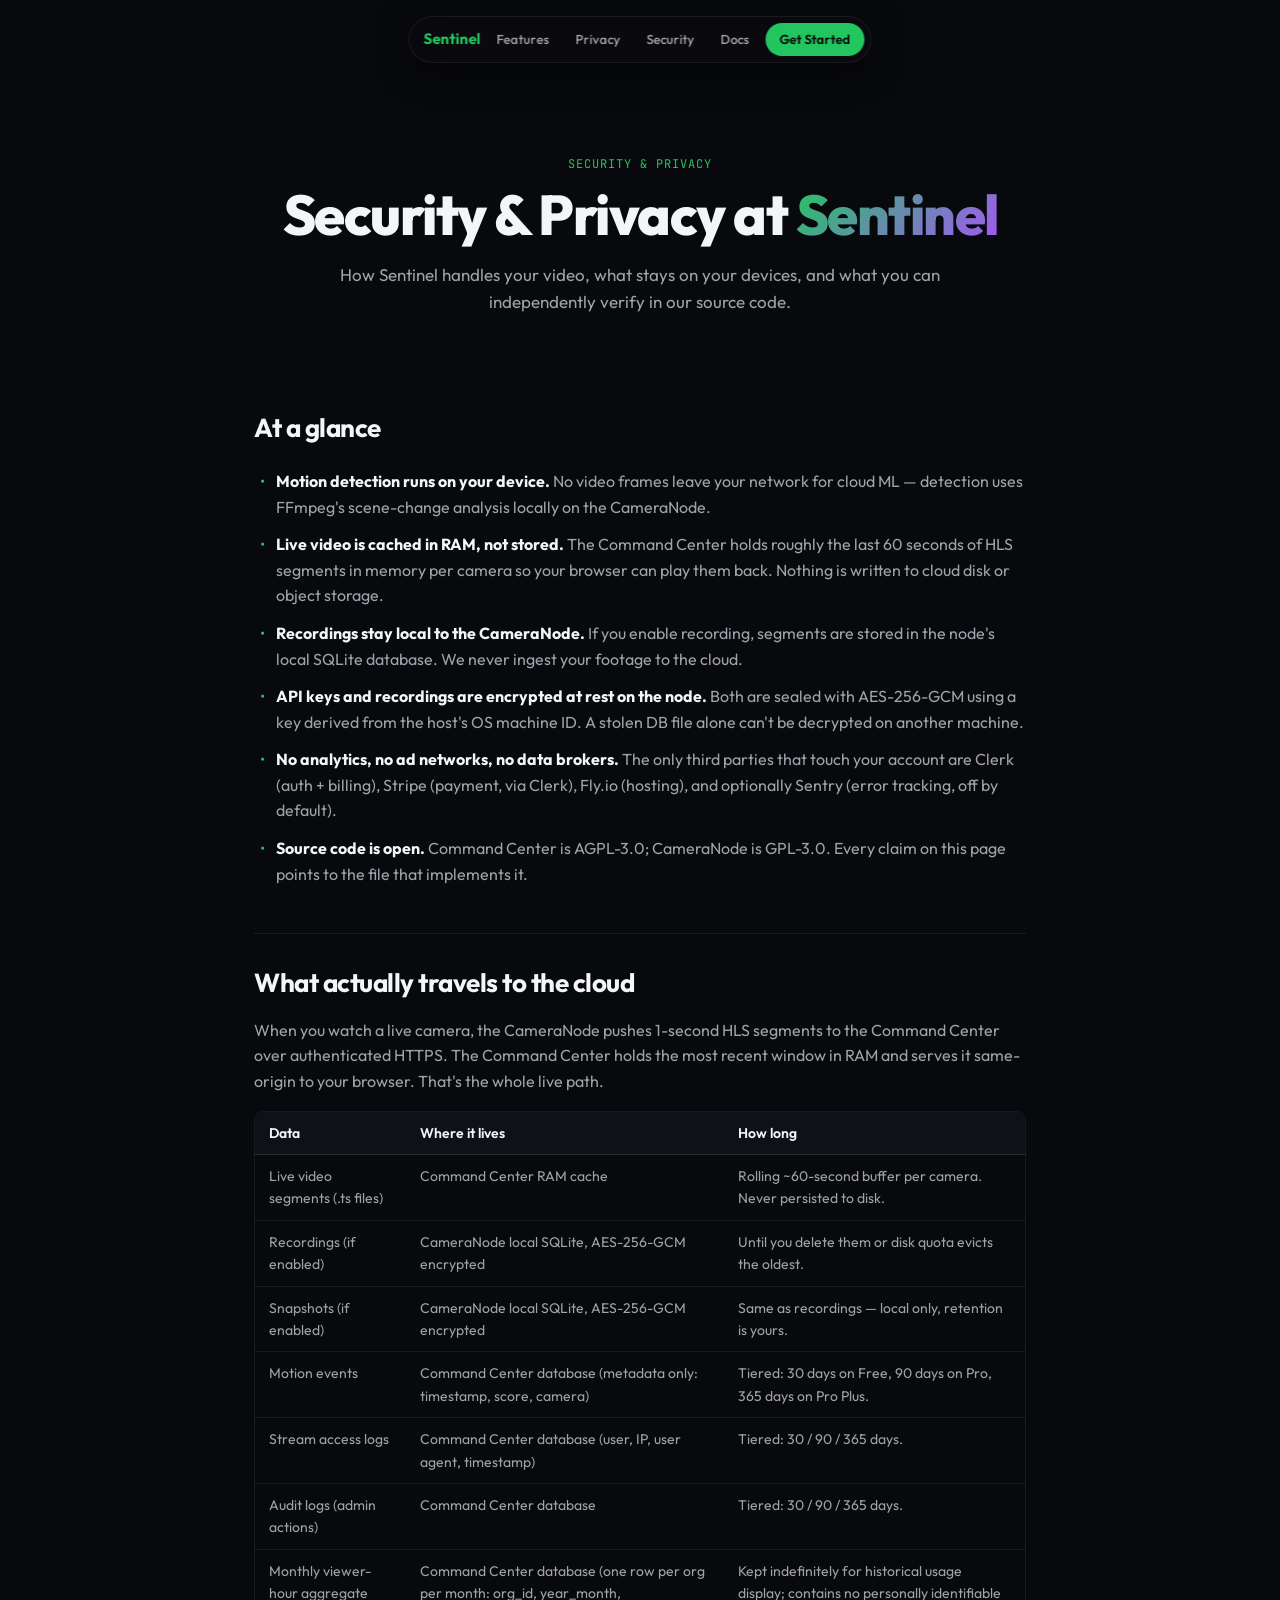
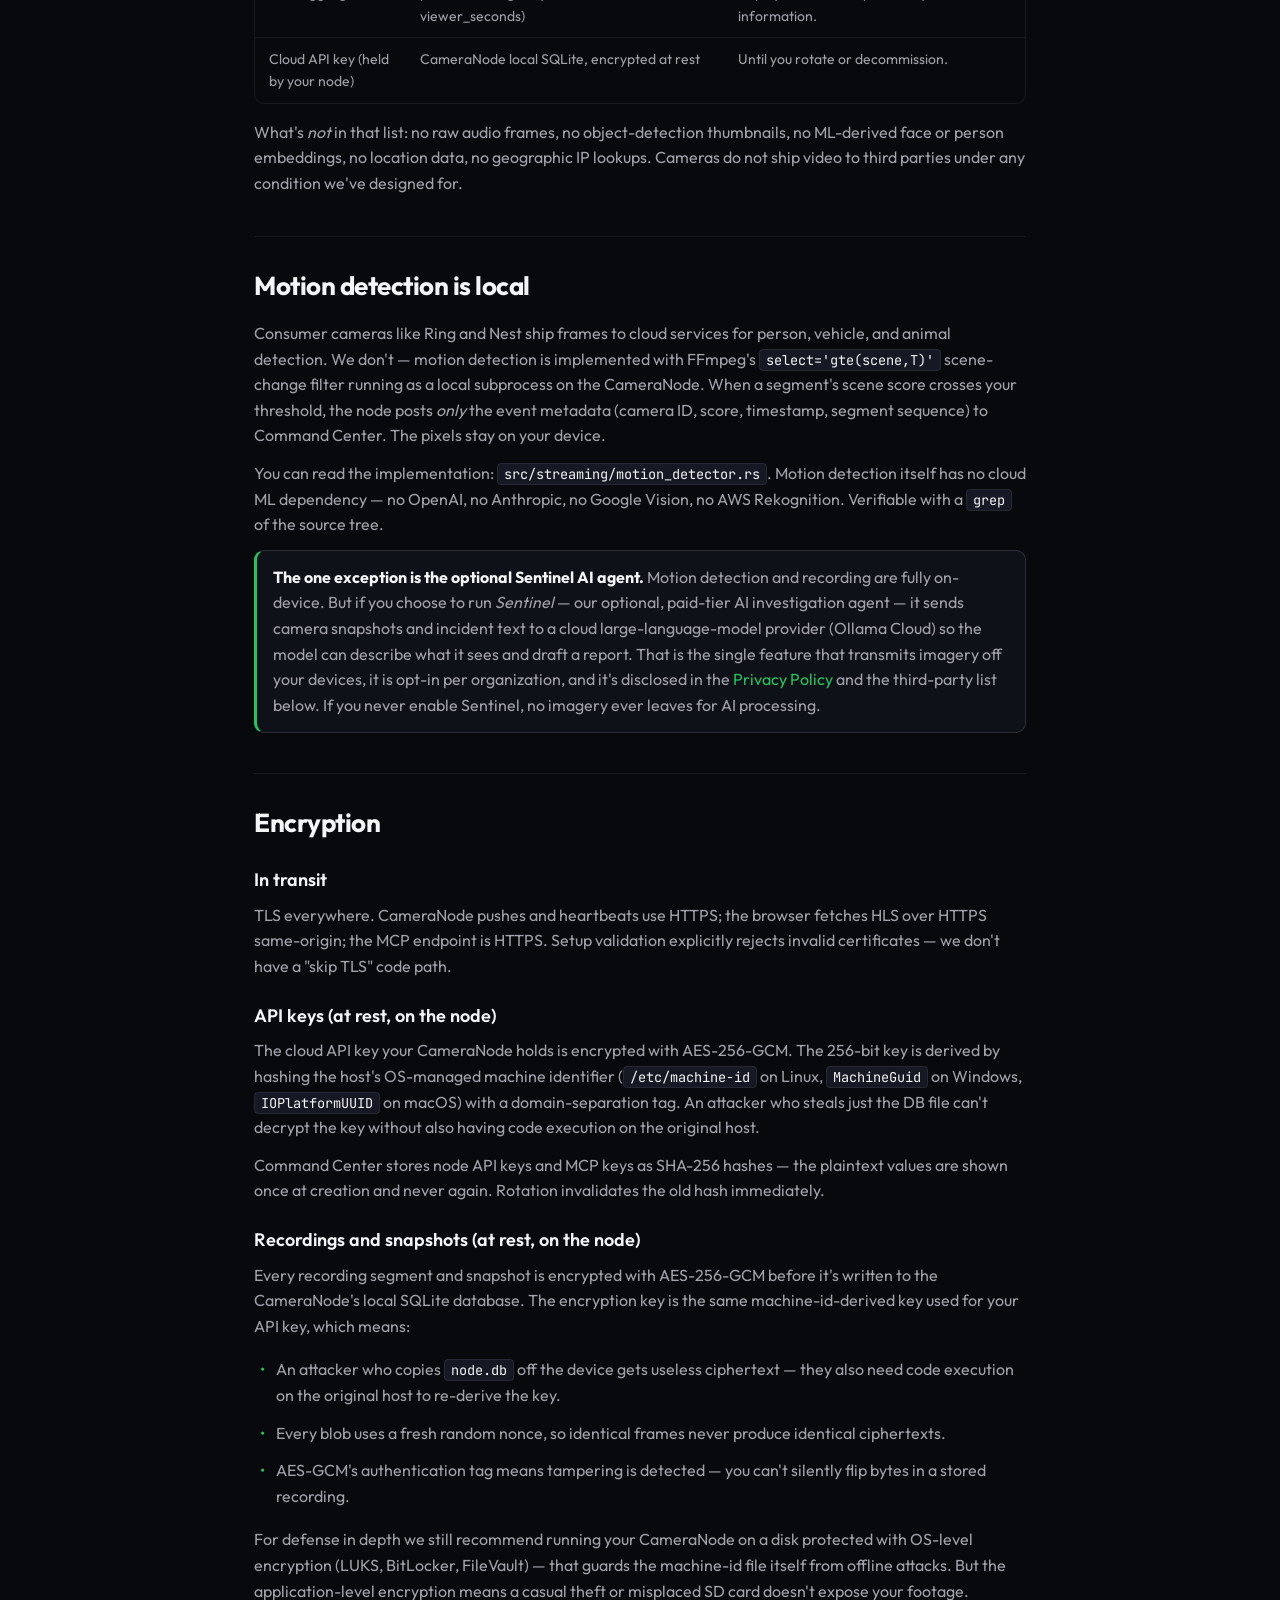
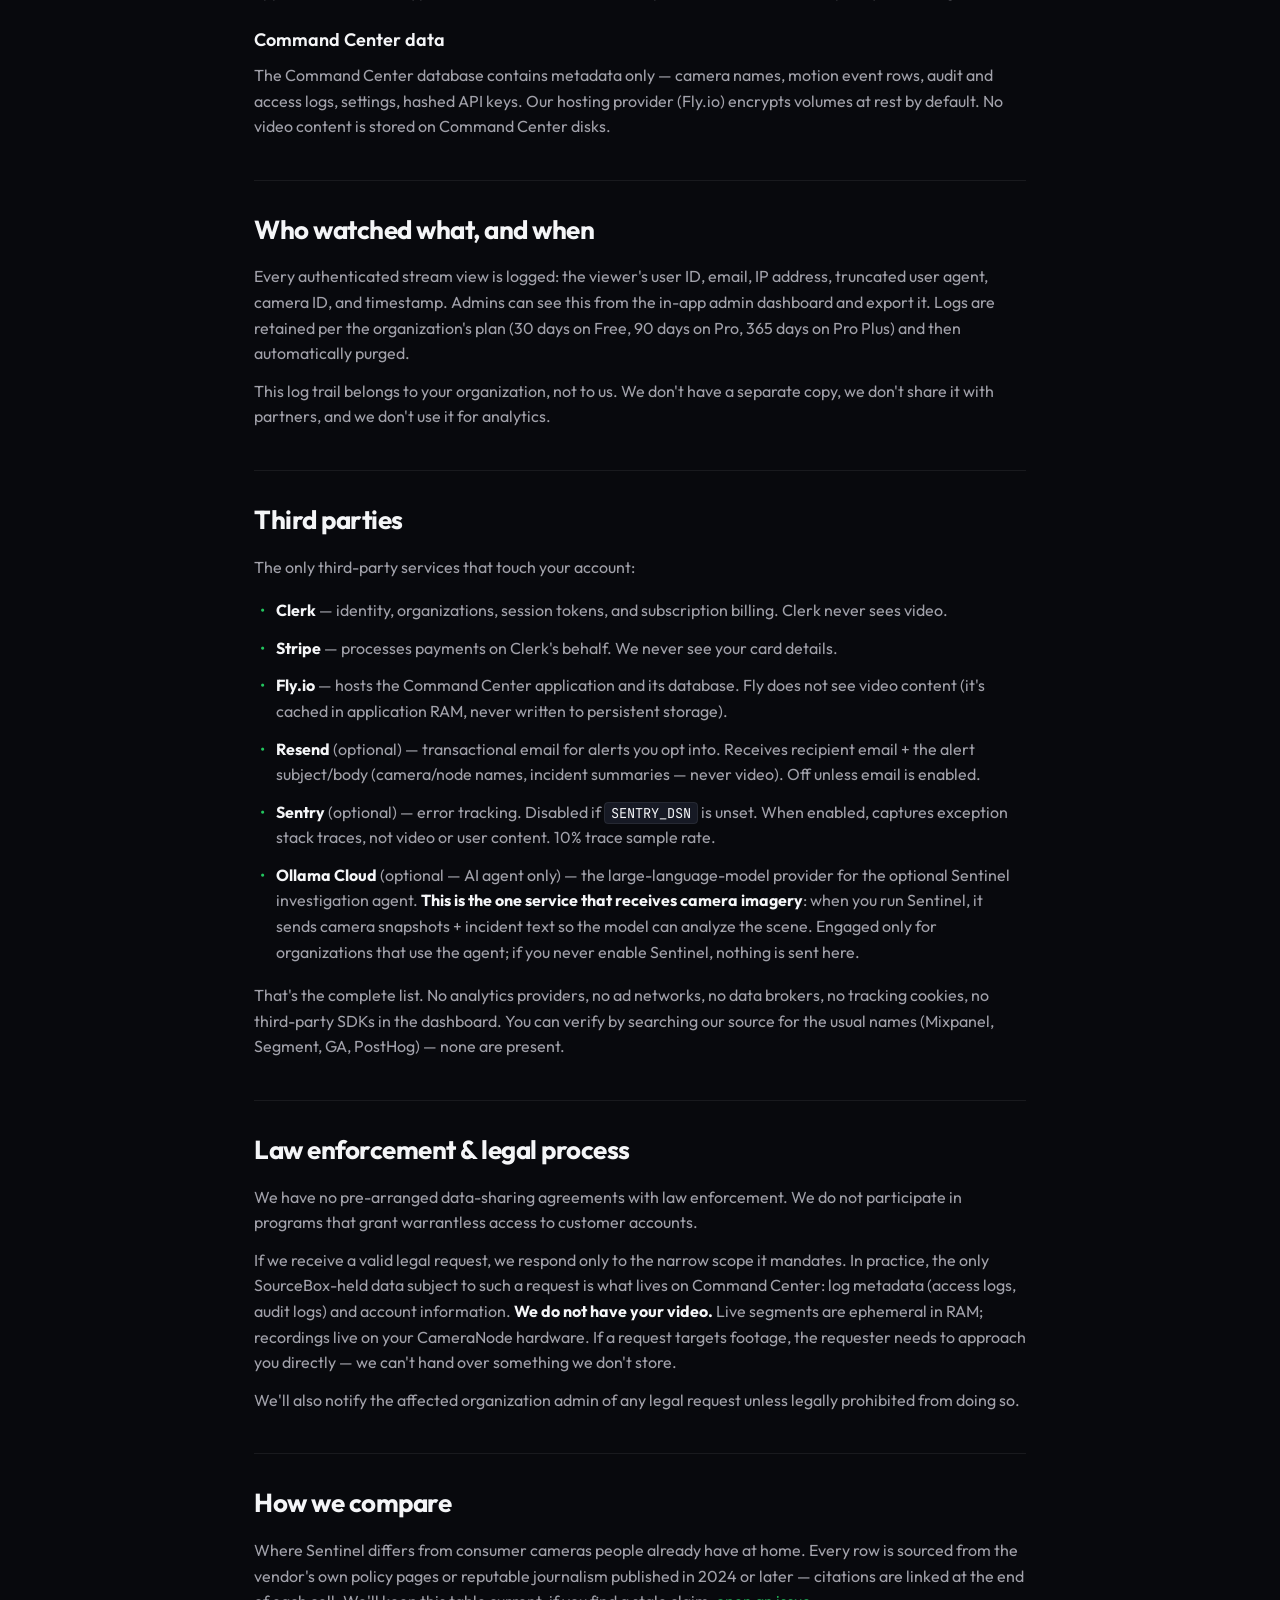
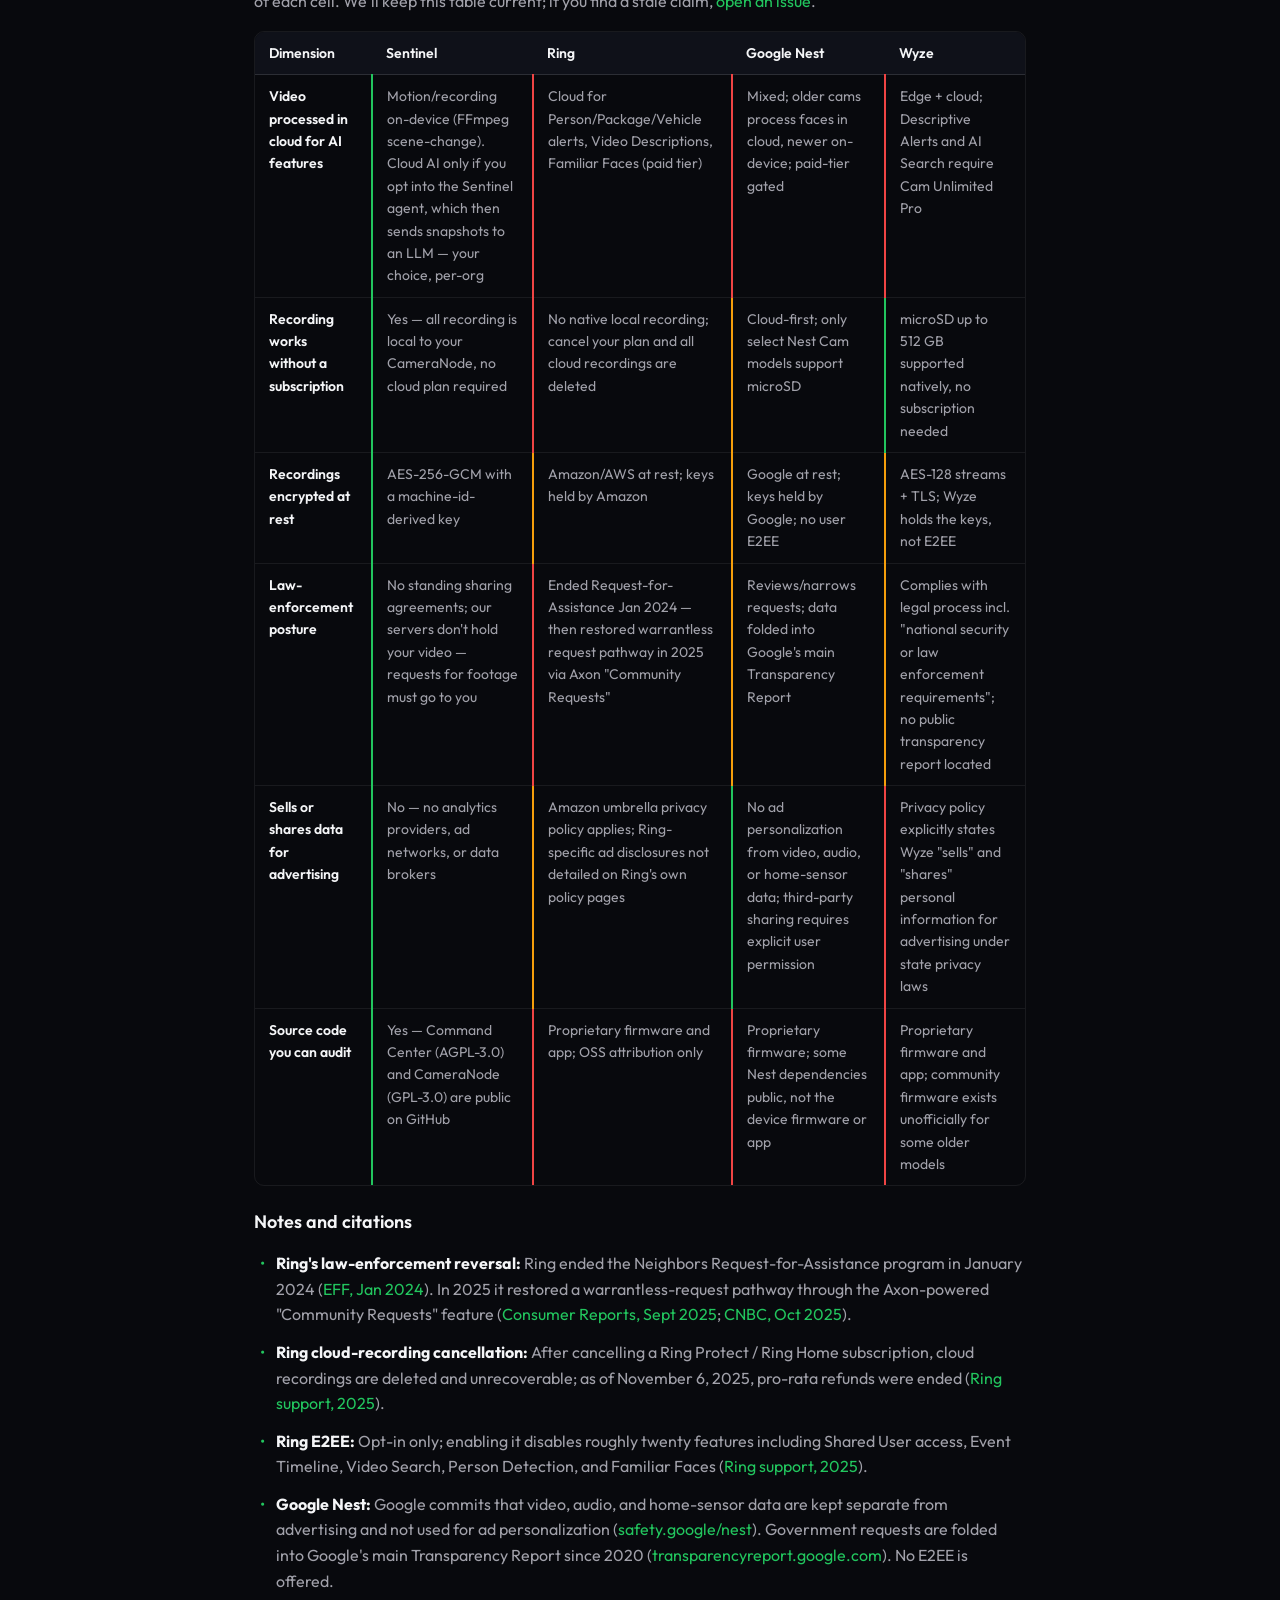
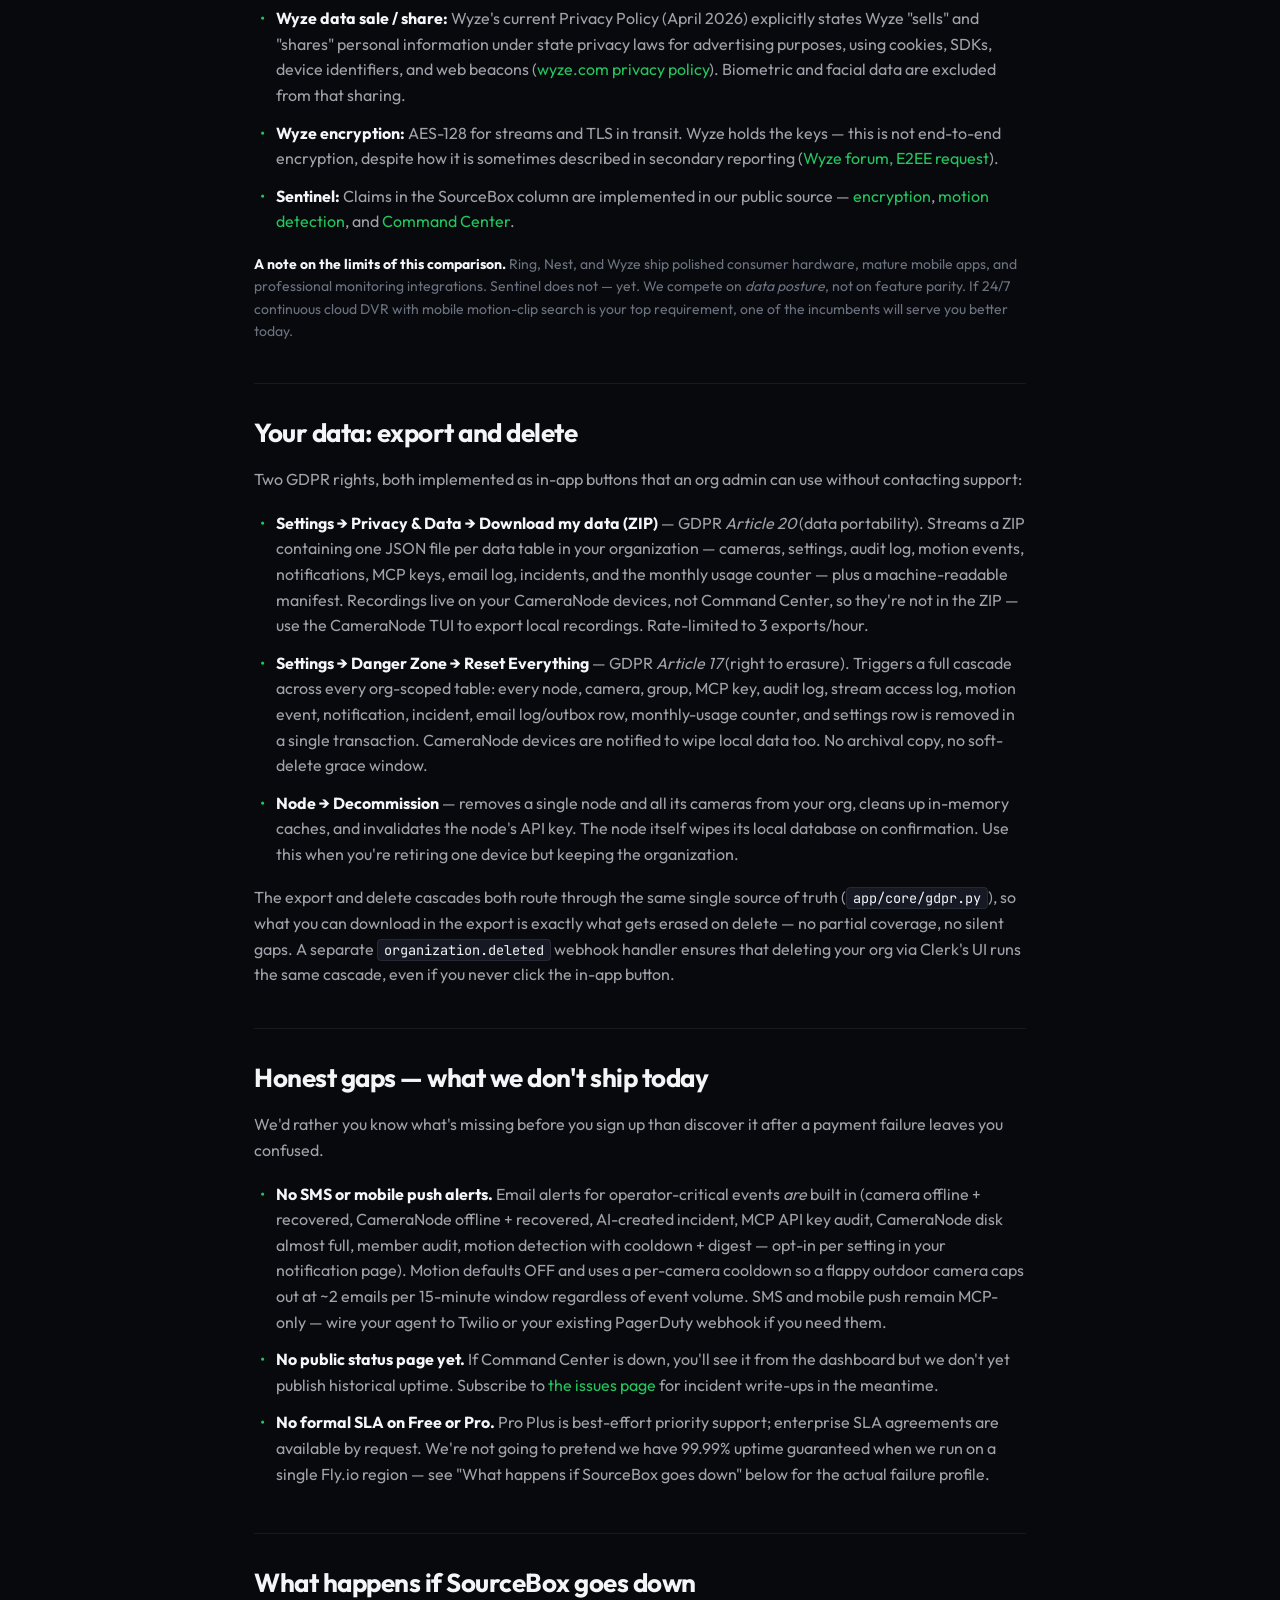
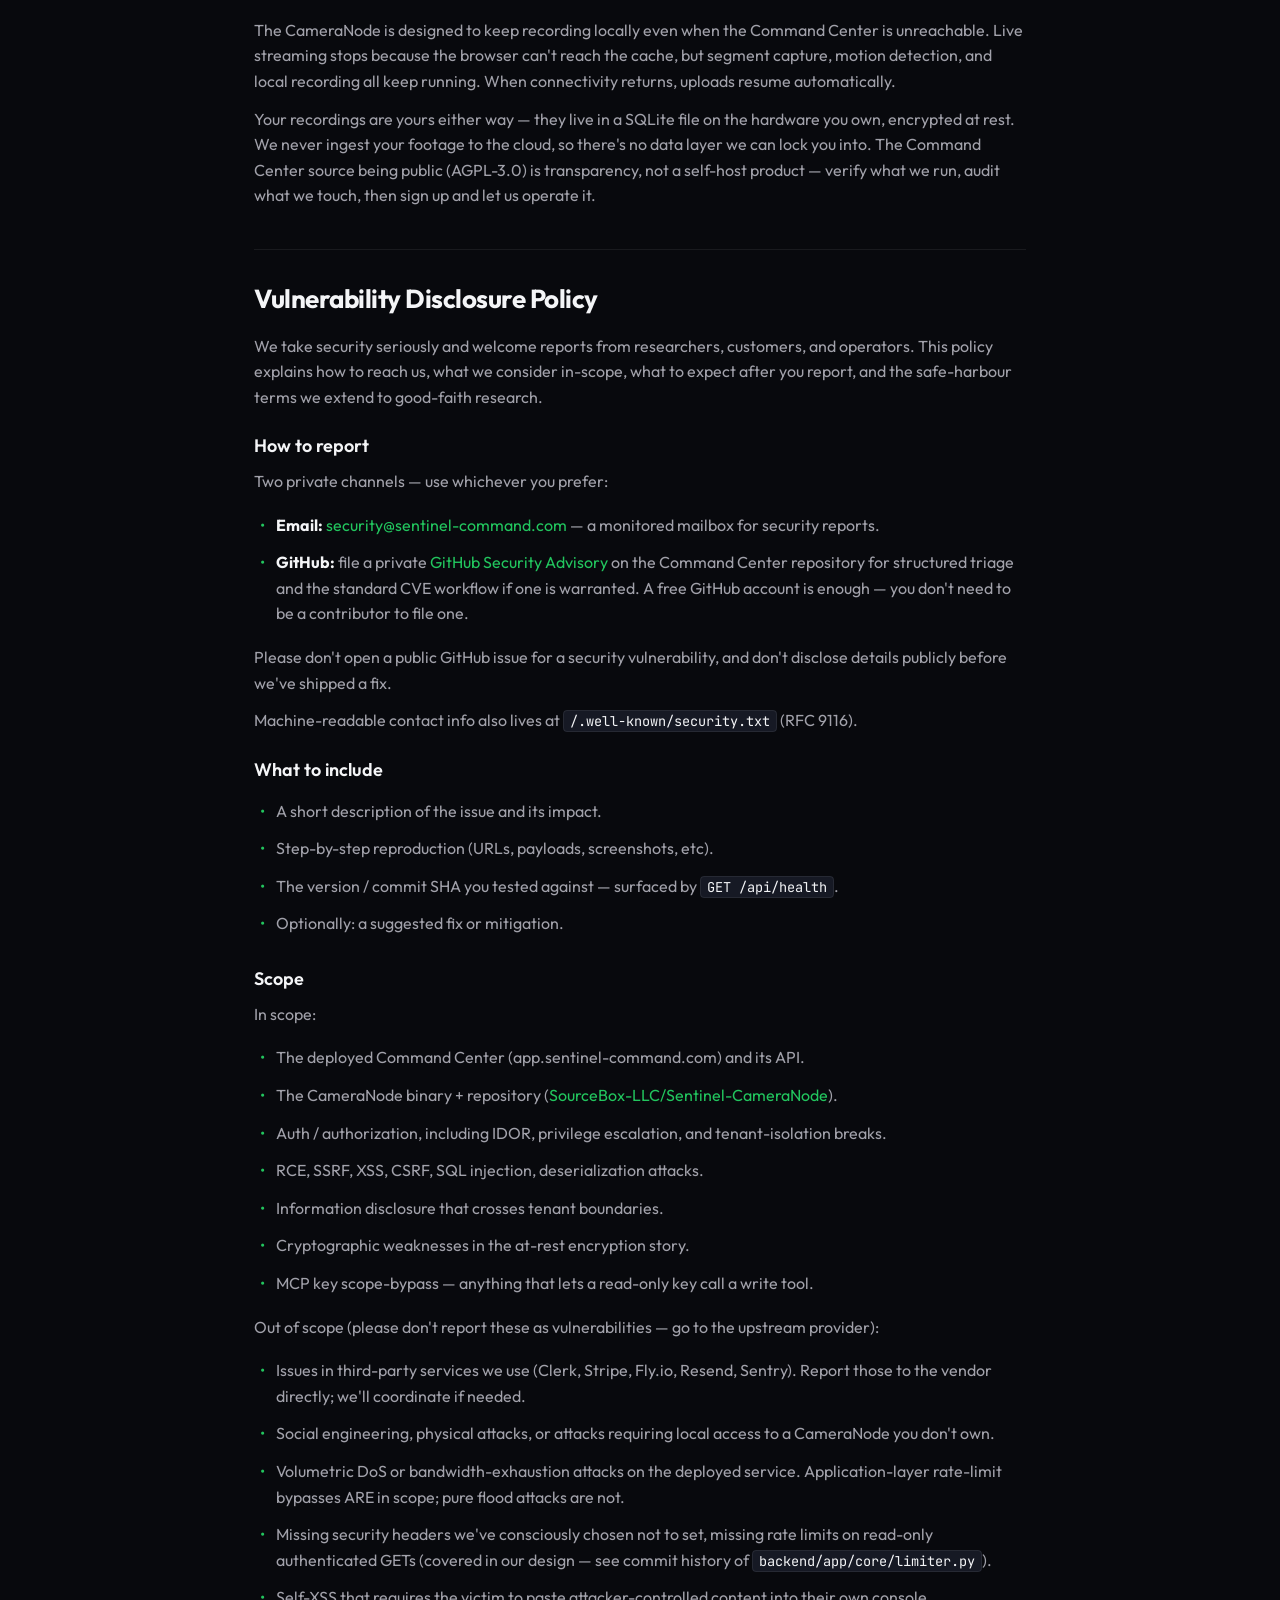
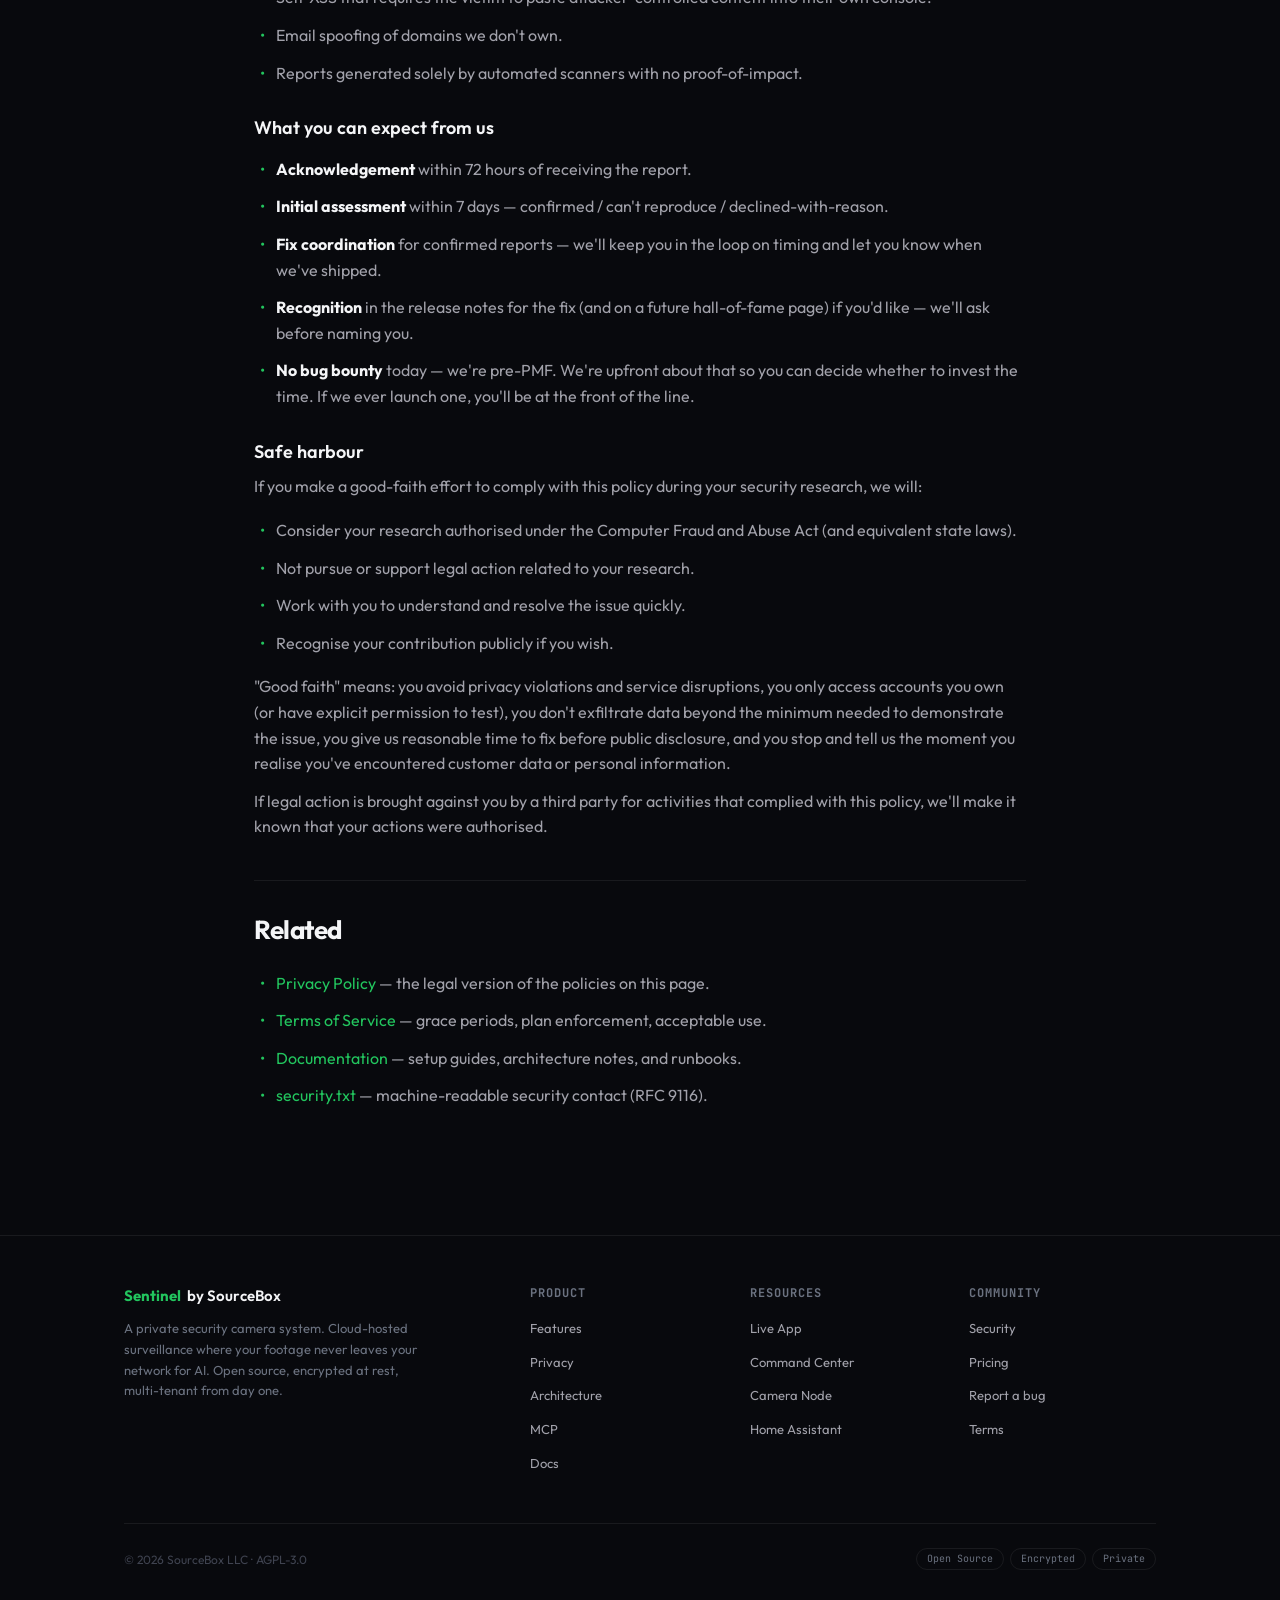
<file: docs/security/index.html>
<!DOCTYPE html>
<html lang="en">
<head>
  <meta charset="UTF-8">
  <meta name="viewport" content="width=device-width, initial-scale=1.0">
  <title>Security &amp; Privacy — Sentinel</title>
  <meta name="description" content="How Sentinel handles your video, what stays on your devices, and what you can independently verify in our source code. Includes our vulnerability disclosure policy.">
  <meta property="og:title" content="Security &amp; Privacy — Sentinel">
  <meta property="og:description" content="Motion detection on your hardware, recordings encrypted at rest on your devices, no analytics or data brokers. Every claim links to the implementing source.">
  <meta property="og:type" content="website">
  <link rel="icon" href="data:image/svg+xml,<svg xmlns='http://www.w3.org/2000/svg' viewBox='0 0 100 100'><rect width='100' height='100' rx='22' fill='%230a0a0f'/><text x='50' y='68' font-size='52' font-weight='700' text-anchor='middle' fill='%2322c55e' font-family='sans-serif'>S</text></svg>">
  <link rel="preconnect" href="https://fonts.googleapis.com">
  <link rel="preconnect" href="https://fonts.gstatic.com" crossorigin>
  <link href="https://fonts.googleapis.com/css2?family=Outfit:wght@300;400;500;600;700;800&family=JetBrains+Mono:wght@400;500;600&display=swap" rel="stylesheet">
  <style>
    :root {
      --bg: #08090d;
      --bg-1: #0f1119;
      --bg-2: #161924;
      --bg-3: #1e2230;
      --border: rgba(255,255,255,0.07);
      --border-2: rgba(255,255,255,0.12);
      --green: #22c55e;
      --green-dim: rgba(34,197,94,0.1);
      --purple: #a855f7;
      --red: #ef4444;
      --amber: #f59e0b;
      --text: #f4f5f7;
      --text-2: #a1a1aa;
      --text-3: #6b7280;
      --text-4: #3f4350;
      --grad: linear-gradient(135deg, #22c55e, #a855f7);
      --r-sm: 6px; --r-md: 10px; --r-lg: 14px;
      --max: 1080px;
      --font: 'Outfit', system-ui, sans-serif;
      --mono: 'JetBrains Mono', monospace;
    }
    *, *::before, *::after { box-sizing: border-box; margin: 0; padding: 0; }
    html { scroll-behavior: smooth; }
    body { font-family: var(--font); background: var(--bg); color: var(--text); line-height: 1.6; overflow-x: hidden; -webkit-font-smoothing: antialiased; }
    a { color: var(--green); text-decoration: none; }
    a:hover { text-decoration: underline; }
    ::selection { background: var(--green-dim); color: var(--text); }

    .nav { position: fixed; top: 16px; left: 50%; transform: translateX(-50%); z-index: 100; display: flex; align-items: center; gap: 4px; padding: 6px 6px 6px 14px; border-radius: 999px; background: rgba(10,10,15,0.75); backdrop-filter: blur(16px); -webkit-backdrop-filter: blur(16px); border: 1px solid var(--border); box-shadow: 0 8px 32px rgba(0,0,0,0.5); max-width: calc(100vw - 32px); }
    .nav a:hover { text-decoration: none; }
    .nav-brand { display: flex; align-items: center; gap: 6px; font-size: 15px; font-weight: 600; white-space: nowrap; color: var(--text); }
    .nav-brand .s { color: var(--green); font-weight: 700; }
    .nav-links { display: flex; align-items: center; gap: 2px; }
    .nav-links a { font-size: 13px; font-weight: 500; color: var(--text-2); padding: 6px 12px; border-radius: 999px; transition: all .15s; }
    .nav-links a:hover { color: var(--text); background: var(--bg-3); }
    .nav-cta { display: inline-flex; align-items: center; gap: 5px; font-size: 13px; font-weight: 600; color: #08090d !important; background: var(--green); padding: 6px 14px; border-radius: 999px; transition: all .15s; }
    .nav-cta:hover { background: #2ad66c; transform: translateY(-1px); }
    @media (max-width: 720px) { .nav-links { display: none; } }

    .wrap { max-width: var(--max); margin: 0 auto; padding: 0 24px; }
    .page-hero { padding: 150px 0 40px; text-align: center; }
    .page-hero .label { display: inline-block; font-family: var(--mono); font-size: 12px; color: var(--green); letter-spacing: 1px; text-transform: uppercase; margin-bottom: 12px; }
    .page-hero h1 { font-size: clamp(32px, 5.5vw, 56px); font-weight: 800; letter-spacing: -1.5px; line-height: 1.05; margin-bottom: 16px; }
    .page-hero h1 .grad { background: var(--grad); -webkit-background-clip: text; background-clip: text; -webkit-text-fill-color: transparent; }
    .page-hero p { font-size: 17px; color: var(--text-2); max-width: 620px; margin: 0 auto; }

    article { max-width: 820px; margin: 0 auto; padding: 24px 24px 80px; }
    article section { padding: 28px 0; border-top: 1px solid var(--border); }
    article section:first-child { border-top: none; }
    article h2 { font-size: 26px; font-weight: 700; letter-spacing: -0.5px; margin-bottom: 14px; }
    article h3 { font-size: 18px; font-weight: 600; margin: 22px 0 8px; }
    article p { color: var(--text-2); margin-bottom: 12px; }
    article p strong, article li strong { color: var(--text); }
    article ul { list-style: none; margin: 0 0 12px; }
    article ul li { color: var(--text-2); padding: 6px 0 6px 22px; position: relative; }
    article ul li::before { content: "•"; color: var(--green); position: absolute; left: 6px; }
    article code { font-family: var(--mono); font-size: 0.85em; background: var(--bg-2); border: 1px solid var(--border); border-radius: 4px; padding: 1px 6px; color: var(--text); }
    .callout { background: var(--bg-1); border: 1px solid var(--border-2); border-left: 3px solid var(--green); border-radius: var(--r-md); padding: 14px 16px; }
    .disclaimer { color: var(--text-3); font-size: 14px; }

    .table-scroll { overflow-x: auto; border: 1px solid var(--border); border-radius: var(--r-md); margin: 16px 0; }
    table { width: 100%; border-collapse: collapse; font-size: 14px; min-width: 640px; }
    thead th { text-align: left; font-weight: 600; color: var(--text); background: var(--bg-1); padding: 10px 14px; border-bottom: 1px solid var(--border-2); }
    tbody th { text-align: left; font-weight: 600; color: var(--text); padding: 10px 14px; border-bottom: 1px solid var(--border); vertical-align: top; }
    tbody td { color: var(--text-2); padding: 10px 14px; border-bottom: 1px solid var(--border); vertical-align: top; }
    tbody tr:last-child th, tbody tr:last-child td { border-bottom: none; }
    td.yes { border-left: 2px solid var(--green); }
    td.no { border-left: 2px solid var(--red); }
    td.partial { border-left: 2px solid var(--amber); }

    footer { border-top: 1px solid var(--border); padding: 48px 0 32px; }
    .fgrid { display: grid; grid-template-columns: 2fr 1fr 1fr 1fr; gap: 32px; margin-bottom: 40px; }
    @media (max-width: 720px) { .fgrid { grid-template-columns: 1fr 1fr; } }
    .fbrand p { color: var(--text-3); font-size: 13px; margin-top: 10px; max-width: 300px; }
    .fcol h5 { font-size: 12px; font-family: var(--mono); text-transform: uppercase; letter-spacing: 1px; color: var(--text-3); margin-bottom: 12px; }
    .fcol ul { list-style: none; }
    .fcol li { margin-bottom: 8px; }
    .fcol a { color: var(--text-2); font-size: 13px; }
    .fcol a:hover { color: var(--text); text-decoration: none; }
    .fbottom { display: flex; justify-content: space-between; align-items: center; gap: 12px; flex-wrap: wrap; padding-top: 24px; border-top: 1px solid var(--border); font-size: 12px; color: var(--text-4); }
    .pills { display: flex; gap: 6px; }
    .pill { font-size: 10px; font-family: var(--mono); border: 1px solid var(--border); border-radius: 999px; padding: 2px 10px; color: var(--text-3); }
  </style>
</head>
<body>

  <nav class="nav">
    <a href="/" class="nav-brand"><span class="s">Sentinel</span></a>
    <div class="nav-links">
      <a href="/#features">Features</a>
      <a href="/#privacy">Privacy</a>
      <a href="/security/">Security</a>
      <a href="/documentation/">Docs</a>
    </div>
    <a href="https://app.sentinel-command.com/sign-up" class="nav-cta">Get Started</a>
  </nav>

  <div class="page-hero">
    <div class="wrap">
      <span class="label">Security &amp; Privacy</span>
      <h1>Security &amp; Privacy at <span class="grad">Sentinel</span></h1>
      <p>How Sentinel handles your video, what stays on your devices, and what you can independently verify in our source code.</p>
    </div>
  </div>

  <article>

    <section>
      <h2>At a glance</h2>
      <ul>
        <li><strong>Motion detection runs on your device.</strong> No video frames leave your network for cloud ML — detection uses FFmpeg's scene-change analysis locally on the CameraNode.</li>
        <li><strong>Live video is cached in RAM, not stored.</strong> The Command Center holds roughly the last 60 seconds of HLS segments in memory per camera so your browser can play them back. Nothing is written to cloud disk or object storage.</li>
        <li><strong>Recordings stay local to the CameraNode.</strong> If you enable recording, segments are stored in the node's local SQLite database. We never ingest your footage to the cloud.</li>
        <li><strong>API keys and recordings are encrypted at rest on the node.</strong> Both are sealed with AES-256-GCM using a key derived from the host's OS machine ID. A stolen DB file alone can't be decrypted on another machine.</li>
        <li><strong>No analytics, no ad networks, no data brokers.</strong> The only third parties that touch your account are Clerk (auth + billing), Stripe (payment, via Clerk), Fly.io (hosting), and optionally Sentry (error tracking, off by default).</li>
        <li><strong>Source code is open.</strong> Command Center is AGPL-3.0; CameraNode is GPL-3.0. Every claim on this page points to the file that implements it.</li>
      </ul>
    </section>

    <section>
      <h2>What actually travels to the cloud</h2>
      <p>When you watch a live camera, the CameraNode pushes 1-second HLS segments to the Command Center over authenticated HTTPS. The Command Center holds the most recent window in RAM and serves it same-origin to your browser. That's the whole live path.</p>

      <div class="table-scroll">
        <table>
          <thead>
            <tr><th>Data</th><th>Where it lives</th><th>How long</th></tr>
          </thead>
          <tbody>
            <tr><td>Live video segments (.ts files)</td><td>Command Center RAM cache</td><td>Rolling ~60-second buffer per camera. Never persisted to disk.</td></tr>
            <tr><td>Recordings (if enabled)</td><td>CameraNode local SQLite, AES-256-GCM encrypted</td><td>Until you delete them or disk quota evicts the oldest.</td></tr>
            <tr><td>Snapshots (if enabled)</td><td>CameraNode local SQLite, AES-256-GCM encrypted</td><td>Same as recordings — local only, retention is yours.</td></tr>
            <tr><td>Motion events</td><td>Command Center database (metadata only: timestamp, score, camera)</td><td>Tiered: 30 days on Free, 90 days on Pro, 365 days on Pro Plus.</td></tr>
            <tr><td>Stream access logs</td><td>Command Center database (user, IP, user agent, timestamp)</td><td>Tiered: 30 / 90 / 365 days.</td></tr>
            <tr><td>Audit logs (admin actions)</td><td>Command Center database</td><td>Tiered: 30 / 90 / 365 days.</td></tr>
            <tr><td>Monthly viewer-hour aggregate</td><td>Command Center database (one row per org per month: org_id, year_month, viewer_seconds)</td><td>Kept indefinitely for historical usage display; contains no personally identifiable information.</td></tr>
            <tr><td>Cloud API key (held by your node)</td><td>CameraNode local SQLite, encrypted at rest</td><td>Until you rotate or decommission.</td></tr>
          </tbody>
        </table>
      </div>

      <p>What's <em>not</em> in that list: no raw audio frames, no object-detection thumbnails, no ML-derived face or person embeddings, no location data, no geographic IP lookups. Cameras do not ship video to third parties under any condition we've designed for.</p>
    </section>

    <section>
      <h2>Motion detection is local</h2>
      <p>Consumer cameras like Ring and Nest ship frames to cloud services for person, vehicle, and animal detection. We don't — motion detection is implemented with FFmpeg's <code>select='gte(scene,T)'</code> scene-change filter running as a local subprocess on the CameraNode. When a segment's scene score crosses your threshold, the node posts <em>only</em> the event metadata (camera ID, score, timestamp, segment sequence) to Command Center. The pixels stay on your device.</p>
      <p>You can read the implementation: <a href="https://github.com/SourceBox-LLC/Sentinel-CameraNode/blob/master/src/streaming/motion_detector.rs" target="_blank" rel="noopener noreferrer"><code>src/streaming/motion_detector.rs</code></a>. Motion detection itself has no cloud ML dependency — no OpenAI, no Anthropic, no Google Vision, no AWS Rekognition. Verifiable with a <code>grep</code> of the source tree.</p>
      <p class="callout"><strong>The one exception is the optional Sentinel AI agent.</strong> Motion detection and recording are fully on-device. But if you choose to run <em>Sentinel</em> — our optional, paid-tier AI investigation agent — it sends camera snapshots and incident text to a cloud large-language-model provider (Ollama Cloud) so the model can describe what it sees and draft a report. That is the single feature that transmits imagery off your devices, it is opt-in per organization, and it's disclosed in the <a href="/legal/privacy/">Privacy Policy</a> and the third-party list below. If you never enable Sentinel, no imagery ever leaves for AI processing.</p>
    </section>

    <section>
      <h2>Encryption</h2>

      <h3>In transit</h3>
      <p>TLS everywhere. CameraNode pushes and heartbeats use HTTPS; the browser fetches HLS over HTTPS same-origin; the MCP endpoint is HTTPS. Setup validation explicitly rejects invalid certificates — we don't have a "skip TLS" code path.</p>

      <h3>API keys (at rest, on the node)</h3>
      <p>The cloud API key your CameraNode holds is encrypted with AES-256-GCM. The 256-bit key is derived by hashing the host's OS-managed machine identifier (<code>/etc/machine-id</code> on Linux, <code>MachineGuid</code> on Windows, <code>IOPlatformUUID</code> on macOS) with a domain-separation tag. An attacker who steals just the DB file can't decrypt the key without also having code execution on the original host.</p>
      <p>Command Center stores node API keys and MCP keys as SHA-256 hashes — the plaintext values are shown once at creation and never again. Rotation invalidates the old hash immediately.</p>

      <h3>Recordings and snapshots (at rest, on the node)</h3>
      <p>Every recording segment and snapshot is encrypted with AES-256-GCM before it's written to the CameraNode's local SQLite database. The encryption key is the same machine-id-derived key used for your API key, which means:</p>
      <ul>
        <li>An attacker who copies <code>node.db</code> off the device gets useless ciphertext — they also need code execution on the original host to re-derive the key.</li>
        <li>Every blob uses a fresh random nonce, so identical frames never produce identical ciphertexts.</li>
        <li>AES-GCM's authentication tag means tampering is detected — you can't silently flip bytes in a stored recording.</li>
      </ul>
      <p>For defense in depth we still recommend running your CameraNode on a disk protected with OS-level encryption (LUKS, BitLocker, FileVault) — that guards the machine-id file itself from offline attacks. But the application-level encryption means a casual theft or misplaced SD card doesn't expose your footage.</p>

      <h3>Command Center data</h3>
      <p>The Command Center database contains metadata only — camera names, motion event rows, audit and access logs, settings, hashed API keys. Our hosting provider (Fly.io) encrypts volumes at rest by default. No video content is stored on Command Center disks.</p>
    </section>

    <section>
      <h2>Who watched what, and when</h2>
      <p>Every authenticated stream view is logged: the viewer's user ID, email, IP address, truncated user agent, camera ID, and timestamp. Admins can see this from the in-app admin dashboard and export it. Logs are retained per the organization's plan (30 days on Free, 90 days on Pro, 365 days on Pro Plus) and then automatically purged.</p>
      <p>This log trail belongs to your organization, not to us. We don't have a separate copy, we don't share it with partners, and we don't use it for analytics.</p>
    </section>

    <section>
      <h2>Third parties</h2>
      <p>The only third-party services that touch your account:</p>
      <ul>
        <li><strong>Clerk</strong> — identity, organizations, session tokens, and subscription billing. Clerk never sees video.</li>
        <li><strong>Stripe</strong> — processes payments on Clerk's behalf. We never see your card details.</li>
        <li><strong>Fly.io</strong> — hosts the Command Center application and its database. Fly does not see video content (it's cached in application RAM, never written to persistent storage).</li>
        <li><strong>Resend</strong> (optional) — transactional email for alerts you opt into. Receives recipient email + the alert subject/body (camera/node names, incident summaries — never video). Off unless email is enabled.</li>
        <li><strong>Sentry</strong> (optional) — error tracking. Disabled if <code>SENTRY_DSN</code> is unset. When enabled, captures exception stack traces, not video or user content. 10% trace sample rate.</li>
        <li><strong>Ollama Cloud</strong> (optional — AI agent only) — the large-language-model provider for the optional Sentinel investigation agent. <strong>This is the one service that receives camera imagery</strong>: when you run Sentinel, it sends camera snapshots + incident text so the model can analyze the scene. Engaged only for organizations that use the agent; if you never enable Sentinel, nothing is sent here.</li>
      </ul>
      <p>That's the complete list. No analytics providers, no ad networks, no data brokers, no tracking cookies, no third-party SDKs in the dashboard. You can verify by searching our source for the usual names (Mixpanel, Segment, GA, PostHog) — none are present.</p>
    </section>

    <section>
      <h2>Law enforcement &amp; legal process</h2>
      <p>We have no pre-arranged data-sharing agreements with law enforcement. We do not participate in programs that grant warrantless access to customer accounts.</p>
      <p>If we receive a valid legal request, we respond only to the narrow scope it mandates. In practice, the only SourceBox-held data subject to such a request is what lives on Command Center: log metadata (access logs, audit logs) and account information. <strong>We do not have your video.</strong> Live segments are ephemeral in RAM; recordings live on your CameraNode hardware. If a request targets footage, the requester needs to approach you directly — we can't hand over something we don't store.</p>
      <p>We'll also notify the affected organization admin of any legal request unless legally prohibited from doing so.</p>
    </section>

    <section>
      <h2>How we compare</h2>
      <p>Where Sentinel differs from consumer cameras people already have at home. Every row is sourced from the vendor's own policy pages or reputable journalism published in 2024 or later — citations are linked at the end of each cell. We'll keep this table current; if you find a stale claim, <a href="https://github.com/SourceBox-LLC/Sentinel-Command/issues" target="_blank" rel="noopener noreferrer">open an issue</a>.</p>

      <div class="table-scroll">
        <table>
          <thead>
            <tr>
              <th scope="col">Dimension</th>
              <th scope="col">Sentinel</th>
              <th scope="col">Ring</th>
              <th scope="col">Google Nest</th>
              <th scope="col">Wyze</th>
            </tr>
          </thead>
          <tbody>
            <tr>
              <th scope="row">Video processed in cloud for AI features</th>
              <td class="yes">Motion/recording on-device (FFmpeg scene-change). Cloud AI only if you opt into the Sentinel agent, which then sends snapshots to an LLM — your choice, per-org</td>
              <td class="no">Cloud for Person/Package/Vehicle alerts, Video Descriptions, Familiar Faces (paid tier)</td>
              <td class="no">Mixed; older cams process faces in cloud, newer on-device; paid-tier gated</td>
              <td class="no">Edge + cloud; Descriptive Alerts and AI Search require Cam Unlimited Pro</td>
            </tr>
            <tr>
              <th scope="row">Recording works without a subscription</th>
              <td class="yes">Yes — all recording is local to your CameraNode, no cloud plan required</td>
              <td class="no">No native local recording; cancel your plan and all cloud recordings are deleted</td>
              <td class="partial">Cloud-first; only select Nest Cam models support microSD</td>
              <td class="yes">microSD up to 512 GB supported natively, no subscription needed</td>
            </tr>
            <tr>
              <th scope="row">Recordings encrypted at rest</th>
              <td class="yes">AES-256-GCM with a machine-id-derived key</td>
              <td class="partial">Amazon/AWS at rest; keys held by Amazon</td>
              <td class="partial">Google at rest; keys held by Google; no user E2EE</td>
              <td class="partial">AES-128 streams + TLS; Wyze holds the keys, not E2EE</td>
            </tr>
            <tr>
              <th scope="row">Law-enforcement posture</th>
              <td class="yes">No standing sharing agreements; our servers don't hold your video — requests for footage must go to you</td>
              <td class="no">Ended Request-for-Assistance Jan 2024 — then restored warrantless request pathway in 2025 via Axon "Community Requests"</td>
              <td class="partial">Reviews/narrows requests; data folded into Google's main Transparency Report</td>
              <td class="partial">Complies with legal process incl. "national security or law enforcement requirements"; no public transparency report located</td>
            </tr>
            <tr>
              <th scope="row">Sells or shares data for advertising</th>
              <td class="yes">No — no analytics providers, ad networks, or data brokers</td>
              <td class="partial">Amazon umbrella privacy policy applies; Ring-specific ad disclosures not detailed on Ring's own policy pages</td>
              <td class="yes">No ad personalization from video, audio, or home-sensor data; third-party sharing requires explicit user permission</td>
              <td class="no">Privacy policy explicitly states Wyze "sells" and "shares" personal information for advertising under state privacy laws</td>
            </tr>
            <tr>
              <th scope="row">Source code you can audit</th>
              <td class="yes">Yes — Command Center (AGPL-3.0) and CameraNode (GPL-3.0) are public on GitHub</td>
              <td class="no">Proprietary firmware and app; OSS attribution only</td>
              <td class="no">Proprietary firmware; some Nest dependencies public, not the device firmware or app</td>
              <td class="no">Proprietary firmware and app; community firmware exists unofficially for some older models</td>
            </tr>
          </tbody>
        </table>
      </div>

      <h3>Notes and citations</h3>
      <ul>
        <li><strong>Ring's law-enforcement reversal:</strong> Ring ended the Neighbors Request-for-Assistance program in January 2024 (<a href="https://www.eff.org/deeplinks/2024/01/ring-announces-it-will-no-longer-facilitate-police-requests-footage-users" target="_blank" rel="noopener noreferrer">EFF, Jan 2024</a>). In 2025 it restored a warrantless-request pathway through the Axon-powered "Community Requests" feature (<a href="https://www.consumerreports.org/electronics/privacy/ring-community-requests-lets-police-ask-for-user-videos-a2437818485/" target="_blank" rel="noopener noreferrer">Consumer Reports, Sept 2025</a>; <a href="https://www.cnbc.com/2025/10/16/amazon-ring-cameras-surveillance-law-enforcement-crime-police-investigations.html" target="_blank" rel="noopener noreferrer">CNBC, Oct 2025</a>).</li>
        <li><strong>Ring cloud-recording cancellation:</strong> After cancelling a Ring Protect / Ring Home subscription, cloud recordings are deleted and unrecoverable; as of November 6, 2025, pro-rata refunds were ended (<a href="https://ring.com/support/articles/0p7eu/Cancel-Ring-Protect-Subscription-Plan" target="_blank" rel="noopener noreferrer">Ring support, 2025</a>).</li>
        <li><strong>Ring E2EE:</strong> Opt-in only; enabling it disables roughly twenty features including Shared User access, Event Timeline, Video Search, Person Detection, and Familiar Faces (<a href="https://ring.com/support/articles/7e3lk/using-video-end-to-end-encryption-e2ee" target="_blank" rel="noopener noreferrer">Ring support, 2025</a>).</li>
        <li><strong>Google Nest:</strong> Google commits that video, audio, and home-sensor data are kept separate from advertising and not used for ad personalization (<a href="https://safety.google/nest/" target="_blank" rel="noopener noreferrer">safety.google/nest</a>). Government requests are folded into Google's main Transparency Report since 2020 (<a href="https://transparencyreport.google.com/user-data/overview" target="_blank" rel="noopener noreferrer">transparencyreport.google.com</a>). No E2EE is offered.</li>
        <li><strong>Wyze data sale / share:</strong> Wyze's current Privacy Policy (April 2026) explicitly states Wyze "sells" and "shares" personal information under state privacy laws for advertising purposes, using cookies, SDKs, device identifiers, and web beacons (<a href="https://www.wyze.com/policies/privacy-policy" target="_blank" rel="noopener noreferrer">wyze.com privacy policy</a>). Biometric and facial data are excluded from that sharing.</li>
        <li><strong>Wyze encryption:</strong> AES-128 for streams and TLS in transit. Wyze holds the keys — this is not end-to-end encryption, despite how it is sometimes described in secondary reporting (<a href="https://forums.wyze.com/t/end-to-end-encryption-e2ee/81562" target="_blank" rel="noopener noreferrer">Wyze forum, E2EE request</a>).</li>
        <li><strong>Sentinel:</strong> Claims in the SourceBox column are implemented in our public source — <a href="https://github.com/SourceBox-LLC/Sentinel-CameraNode/blob/master/src/storage/database.rs" target="_blank" rel="noopener noreferrer">encryption</a>, <a href="https://github.com/SourceBox-LLC/Sentinel-CameraNode/blob/master/src/streaming/motion_detector.rs" target="_blank" rel="noopener noreferrer">motion detection</a>, and <a href="https://github.com/SourceBox-LLC/Sentinel-Command" target="_blank" rel="noopener noreferrer">Command Center</a>.</li>
      </ul>

      <p class="disclaimer"><strong>A note on the limits of this comparison.</strong> Ring, Nest, and Wyze ship polished consumer hardware, mature mobile apps, and professional monitoring integrations. Sentinel does not — yet. We compete on <em>data posture</em>, not on feature parity. If 24/7 continuous cloud DVR with mobile motion-clip search is your top requirement, one of the incumbents will serve you better today.</p>
    </section>

    <section>
      <h2>Your data: export and delete</h2>
      <p>Two GDPR rights, both implemented as in-app buttons that an org admin can use without contacting support:</p>
      <ul>
        <li><strong>Settings &rarr; Privacy &amp; Data &rarr; Download my data (ZIP)</strong> &mdash; GDPR <em>Article 20</em> (data portability). Streams a ZIP containing one JSON file per data table in your organization &mdash; cameras, settings, audit log, motion events, notifications, MCP keys, email log, incidents, and the monthly usage counter &mdash; plus a machine-readable manifest. Recordings live on your CameraNode devices, not Command Center, so they're not in the ZIP &mdash; use the CameraNode TUI to export local recordings. Rate-limited to 3 exports/hour.</li>
        <li><strong>Settings &rarr; Danger Zone &rarr; Reset Everything</strong> &mdash; GDPR <em>Article 17</em> (right to erasure). Triggers a full cascade across every org-scoped table: every node, camera, group, MCP key, audit log, stream access log, motion event, notification, incident, email log/outbox row, monthly-usage counter, and settings row is removed in a single transaction. CameraNode devices are notified to wipe local data too. No archival copy, no soft-delete grace window.</li>
        <li><strong>Node &rarr; Decommission</strong> &mdash; removes a single node and all its cameras from your org, cleans up in-memory caches, and invalidates the node's API key. The node itself wipes its local database on confirmation. Use this when you're retiring one device but keeping the organization.</li>
      </ul>
      <p>The export and delete cascades both route through the same single source of truth (<code>app/core/gdpr.py</code>), so what you can download in the export is exactly what gets erased on delete &mdash; no partial coverage, no silent gaps. A separate <code>organization.deleted</code> webhook handler ensures that deleting your org via Clerk's UI runs the same cascade, even if you never click the in-app button.</p>
    </section>

    <section>
      <h2>Honest gaps — what we don't ship today</h2>
      <p>We'd rather you know what's missing before you sign up than discover it after a payment failure leaves you confused.</p>
      <ul>
        <li><strong>No SMS or mobile push alerts.</strong> Email alerts for operator-critical events <em>are</em> built in (camera offline + recovered, CameraNode offline + recovered, AI-created incident, MCP API key audit, CameraNode disk almost full, member audit, motion detection with cooldown + digest — opt-in per setting in your notification page). Motion defaults OFF and uses a per-camera cooldown so a flappy outdoor camera caps out at ~2 emails per 15-minute window regardless of event volume. SMS and mobile push remain MCP-only — wire your agent to Twilio or your existing PagerDuty webhook if you need them.</li>
        <li><strong>No public status page yet.</strong> If Command Center is down, you'll see it from the dashboard but we don't yet publish historical uptime. Subscribe to <a href="https://github.com/SourceBox-LLC/Sentinel-Command/issues" target="_blank" rel="noopener noreferrer">the issues page</a> for incident write-ups in the meantime.</li>
        <li><strong>No formal SLA on Free or Pro.</strong> Pro Plus is best-effort priority support; enterprise SLA agreements are available by request. We're not going to pretend we have 99.99% uptime guaranteed when we run on a single Fly.io region — see "What happens if SourceBox goes down" below for the actual failure profile.</li>
      </ul>
    </section>

    <section>
      <h2>What happens if SourceBox goes down</h2>
      <p>The CameraNode is designed to keep recording locally even when the Command Center is unreachable. Live streaming stops because the browser can't reach the cache, but segment capture, motion detection, and local recording all keep running. When connectivity returns, uploads resume automatically.</p>
      <p>Your recordings are yours either way — they live in a SQLite file on the hardware you own, encrypted at rest. We never ingest your footage to the cloud, so there's no data layer we can lock you into. The Command Center source being public (AGPL-3.0) is transparency, not a self-host product — verify what we run, audit what we touch, then sign up and let us operate it.</p>
    </section>

    <!--
      The id="vulnerability-disclosure" anchor is referenced from the
      app's /.well-known/security.txt Policy: field and from SECURITY.md
      in the Command Center repo — DO NOT rename without updating
      backend/app/api/well_known.py there (and ideally publishing a
      redirect, since security scanners cache the policy URL).
    -->
    <section id="vulnerability-disclosure">
      <h2>Vulnerability Disclosure Policy</h2>
      <p>We take security seriously and welcome reports from researchers, customers, and operators. This policy explains how to reach us, what we consider in-scope, what to expect after you report, and the safe-harbour terms we extend to good-faith research.</p>

      <h3>How to report</h3>
      <p>Two private channels — use whichever you prefer:</p>
      <ul>
        <li><strong>Email:</strong> <a href="mailto:security@sentinel-command.com">security@sentinel-command.com</a> — a monitored mailbox for security reports.</li>
        <li><strong>GitHub:</strong> file a private <a href="https://github.com/SourceBox-LLC/Sentinel-Command/security/advisories/new" target="_blank" rel="noopener noreferrer">GitHub Security Advisory</a> on the Command Center repository for structured triage and the standard CVE workflow if one is warranted. A free GitHub account is enough &mdash; you don't need to be a contributor to file one.</li>
      </ul>
      <p>Please don't open a public GitHub issue for a security vulnerability, and don't disclose details publicly before we've shipped a fix.</p>
      <p>Machine-readable contact info also lives at <a href="https://app.sentinel-command.com/.well-known/security.txt" target="_blank" rel="noopener noreferrer"><code>/.well-known/security.txt</code></a> (RFC 9116).</p>

      <h3>What to include</h3>
      <ul>
        <li>A short description of the issue and its impact.</li>
        <li>Step-by-step reproduction (URLs, payloads, screenshots, etc).</li>
        <li>The version / commit SHA you tested against — surfaced by <a href="https://app.sentinel-command.com/api/health" target="_blank" rel="noopener noreferrer"><code>GET /api/health</code></a>.</li>
        <li>Optionally: a suggested fix or mitigation.</li>
      </ul>

      <h3>Scope</h3>
      <p>In scope:</p>
      <ul>
        <li>The deployed Command Center (app.sentinel-command.com) and its API.</li>
        <li>The CameraNode binary + repository (<a href="https://github.com/SourceBox-LLC/Sentinel-CameraNode" target="_blank" rel="noopener noreferrer">SourceBox-LLC/Sentinel-CameraNode</a>).</li>
        <li>Auth / authorization, including IDOR, privilege escalation, and tenant-isolation breaks.</li>
        <li>RCE, SSRF, XSS, CSRF, SQL injection, deserialization attacks.</li>
        <li>Information disclosure that crosses tenant boundaries.</li>
        <li>Cryptographic weaknesses in the at-rest encryption story.</li>
        <li>MCP key scope-bypass — anything that lets a read-only key call a write tool.</li>
      </ul>
      <p>Out of scope (please don't report these as vulnerabilities — go to the upstream provider):</p>
      <ul>
        <li>Issues in third-party services we use (Clerk, Stripe, Fly.io, Resend, Sentry). Report those to the vendor directly; we'll coordinate if needed.</li>
        <li>Social engineering, physical attacks, or attacks requiring local access to a CameraNode you don't own.</li>
        <li>Volumetric DoS or bandwidth-exhaustion attacks on the deployed service. Application-layer rate-limit bypasses ARE in scope; pure flood attacks are not.</li>
        <li>Missing security headers we've consciously chosen not to set, missing rate limits on read-only authenticated GETs (covered in our design — see commit history of <code>backend/app/core/limiter.py</code>).</li>
        <li>Self-XSS that requires the victim to paste attacker-controlled content into their own console.</li>
        <li>Email spoofing of domains we don't own.</li>
        <li>Reports generated solely by automated scanners with no proof-of-impact.</li>
      </ul>

      <h3>What you can expect from us</h3>
      <ul>
        <li><strong>Acknowledgement</strong> within 72 hours of receiving the report.</li>
        <li><strong>Initial assessment</strong> within 7 days — confirmed / can't reproduce / declined-with-reason.</li>
        <li><strong>Fix coordination</strong> for confirmed reports — we'll keep you in the loop on timing and let you know when we've shipped.</li>
        <li><strong>Recognition</strong> in the release notes for the fix (and on a future hall-of-fame page) if you'd like — we'll ask before naming you.</li>
        <li><strong>No bug bounty</strong> today — we're pre-PMF. We're upfront about that so you can decide whether to invest the time. If we ever launch one, you'll be at the front of the line.</li>
      </ul>

      <h3>Safe harbour</h3>
      <p>If you make a good-faith effort to comply with this policy during your security research, we will:</p>
      <ul>
        <li>Consider your research authorised under the Computer Fraud and Abuse Act (and equivalent state laws).</li>
        <li>Not pursue or support legal action related to your research.</li>
        <li>Work with you to understand and resolve the issue quickly.</li>
        <li>Recognise your contribution publicly if you wish.</li>
      </ul>
      <p>"Good faith" means: you avoid privacy violations and service disruptions, you only access accounts you own (or have explicit permission to test), you don't exfiltrate data beyond the minimum needed to demonstrate the issue, you give us reasonable time to fix before public disclosure, and you stop and tell us the moment you realise you've encountered customer data or personal information.</p>
      <p>If legal action is brought against you by a third party for activities that complied with this policy, we'll make it known that your actions were authorised.</p>
    </section>

    <section>
      <h2>Related</h2>
      <ul>
        <li><a href="/legal/privacy/">Privacy Policy</a> — the legal version of the policies on this page.</li>
        <li><a href="/legal/terms/">Terms of Service</a> — grace periods, plan enforcement, acceptable use.</li>
        <li><a href="/documentation/">Documentation</a> — setup guides, architecture notes, and runbooks.</li>
        <li><a href="https://app.sentinel-command.com/.well-known/security.txt" target="_blank" rel="noopener noreferrer">security.txt</a> — machine-readable security contact (RFC 9116).</li>
      </ul>
    </section>

  </article>

  <footer>
    <div class="wrap">
      <div class="fgrid">
        <div class="fbrand">
          <div class="nav-brand"><span class="s">Sentinel</span> by SourceBox</div>
          <p>A private security camera system. Cloud-hosted surveillance where your footage never leaves your network for AI. Open source, encrypted at rest, multi-tenant from day one.</p>
        </div>
        <div class="fcol"><h5>Product</h5><ul><li><a href="/#features">Features</a></li><li><a href="/#privacy">Privacy</a></li><li><a href="/#architecture">Architecture</a></li><li><a href="/#mcp">MCP</a></li><li><a href="/documentation/">Docs</a></li></ul></div>
        <div class="fcol"><h5>Resources</h5><ul><li><a href="https://app.sentinel-command.com">Live App</a></li><li><a href="https://github.com/SourceBox-LLC/Sentinel-Command">Command Center</a></li><li><a href="https://github.com/SourceBox-LLC/Sentinel-CameraNode">Camera Node</a></li><li><a href="https://github.com/SourceBox-LLC/Sentinel-HomeAssistant">Home Assistant</a></li></ul></div>
        <div class="fcol"><h5>Community</h5><ul><li><a href="/security/">Security</a></li><li><a href="https://app.sentinel-command.com/pricing">Pricing</a></li><li><a href="https://github.com/SourceBox-LLC/Sentinel-Command/issues">Report a bug</a></li><li><a href="/legal/terms/">Terms</a></li></ul></div>
      </div>
      <div class="fbottom">
        <span>© 2026 SourceBox LLC · AGPL-3.0</span>
        <div class="pills"><span class="pill">Open Source</span><span class="pill">Encrypted</span><span class="pill">Private</span></div>
      </div>
    </div>
  </footer>

</body>
</html>
</file>
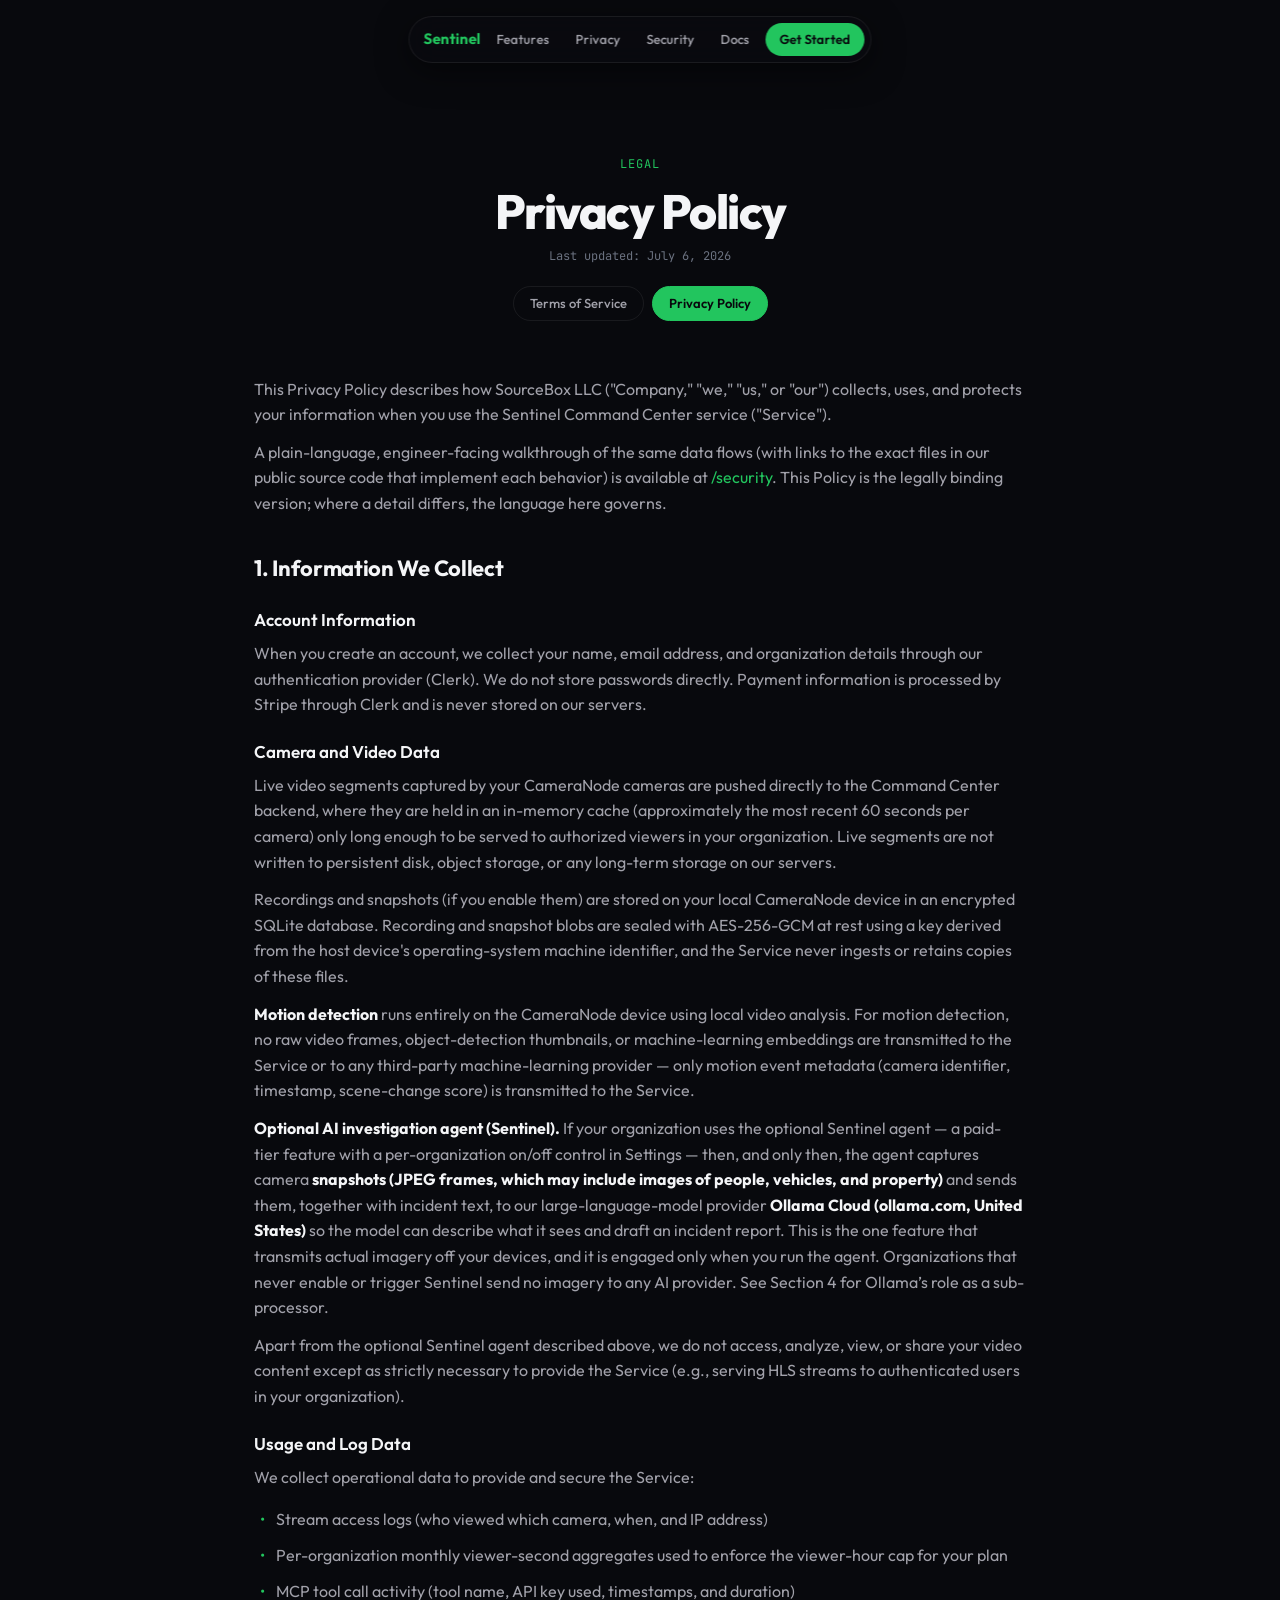
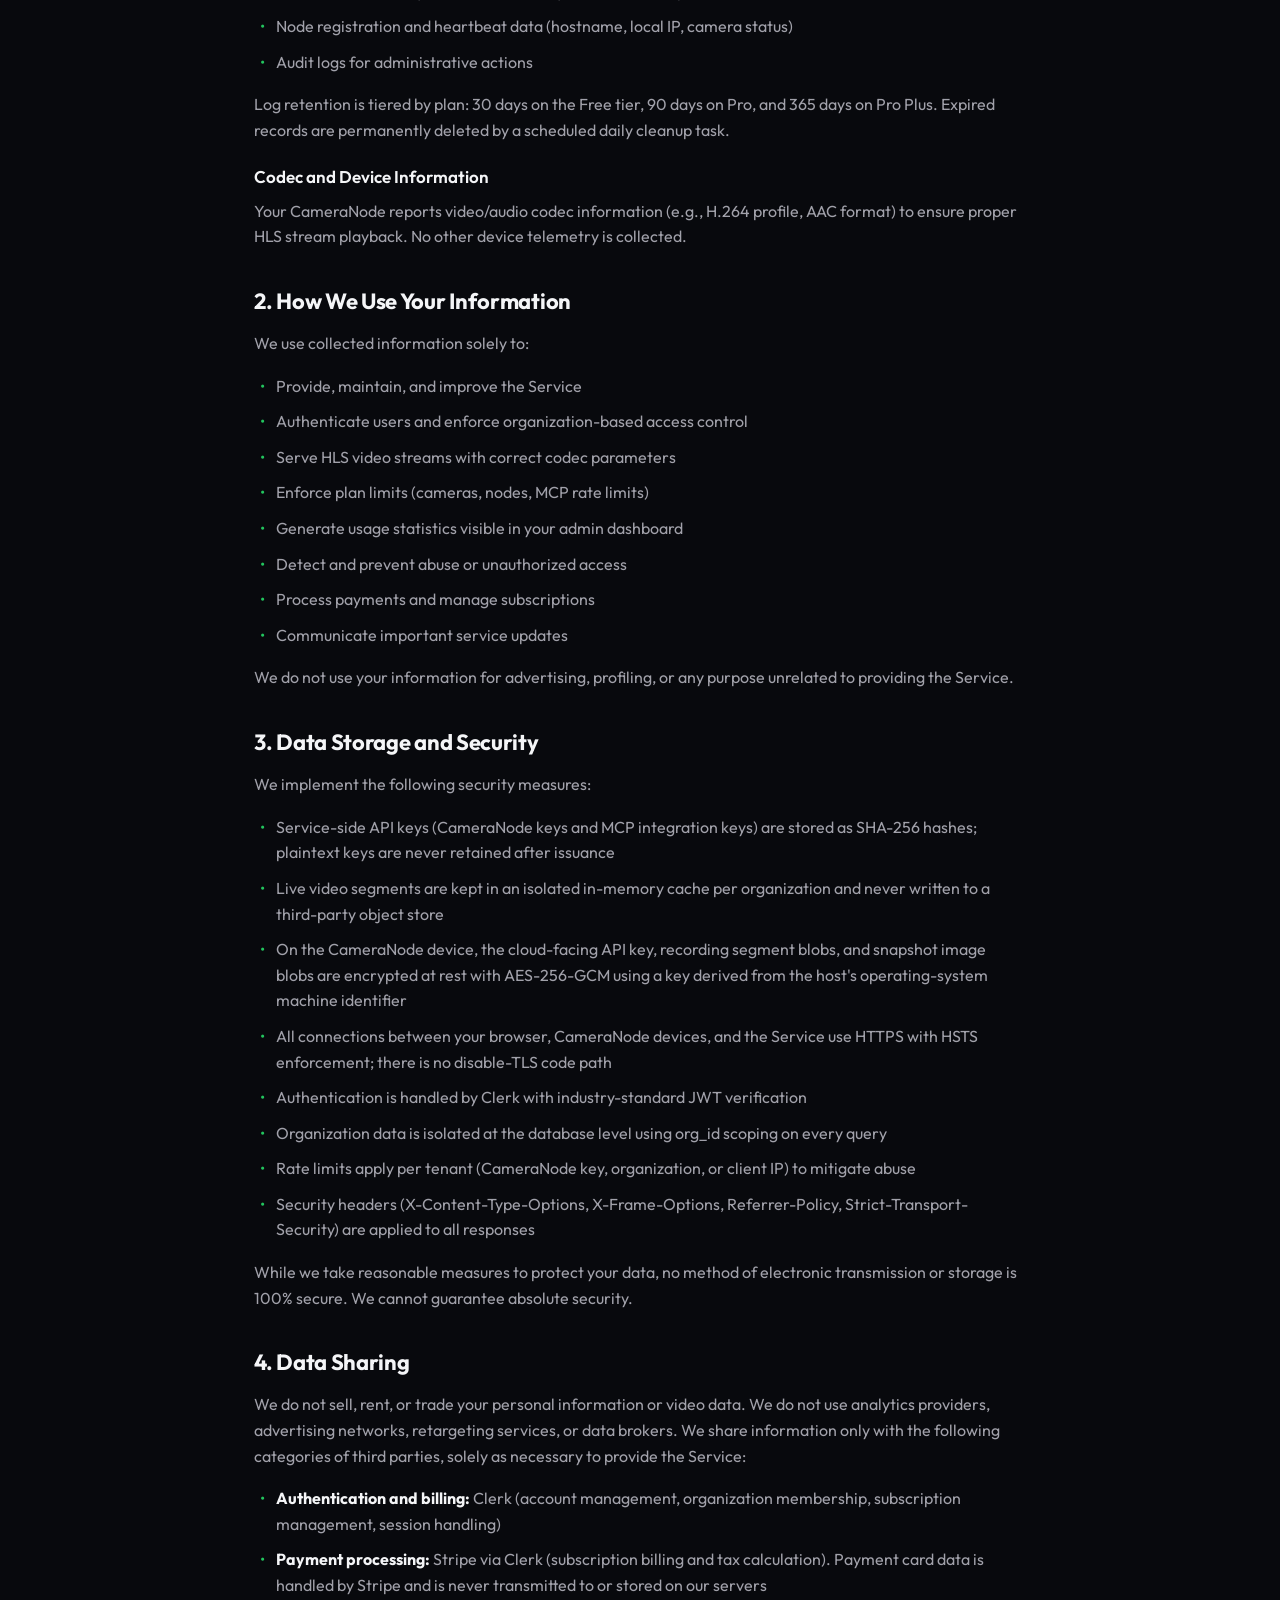
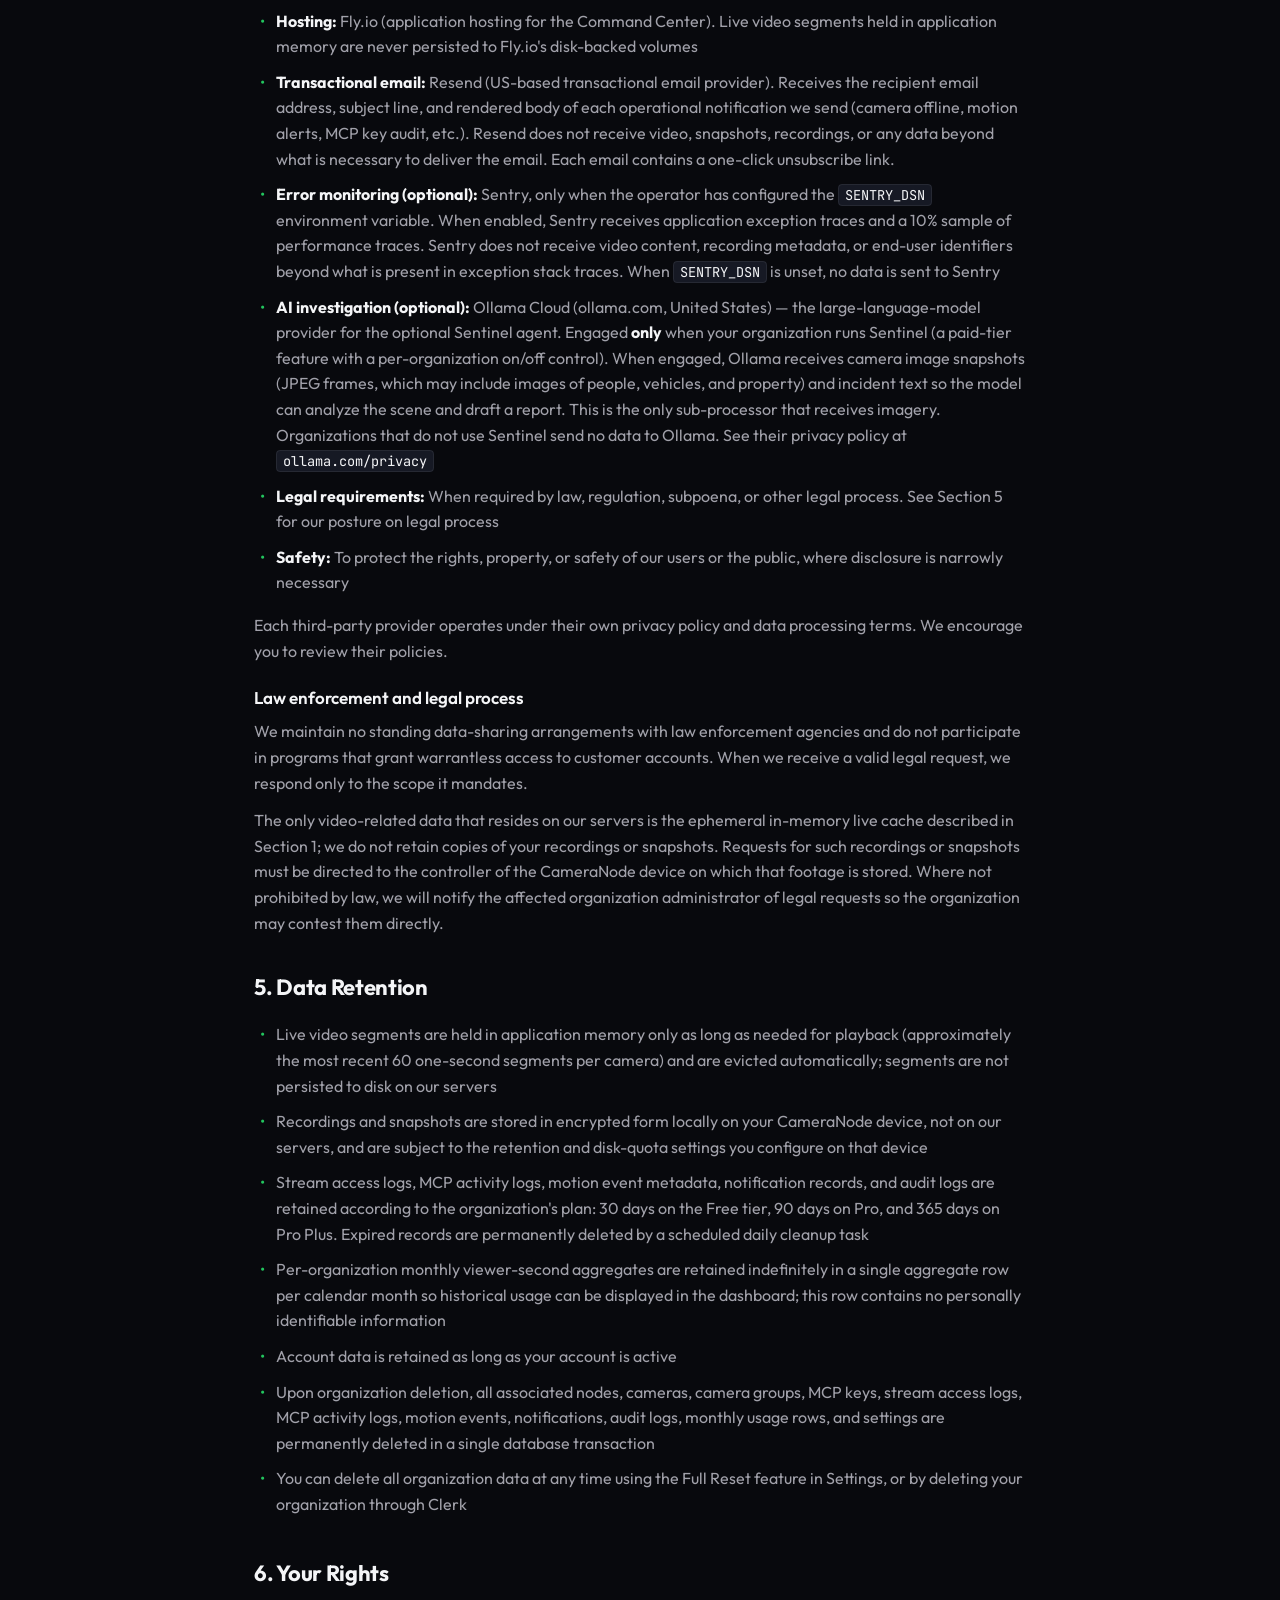
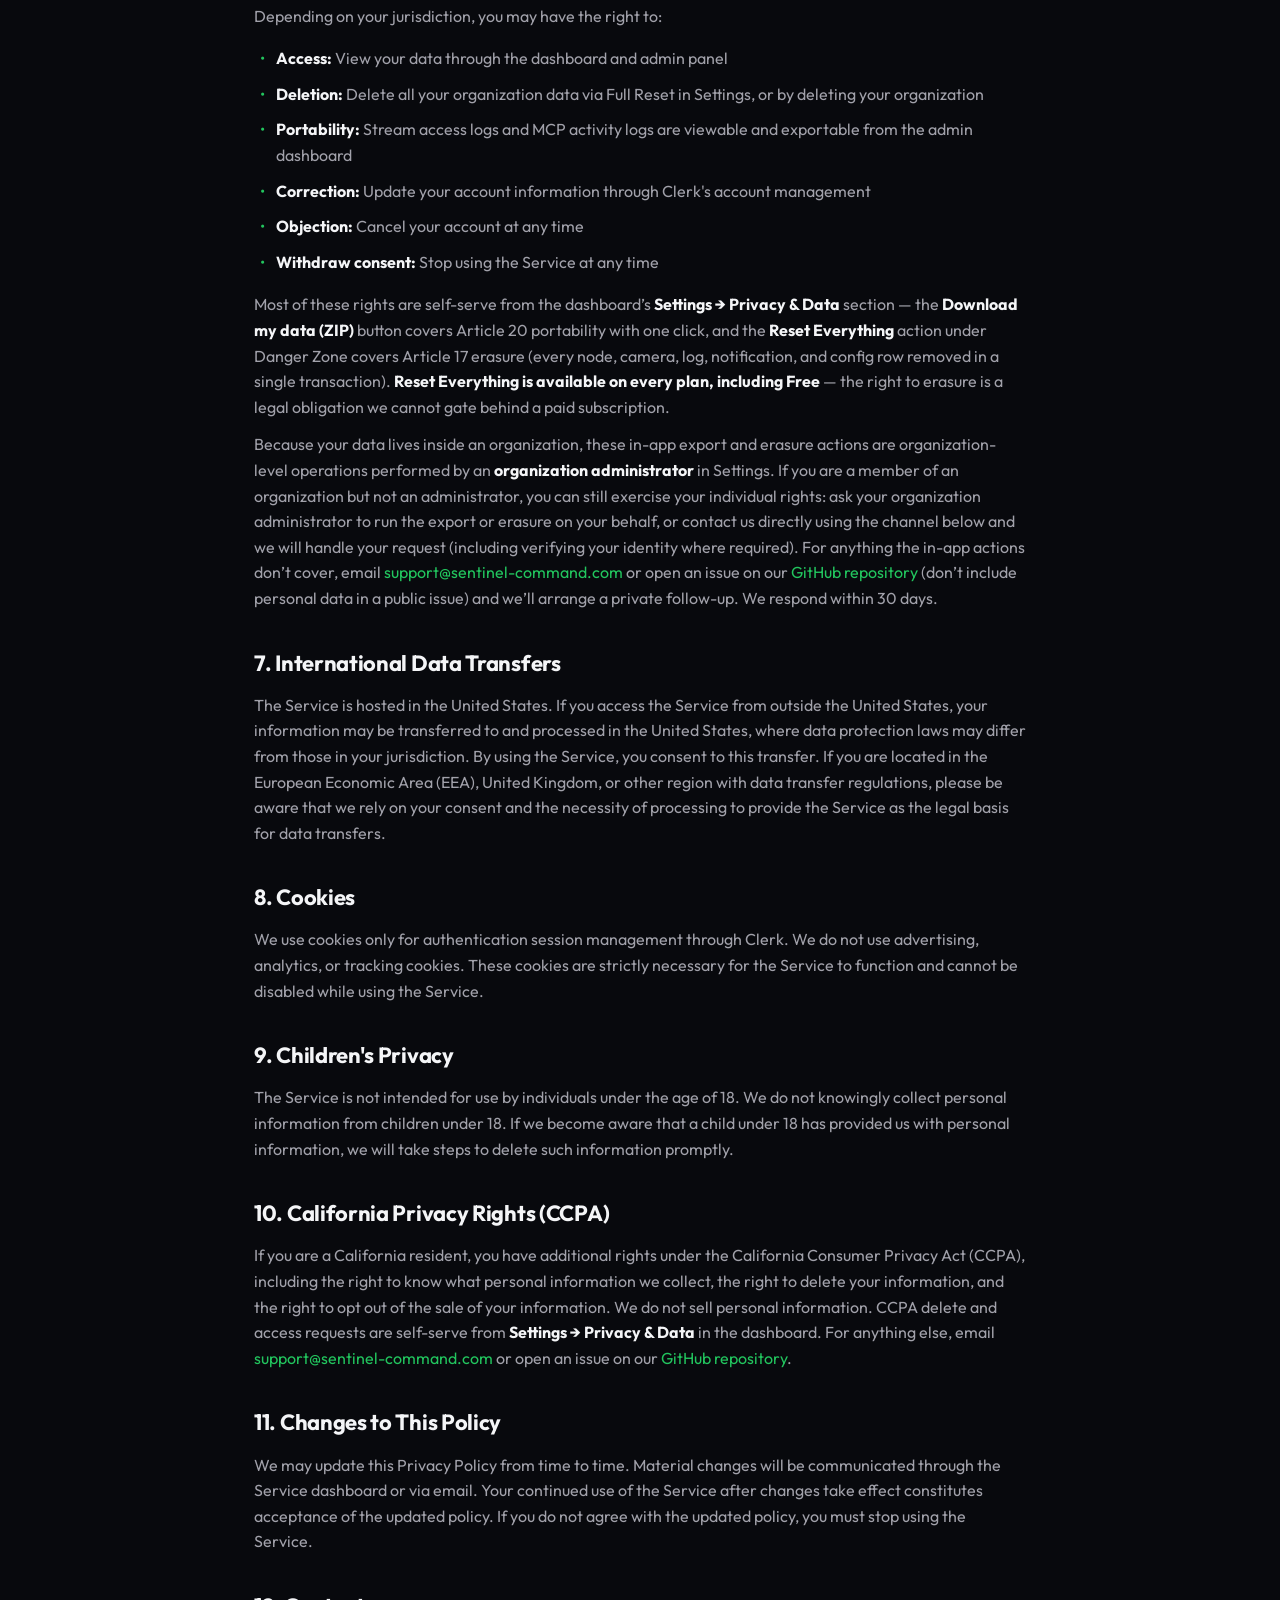
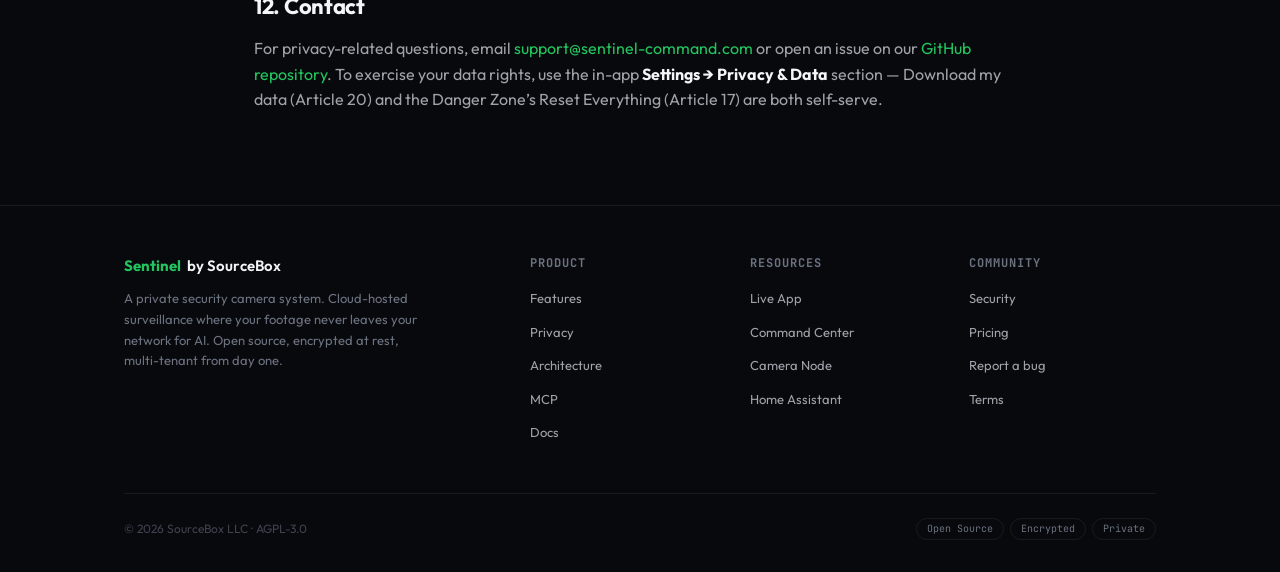
<file: docs/legal/privacy/index.html>
<!DOCTYPE html>
<html lang="en">
<head>
  <meta charset="UTF-8">
  <meta name="viewport" content="width=device-width, initial-scale=1.0">
  <title>Privacy Policy — Sentinel</title>
  <meta name="description" content="Privacy Policy for the Sentinel Command Center service, operated by SourceBox LLC.">
  <meta property="og:title" content="Privacy Policy — Sentinel">
  <meta property="og:description" content="How SourceBox LLC collects, uses, and protects your information when you use the Sentinel Command Center service.">
  <meta property="og:type" content="website">
  <link rel="icon" href="data:image/svg+xml,<svg xmlns='http://www.w3.org/2000/svg' viewBox='0 0 100 100'><rect width='100' height='100' rx='22' fill='%230a0a0f'/><text x='50' y='68' font-size='52' font-weight='700' text-anchor='middle' fill='%2322c55e' font-family='sans-serif'>S</text></svg>">
  <link rel="preconnect" href="https://fonts.googleapis.com">
  <link rel="preconnect" href="https://fonts.gstatic.com" crossorigin>
  <link href="https://fonts.googleapis.com/css2?family=Outfit:wght@300;400;500;600;700;800&family=JetBrains+Mono:wght@400;500;600&display=swap" rel="stylesheet">
  <style>
    :root {
      --bg: #08090d;
      --bg-1: #0f1119;
      --bg-2: #161924;
      --bg-3: #1e2230;
      --border: rgba(255,255,255,0.07);
      --border-2: rgba(255,255,255,0.12);
      --green: #22c55e;
      --green-dim: rgba(34,197,94,0.1);
      --purple: #a855f7;
      --text: #f4f5f7;
      --text-2: #a1a1aa;
      --text-3: #6b7280;
      --text-4: #3f4350;
      --grad: linear-gradient(135deg, #22c55e, #a855f7);
      --r-sm: 6px; --r-md: 10px;
      --max: 1080px;
      --font: 'Outfit', system-ui, sans-serif;
      --mono: 'JetBrains Mono', monospace;
    }
    *, *::before, *::after { box-sizing: border-box; margin: 0; padding: 0; }
    html { scroll-behavior: smooth; }
    body { font-family: var(--font); background: var(--bg); color: var(--text); line-height: 1.6; overflow-x: hidden; -webkit-font-smoothing: antialiased; }
    a { color: var(--green); text-decoration: none; }
    a:hover { text-decoration: underline; }
    ::selection { background: var(--green-dim); color: var(--text); }

    .nav { position: fixed; top: 16px; left: 50%; transform: translateX(-50%); z-index: 100; display: flex; align-items: center; gap: 4px; padding: 6px 6px 6px 14px; border-radius: 999px; background: rgba(10,10,15,0.75); backdrop-filter: blur(16px); -webkit-backdrop-filter: blur(16px); border: 1px solid var(--border); box-shadow: 0 8px 32px rgba(0,0,0,0.5); max-width: calc(100vw - 32px); }
    .nav a:hover { text-decoration: none; }
    .nav-brand { display: flex; align-items: center; gap: 6px; font-size: 15px; font-weight: 600; white-space: nowrap; color: var(--text); }
    .nav-brand .s { color: var(--green); font-weight: 700; }
    .nav-links { display: flex; align-items: center; gap: 2px; }
    .nav-links a { font-size: 13px; font-weight: 500; color: var(--text-2); padding: 6px 12px; border-radius: 999px; transition: all .15s; }
    .nav-links a:hover { color: var(--text); background: var(--bg-3); }
    .nav-cta { display: inline-flex; align-items: center; gap: 5px; font-size: 13px; font-weight: 600; color: #08090d !important; background: var(--green); padding: 6px 14px; border-radius: 999px; transition: all .15s; }
    .nav-cta:hover { background: #2ad66c; transform: translateY(-1px); }
    @media (max-width: 720px) { .nav-links { display: none; } }

    .wrap { max-width: var(--max); margin: 0 auto; padding: 0 24px; }
    .page-hero { padding: 150px 0 24px; text-align: center; }
    .page-hero .label { display: inline-block; font-family: var(--mono); font-size: 12px; color: var(--green); letter-spacing: 1px; text-transform: uppercase; margin-bottom: 12px; }
    .page-hero h1 { font-size: clamp(30px, 5vw, 48px); font-weight: 800; letter-spacing: -1.5px; line-height: 1.05; margin-bottom: 10px; }
    .updated { font-family: var(--mono); font-size: 12px; color: var(--text-3); }

    .legal-tabs { display: flex; justify-content: center; gap: 8px; margin: 20px 0 8px; }
    .legal-tabs a { font-size: 13px; font-weight: 500; color: var(--text-2); border: 1px solid var(--border); padding: 6px 16px; border-radius: 999px; transition: all .15s; }
    .legal-tabs a:hover { color: var(--text); background: var(--bg-2); text-decoration: none; }
    .legal-tabs a.active { color: #08090d; background: var(--green); border-color: var(--green); font-weight: 600; }

    article { max-width: 820px; margin: 0 auto; padding: 24px 24px 80px; }
    article h2 { font-size: 22px; font-weight: 700; letter-spacing: -0.3px; margin: 34px 0 12px; }
    article h3 { font-size: 17px; font-weight: 600; margin: 20px 0 8px; }
    article p { color: var(--text-2); margin-bottom: 12px; }
    article p strong, article li strong { color: var(--text); }
    article ul { list-style: none; margin: 0 0 12px; }
    article ul li { color: var(--text-2); padding: 5px 0 5px 22px; position: relative; }
    article ul li::before { content: "•"; color: var(--green); position: absolute; left: 6px; }
    article code { font-family: var(--mono); font-size: 0.85em; background: var(--bg-2); border: 1px solid var(--border); border-radius: 4px; padding: 1px 6px; color: var(--text); }

    footer { border-top: 1px solid var(--border); padding: 48px 0 32px; }
    .fgrid { display: grid; grid-template-columns: 2fr 1fr 1fr 1fr; gap: 32px; margin-bottom: 40px; }
    @media (max-width: 720px) { .fgrid { grid-template-columns: 1fr 1fr; } }
    .fbrand p { color: var(--text-3); font-size: 13px; margin-top: 10px; max-width: 300px; }
    .fcol h5 { font-size: 12px; font-family: var(--mono); text-transform: uppercase; letter-spacing: 1px; color: var(--text-3); margin-bottom: 12px; }
    .fcol ul { list-style: none; }
    .fcol li { margin-bottom: 8px; }
    .fcol a { color: var(--text-2); font-size: 13px; }
    .fcol a:hover { color: var(--text); text-decoration: none; }
    .fbottom { display: flex; justify-content: space-between; align-items: center; gap: 12px; flex-wrap: wrap; padding-top: 24px; border-top: 1px solid var(--border); font-size: 12px; color: var(--text-4); }
    .pills { display: flex; gap: 6px; }
    .pill { font-size: 10px; font-family: var(--mono); border: 1px solid var(--border); border-radius: 999px; padding: 2px 10px; color: var(--text-3); }
  </style>
</head>
<body>

  <nav class="nav">
    <a href="/" class="nav-brand"><span class="s">Sentinel</span></a>
    <div class="nav-links">
      <a href="/#features">Features</a>
      <a href="/#privacy">Privacy</a>
      <a href="/security/">Security</a>
      <a href="/documentation/">Docs</a>
    </div>
    <a href="https://app.sentinel-command.com/sign-up" class="nav-cta">Get Started</a>
  </nav>

  <div class="page-hero">
    <div class="wrap">
      <span class="label">Legal</span>
      <h1>Privacy Policy</h1>
      <p class="updated">Last updated: July 6, 2026</p>
      <div class="legal-tabs">
        <a href="/legal/terms/">Terms of Service</a>
        <a href="/legal/privacy/" class="active">Privacy Policy</a>
      </div>
    </div>
  </div>

  <article>

    <p>This Privacy Policy describes how SourceBox LLC ("Company," "we," "us," or "our") collects, uses, and protects your information when you use the Sentinel Command Center service ("Service").</p>
    <p>A plain-language, engineer-facing walkthrough of the same data flows (with links to the exact files in our public source code that implement each behavior) is available at <a href="/security/">/security</a>. This Policy is the legally binding version; where a detail differs, the language here governs.</p>

    <h2>1. Information We Collect</h2>

    <h3>Account Information</h3>
    <p>When you create an account, we collect your name, email address, and organization details through our authentication provider (Clerk). We do not store passwords directly. Payment information is processed by Stripe through Clerk and is never stored on our servers.</p>

    <h3>Camera and Video Data</h3>
    <p>Live video segments captured by your CameraNode cameras are pushed directly to the Command Center backend, where they are held in an in-memory cache (approximately the most recent 60 seconds per camera) only long enough to be served to authorized viewers in your organization. Live segments are not written to persistent disk, object storage, or any long-term storage on our servers.</p>
    <p>Recordings and snapshots (if you enable them) are stored on your local CameraNode device in an encrypted SQLite database. Recording and snapshot blobs are sealed with AES-256-GCM at rest using a key derived from the host device's operating-system machine identifier, and the Service never ingests or retains copies of these files.</p>
    <p><strong>Motion detection</strong> runs entirely on the CameraNode device using local video analysis. For motion detection, no raw video frames, object-detection thumbnails, or machine-learning embeddings are transmitted to the Service or to any third-party machine-learning provider &mdash; only motion event metadata (camera identifier, timestamp, scene-change score) is transmitted to the Service.</p>
    <p><strong>Optional AI investigation agent (Sentinel).</strong> If your organization uses the optional Sentinel agent &mdash; a paid-tier feature with a per-organization on/off control in Settings &mdash; then, and only then, the agent captures camera <strong>snapshots (JPEG frames, which may include images of people, vehicles, and property)</strong> and sends them, together with incident text, to our large-language-model provider <strong>Ollama Cloud (ollama.com, United States)</strong> so the model can describe what it sees and draft an incident report. This is the one feature that transmits actual imagery off your devices, and it is engaged only when you run the agent. Organizations that never enable or trigger Sentinel send no imagery to any AI provider. See Section 4 for Ollama&rsquo;s role as a sub-processor.</p>
    <p>Apart from the optional Sentinel agent described above, we do not access, analyze, view, or share your video content except as strictly necessary to provide the Service (e.g., serving HLS streams to authenticated users in your organization).</p>

    <h3>Usage and Log Data</h3>
    <p>We collect operational data to provide and secure the Service:</p>
    <ul>
      <li>Stream access logs (who viewed which camera, when, and IP address)</li>
      <li>Per-organization monthly viewer-second aggregates used to enforce the viewer-hour cap for your plan</li>
      <li>MCP tool call activity (tool name, API key used, timestamps, and duration)</li>
      <li>Node registration and heartbeat data (hostname, local IP, camera status)</li>
      <li>Audit logs for administrative actions</li>
    </ul>
    <p>Log retention is tiered by plan: 30 days on the Free tier, 90 days on Pro, and 365 days on Pro Plus. Expired records are permanently deleted by a scheduled daily cleanup task.</p>

    <h3>Codec and Device Information</h3>
    <p>Your CameraNode reports video/audio codec information (e.g., H.264 profile, AAC format) to ensure proper HLS stream playback. No other device telemetry is collected.</p>

    <h2>2. How We Use Your Information</h2>
    <p>We use collected information solely to:</p>
    <ul>
      <li>Provide, maintain, and improve the Service</li>
      <li>Authenticate users and enforce organization-based access control</li>
      <li>Serve HLS video streams with correct codec parameters</li>
      <li>Enforce plan limits (cameras, nodes, MCP rate limits)</li>
      <li>Generate usage statistics visible in your admin dashboard</li>
      <li>Detect and prevent abuse or unauthorized access</li>
      <li>Process payments and manage subscriptions</li>
      <li>Communicate important service updates</li>
    </ul>
    <p>We do not use your information for advertising, profiling, or any purpose unrelated to providing the Service.</p>

    <h2>3. Data Storage and Security</h2>
    <p>We implement the following security measures:</p>
    <ul>
      <li>Service-side API keys (CameraNode keys and MCP integration keys) are stored as SHA-256 hashes; plaintext keys are never retained after issuance</li>
      <li>Live video segments are kept in an isolated in-memory cache per organization and never written to a third-party object store</li>
      <li>On the CameraNode device, the cloud-facing API key, recording segment blobs, and snapshot image blobs are encrypted at rest with AES-256-GCM using a key derived from the host's operating-system machine identifier</li>
      <li>All connections between your browser, CameraNode devices, and the Service use HTTPS with HSTS enforcement; there is no disable-TLS code path</li>
      <li>Authentication is handled by Clerk with industry-standard JWT verification</li>
      <li>Organization data is isolated at the database level using org_id scoping on every query</li>
      <li>Rate limits apply per tenant (CameraNode key, organization, or client IP) to mitigate abuse</li>
      <li>Security headers (X-Content-Type-Options, X-Frame-Options, Referrer-Policy, Strict-Transport-Security) are applied to all responses</li>
    </ul>
    <p>While we take reasonable measures to protect your data, no method of electronic transmission or storage is 100% secure. We cannot guarantee absolute security.</p>

    <h2>4. Data Sharing</h2>
    <p>We do not sell, rent, or trade your personal information or video data. We do not use analytics providers, advertising networks, retargeting services, or data brokers. We share information only with the following categories of third parties, solely as necessary to provide the Service:</p>
    <ul>
      <li><strong>Authentication and billing:</strong> Clerk (account management, organization membership, subscription management, session handling)</li>
      <li><strong>Payment processing:</strong> Stripe via Clerk (subscription billing and tax calculation). Payment card data is handled by Stripe and is never transmitted to or stored on our servers</li>
      <li><strong>Hosting:</strong> Fly.io (application hosting for the Command Center). Live video segments held in application memory are never persisted to Fly.io's disk-backed volumes</li>
      <li><strong>Transactional email:</strong> Resend (US-based transactional email provider). Receives the recipient email address, subject line, and rendered body of each operational notification we send (camera offline, motion alerts, MCP key audit, etc.). Resend does not receive video, snapshots, recordings, or any data beyond what is necessary to deliver the email. Each email contains a one-click unsubscribe link.</li>
      <li><strong>Error monitoring (optional):</strong> Sentry, only when the operator has configured the <code>SENTRY_DSN</code> environment variable. When enabled, Sentry receives application exception traces and a 10% sample of performance traces. Sentry does not receive video content, recording metadata, or end-user identifiers beyond what is present in exception stack traces. When <code>SENTRY_DSN</code> is unset, no data is sent to Sentry</li>
      <li><strong>AI investigation (optional):</strong> Ollama Cloud (ollama.com, United States) &mdash; the large-language-model provider for the optional Sentinel agent. Engaged <strong>only</strong> when your organization runs Sentinel (a paid-tier feature with a per-organization on/off control). When engaged, Ollama receives camera image snapshots (JPEG frames, which may include images of people, vehicles, and property) and incident text so the model can analyze the scene and draft a report. This is the only sub-processor that receives imagery. Organizations that do not use Sentinel send no data to Ollama. See their privacy policy at <code>ollama.com/privacy</code></li>
      <li><strong>Legal requirements:</strong> When required by law, regulation, subpoena, or other legal process. See Section 5 for our posture on legal process</li>
      <li><strong>Safety:</strong> To protect the rights, property, or safety of our users or the public, where disclosure is narrowly necessary</li>
    </ul>
    <p>Each third-party provider operates under their own privacy policy and data processing terms. We encourage you to review their policies.</p>

    <h3>Law enforcement and legal process</h3>
    <p>We maintain no standing data-sharing arrangements with law enforcement agencies and do not participate in programs that grant warrantless access to customer accounts. When we receive a valid legal request, we respond only to the scope it mandates.</p>
    <p>The only video-related data that resides on our servers is the ephemeral in-memory live cache described in Section 1; we do not retain copies of your recordings or snapshots. Requests for such recordings or snapshots must be directed to the controller of the CameraNode device on which that footage is stored. Where not prohibited by law, we will notify the affected organization administrator of legal requests so the organization may contest them directly.</p>

    <h2>5. Data Retention</h2>
    <ul>
      <li>Live video segments are held in application memory only as long as needed for playback (approximately the most recent 60 one-second segments per camera) and are evicted automatically; segments are not persisted to disk on our servers</li>
      <li>Recordings and snapshots are stored in encrypted form locally on your CameraNode device, not on our servers, and are subject to the retention and disk-quota settings you configure on that device</li>
      <li>Stream access logs, MCP activity logs, motion event metadata, notification records, and audit logs are retained according to the organization's plan: 30 days on the Free tier, 90 days on Pro, and 365 days on Pro Plus. Expired records are permanently deleted by a scheduled daily cleanup task</li>
      <li>Per-organization monthly viewer-second aggregates are retained indefinitely in a single aggregate row per calendar month so historical usage can be displayed in the dashboard; this row contains no personally identifiable information</li>
      <li>Account data is retained as long as your account is active</li>
      <li>Upon organization deletion, all associated nodes, cameras, camera groups, MCP keys, stream access logs, MCP activity logs, motion events, notifications, audit logs, monthly usage rows, and settings are permanently deleted in a single database transaction</li>
      <li>You can delete all organization data at any time using the Full Reset feature in Settings, or by deleting your organization through Clerk</li>
    </ul>

    <h2>6. Your Rights</h2>
    <p>Depending on your jurisdiction, you may have the right to:</p>
    <ul>
      <li><strong>Access:</strong> View your data through the dashboard and admin panel</li>
      <li><strong>Deletion:</strong> Delete all your organization data via Full Reset in Settings, or by deleting your organization</li>
      <li><strong>Portability:</strong> Stream access logs and MCP activity logs are viewable and exportable from the admin dashboard</li>
      <li><strong>Correction:</strong> Update your account information through Clerk's account management</li>
      <li><strong>Objection:</strong> Cancel your account at any time</li>
      <li><strong>Withdraw consent:</strong> Stop using the Service at any time</li>
    </ul>
    <p>Most of these rights are self-serve from the dashboard&rsquo;s <strong>Settings &rarr; Privacy &amp; Data</strong> section &mdash; the <strong>Download my data (ZIP)</strong> button covers Article 20 portability with one click, and the <strong>Reset Everything</strong> action under Danger Zone covers Article 17 erasure (every node, camera, log, notification, and config row removed in a single transaction). <strong>Reset Everything is available on every plan, including Free</strong> &mdash; the right to erasure is a legal obligation we cannot gate behind a paid subscription.</p>
    <p>Because your data lives inside an organization, these in-app export and erasure actions are organization-level operations performed by an <strong>organization administrator</strong> in Settings. If you are a member of an organization but not an administrator, you can still exercise your individual rights: ask your organization administrator to run the export or erasure on your behalf, or contact us directly using the channel below and we will handle your request (including verifying your identity where required). For anything the in-app actions don&rsquo;t cover, email <a href="mailto:support@sentinel-command.com">support@sentinel-command.com</a> or open an issue on our <a href="https://github.com/SourceBox-LLC/Sentinel-Command/issues" target="_blank" rel="noopener noreferrer">GitHub repository</a> (don&rsquo;t include personal data in a public issue) and we&rsquo;ll arrange a private follow-up. We respond within 30 days.</p>

    <h2>7. International Data Transfers</h2>
    <p>The Service is hosted in the United States. If you access the Service from outside the United States, your information may be transferred to and processed in the United States, where data protection laws may differ from those in your jurisdiction. By using the Service, you consent to this transfer. If you are located in the European Economic Area (EEA), United Kingdom, or other region with data transfer regulations, please be aware that we rely on your consent and the necessity of processing to provide the Service as the legal basis for data transfers.</p>

    <h2>8. Cookies</h2>
    <p>We use cookies only for authentication session management through Clerk. We do not use advertising, analytics, or tracking cookies. These cookies are strictly necessary for the Service to function and cannot be disabled while using the Service.</p>

    <h2>9. Children's Privacy</h2>
    <p>The Service is not intended for use by individuals under the age of 18. We do not knowingly collect personal information from children under 18. If we become aware that a child under 18 has provided us with personal information, we will take steps to delete such information promptly.</p>

    <h2>10. California Privacy Rights (CCPA)</h2>
    <p>If you are a California resident, you have additional rights under the California Consumer Privacy Act (CCPA), including the right to know what personal information we collect, the right to delete your information, and the right to opt out of the sale of your information. We do not sell personal information. CCPA delete and access requests are self-serve from <strong>Settings &rarr; Privacy &amp; Data</strong> in the dashboard. For anything else, email <a href="mailto:support@sentinel-command.com">support@sentinel-command.com</a> or open an issue on our <a href="https://github.com/SourceBox-LLC/Sentinel-Command/issues" target="_blank" rel="noopener noreferrer">GitHub repository</a>.</p>

    <h2>11. Changes to This Policy</h2>
    <p>We may update this Privacy Policy from time to time. Material changes will be communicated through the Service dashboard or via email. Your continued use of the Service after changes take effect constitutes acceptance of the updated policy. If you do not agree with the updated policy, you must stop using the Service.</p>

    <h2>12. Contact</h2>
    <p>For privacy-related questions, email <a href="mailto:support@sentinel-command.com">support@sentinel-command.com</a> or open an issue on our <a href="https://github.com/SourceBox-LLC/Sentinel-Command/issues" target="_blank" rel="noopener noreferrer">GitHub repository</a>. To exercise your data rights, use the in-app <strong>Settings &rarr; Privacy &amp; Data</strong> section &mdash; Download my data (Article 20) and the Danger Zone&rsquo;s Reset Everything (Article 17) are both self-serve.</p>

  </article>

  <footer>
    <div class="wrap">
      <div class="fgrid">
        <div class="fbrand">
          <div class="nav-brand"><span class="s">Sentinel</span> by SourceBox</div>
          <p>A private security camera system. Cloud-hosted surveillance where your footage never leaves your network for AI. Open source, encrypted at rest, multi-tenant from day one.</p>
        </div>
        <div class="fcol"><h5>Product</h5><ul><li><a href="/#features">Features</a></li><li><a href="/#privacy">Privacy</a></li><li><a href="/#architecture">Architecture</a></li><li><a href="/#mcp">MCP</a></li><li><a href="/documentation/">Docs</a></li></ul></div>
        <div class="fcol"><h5>Resources</h5><ul><li><a href="https://app.sentinel-command.com">Live App</a></li><li><a href="https://github.com/SourceBox-LLC/Sentinel-Command">Command Center</a></li><li><a href="https://github.com/SourceBox-LLC/Sentinel-CameraNode">Camera Node</a></li><li><a href="https://github.com/SourceBox-LLC/Sentinel-HomeAssistant">Home Assistant</a></li></ul></div>
        <div class="fcol"><h5>Community</h5><ul><li><a href="/security/">Security</a></li><li><a href="https://app.sentinel-command.com/pricing">Pricing</a></li><li><a href="https://github.com/SourceBox-LLC/Sentinel-Command/issues">Report a bug</a></li><li><a href="/legal/terms/">Terms</a></li></ul></div>
      </div>
      <div class="fbottom">
        <span>© 2026 SourceBox LLC · AGPL-3.0</span>
        <div class="pills"><span class="pill">Open Source</span><span class="pill">Encrypted</span><span class="pill">Private</span></div>
      </div>
    </div>
  </footer>

</body>
</html>
</file>
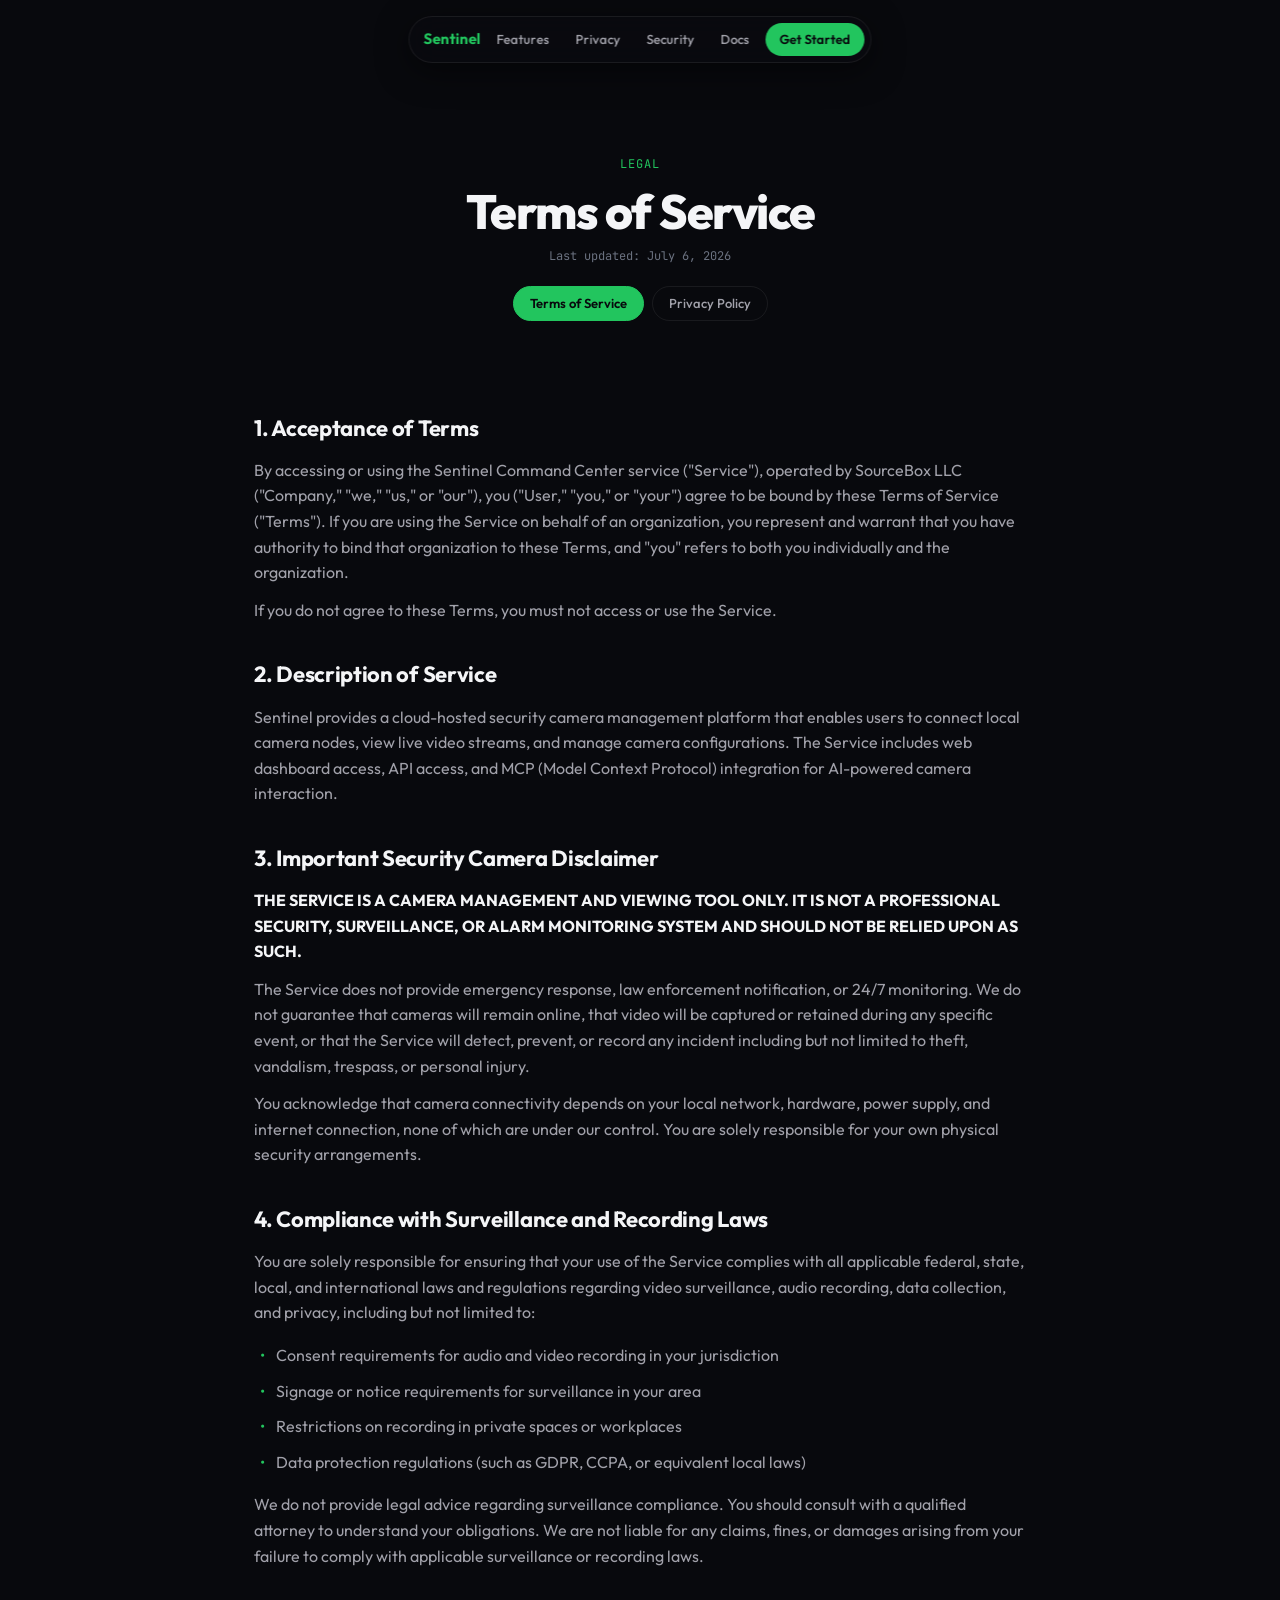
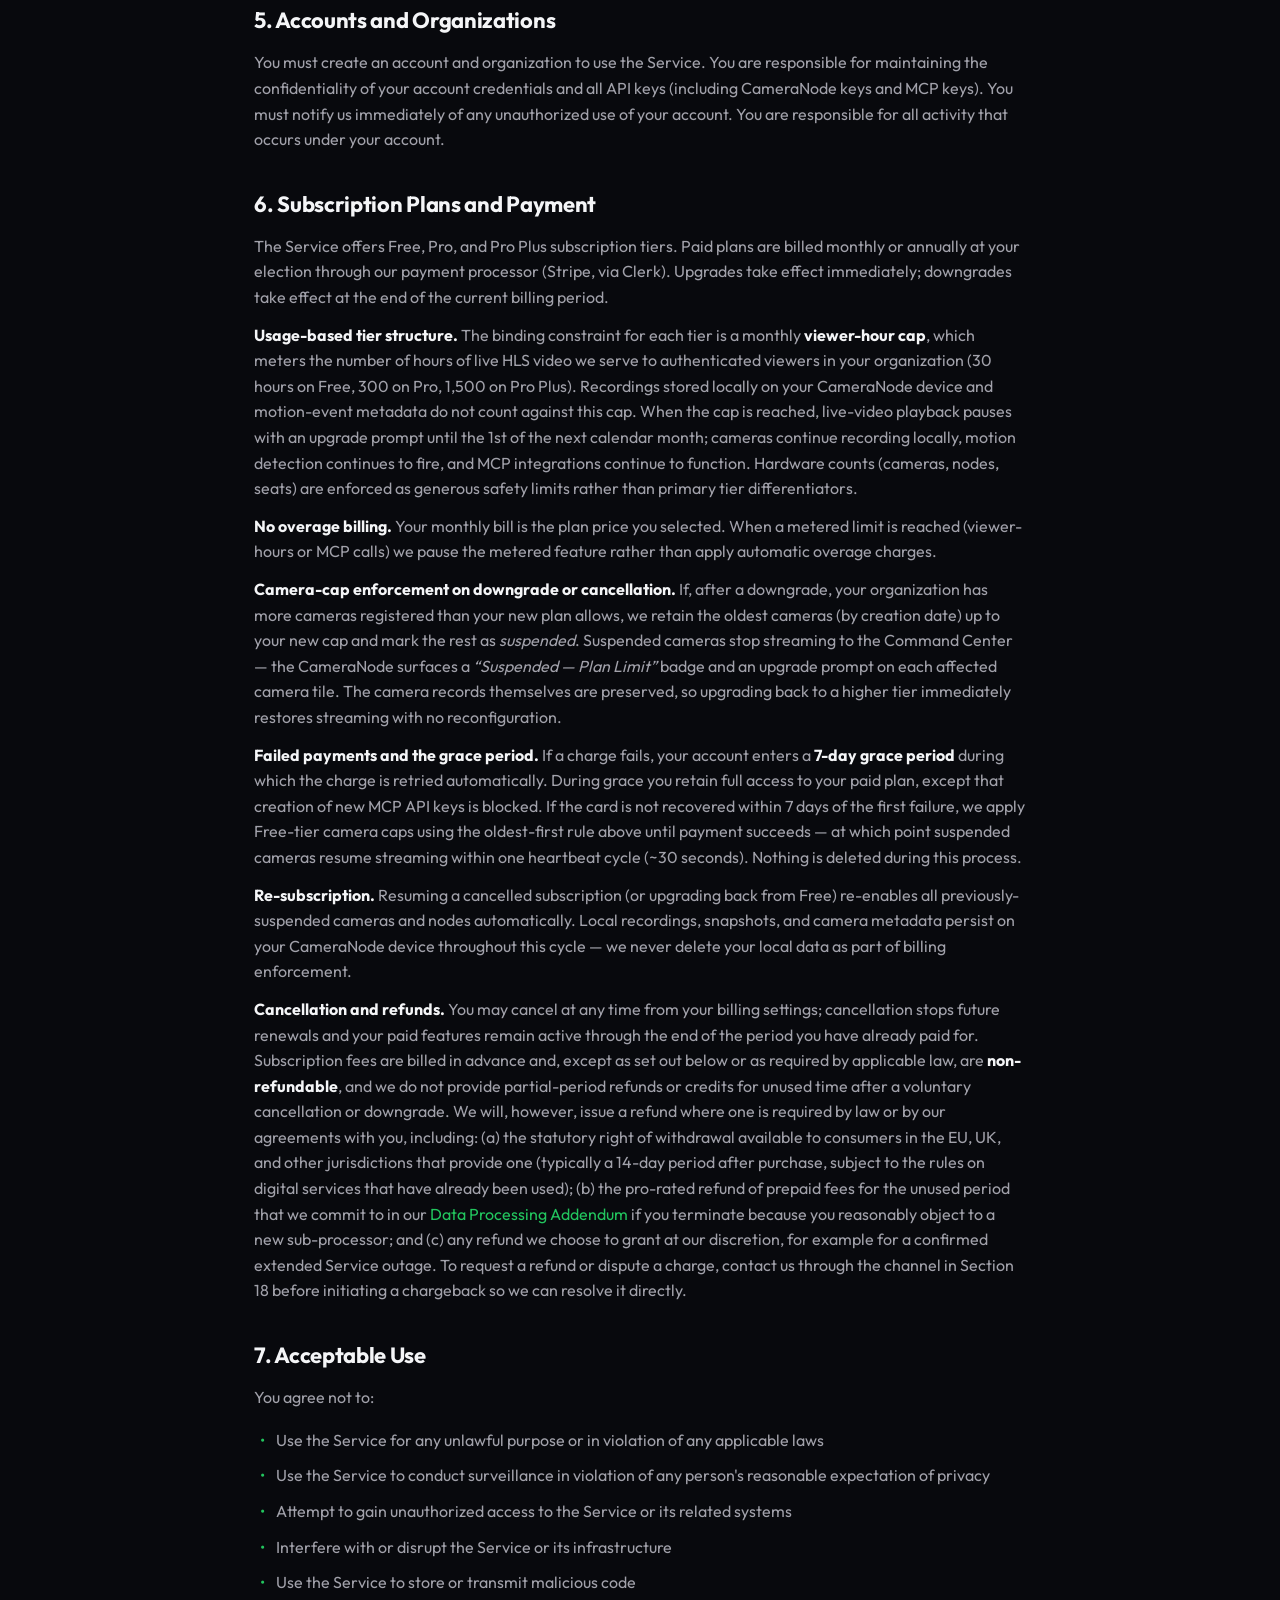
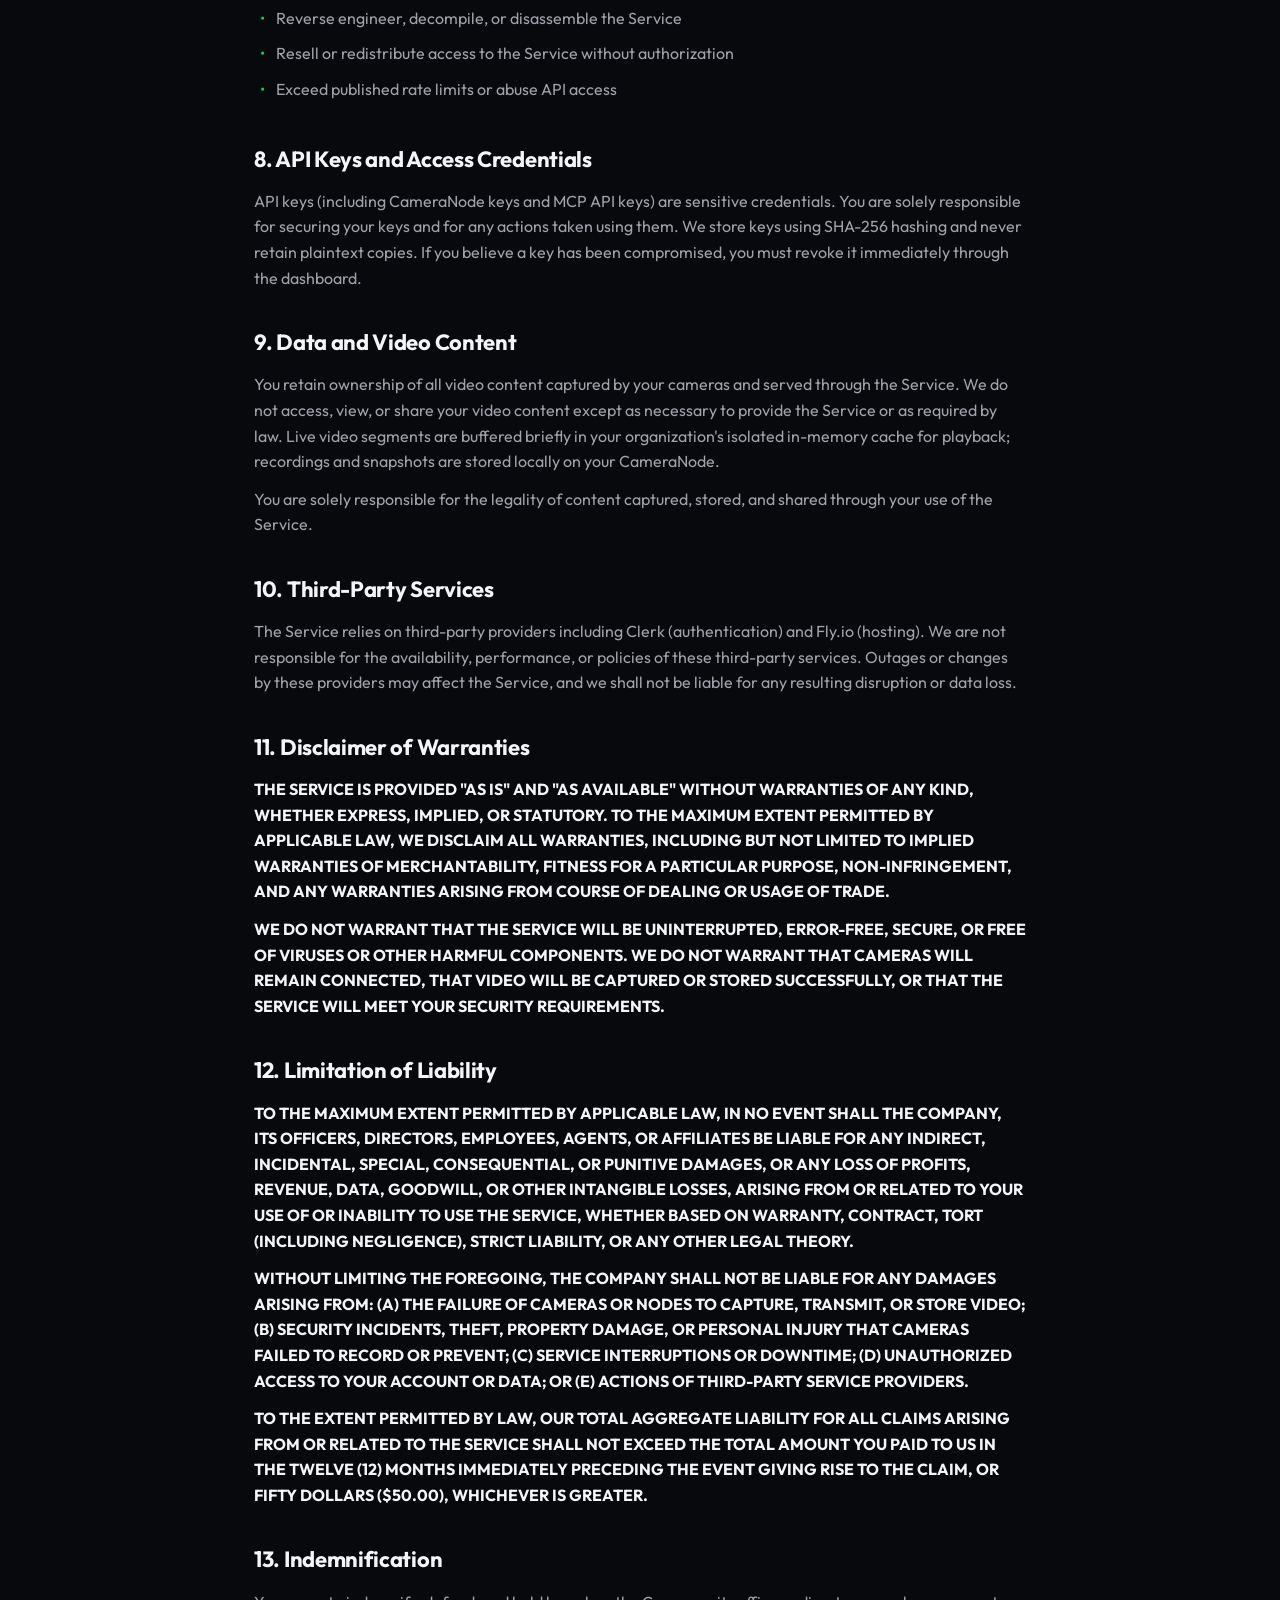
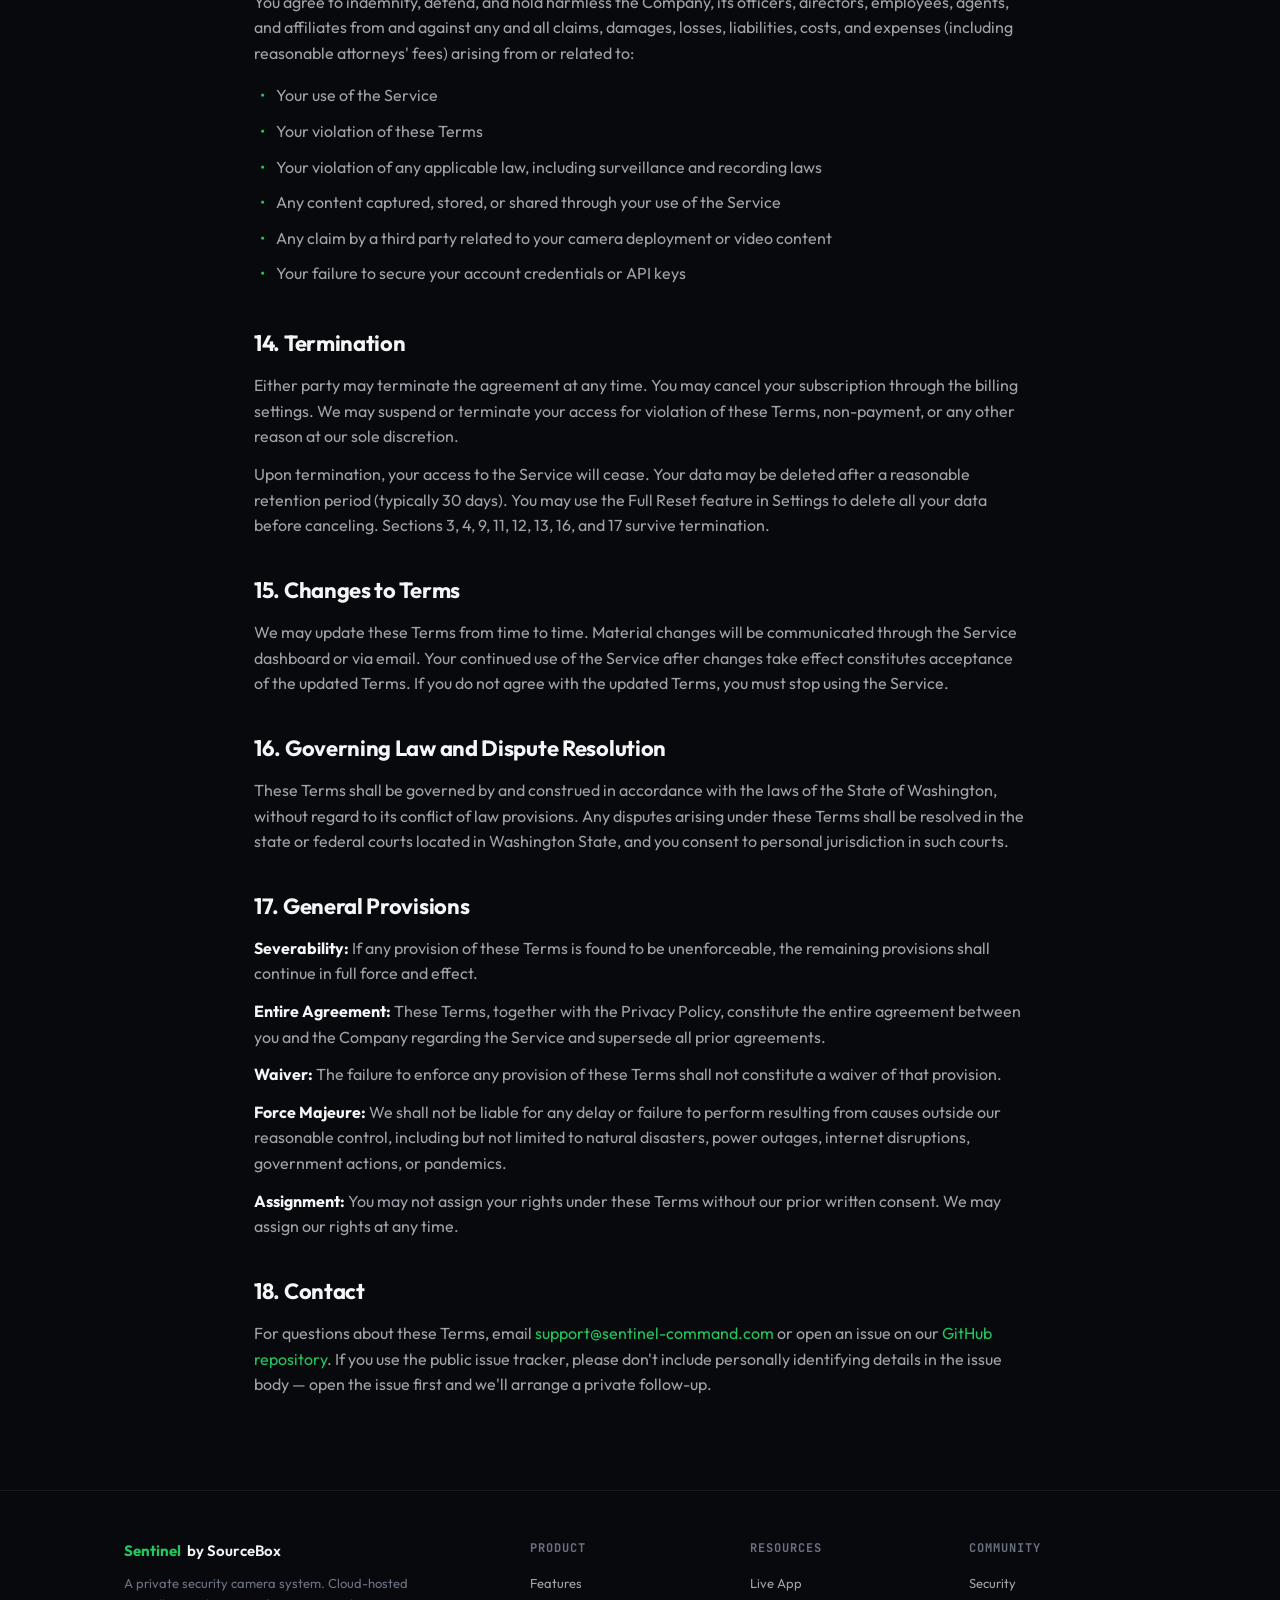
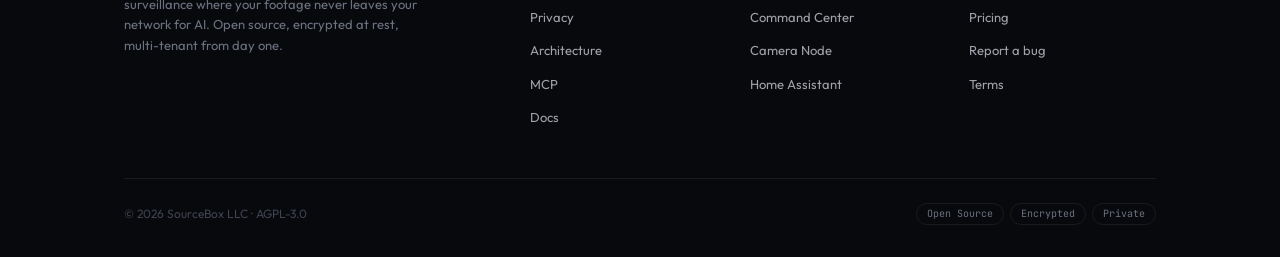
<file: docs/legal/terms/index.html>
<!DOCTYPE html>
<html lang="en">
<head>
  <meta charset="UTF-8">
  <meta name="viewport" content="width=device-width, initial-scale=1.0">
  <title>Terms of Service — Sentinel</title>
  <meta name="description" content="Terms of Service for the Sentinel Command Center service, operated by SourceBox LLC.">
  <meta property="og:title" content="Terms of Service — Sentinel">
  <meta property="og:description" content="Terms of Service for the Sentinel Command Center service, operated by SourceBox LLC.">
  <meta property="og:type" content="website">
  <link rel="icon" href="data:image/svg+xml,<svg xmlns='http://www.w3.org/2000/svg' viewBox='0 0 100 100'><rect width='100' height='100' rx='22' fill='%230a0a0f'/><text x='50' y='68' font-size='52' font-weight='700' text-anchor='middle' fill='%2322c55e' font-family='sans-serif'>S</text></svg>">
  <link rel="preconnect" href="https://fonts.googleapis.com">
  <link rel="preconnect" href="https://fonts.gstatic.com" crossorigin>
  <link href="https://fonts.googleapis.com/css2?family=Outfit:wght@300;400;500;600;700;800&family=JetBrains+Mono:wght@400;500;600&display=swap" rel="stylesheet">
  <style>
    :root {
      --bg: #08090d;
      --bg-1: #0f1119;
      --bg-2: #161924;
      --bg-3: #1e2230;
      --border: rgba(255,255,255,0.07);
      --border-2: rgba(255,255,255,0.12);
      --green: #22c55e;
      --green-dim: rgba(34,197,94,0.1);
      --purple: #a855f7;
      --text: #f4f5f7;
      --text-2: #a1a1aa;
      --text-3: #6b7280;
      --text-4: #3f4350;
      --grad: linear-gradient(135deg, #22c55e, #a855f7);
      --r-sm: 6px; --r-md: 10px;
      --max: 1080px;
      --font: 'Outfit', system-ui, sans-serif;
      --mono: 'JetBrains Mono', monospace;
    }
    *, *::before, *::after { box-sizing: border-box; margin: 0; padding: 0; }
    html { scroll-behavior: smooth; }
    body { font-family: var(--font); background: var(--bg); color: var(--text); line-height: 1.6; overflow-x: hidden; -webkit-font-smoothing: antialiased; }
    a { color: var(--green); text-decoration: none; }
    a:hover { text-decoration: underline; }
    ::selection { background: var(--green-dim); color: var(--text); }

    .nav { position: fixed; top: 16px; left: 50%; transform: translateX(-50%); z-index: 100; display: flex; align-items: center; gap: 4px; padding: 6px 6px 6px 14px; border-radius: 999px; background: rgba(10,10,15,0.75); backdrop-filter: blur(16px); -webkit-backdrop-filter: blur(16px); border: 1px solid var(--border); box-shadow: 0 8px 32px rgba(0,0,0,0.5); max-width: calc(100vw - 32px); }
    .nav a:hover { text-decoration: none; }
    .nav-brand { display: flex; align-items: center; gap: 6px; font-size: 15px; font-weight: 600; white-space: nowrap; color: var(--text); }
    .nav-brand .s { color: var(--green); font-weight: 700; }
    .nav-links { display: flex; align-items: center; gap: 2px; }
    .nav-links a { font-size: 13px; font-weight: 500; color: var(--text-2); padding: 6px 12px; border-radius: 999px; transition: all .15s; }
    .nav-links a:hover { color: var(--text); background: var(--bg-3); }
    .nav-cta { display: inline-flex; align-items: center; gap: 5px; font-size: 13px; font-weight: 600; color: #08090d !important; background: var(--green); padding: 6px 14px; border-radius: 999px; transition: all .15s; }
    .nav-cta:hover { background: #2ad66c; transform: translateY(-1px); }
    @media (max-width: 720px) { .nav-links { display: none; } }

    .wrap { max-width: var(--max); margin: 0 auto; padding: 0 24px; }
    .page-hero { padding: 150px 0 24px; text-align: center; }
    .page-hero .label { display: inline-block; font-family: var(--mono); font-size: 12px; color: var(--green); letter-spacing: 1px; text-transform: uppercase; margin-bottom: 12px; }
    .page-hero h1 { font-size: clamp(30px, 5vw, 48px); font-weight: 800; letter-spacing: -1.5px; line-height: 1.05; margin-bottom: 10px; }
    .updated { font-family: var(--mono); font-size: 12px; color: var(--text-3); }

    .legal-tabs { display: flex; justify-content: center; gap: 8px; margin: 20px 0 8px; }
    .legal-tabs a { font-size: 13px; font-weight: 500; color: var(--text-2); border: 1px solid var(--border); padding: 6px 16px; border-radius: 999px; transition: all .15s; }
    .legal-tabs a:hover { color: var(--text); background: var(--bg-2); text-decoration: none; }
    .legal-tabs a.active { color: #08090d; background: var(--green); border-color: var(--green); font-weight: 600; }

    article { max-width: 820px; margin: 0 auto; padding: 24px 24px 80px; }
    article h2 { font-size: 22px; font-weight: 700; letter-spacing: -0.3px; margin: 34px 0 12px; }
    article p { color: var(--text-2); margin-bottom: 12px; }
    article p strong, article li strong { color: var(--text); }
    article ul { list-style: none; margin: 0 0 12px; }
    article ul li { color: var(--text-2); padding: 5px 0 5px 22px; position: relative; }
    article ul li::before { content: "•"; color: var(--green); position: absolute; left: 6px; }
    article code { font-family: var(--mono); font-size: 0.85em; background: var(--bg-2); border: 1px solid var(--border); border-radius: 4px; padding: 1px 6px; color: var(--text); }
    article q { font-style: italic; }

    footer { border-top: 1px solid var(--border); padding: 48px 0 32px; }
    .fgrid { display: grid; grid-template-columns: 2fr 1fr 1fr 1fr; gap: 32px; margin-bottom: 40px; }
    @media (max-width: 720px) { .fgrid { grid-template-columns: 1fr 1fr; } }
    .fbrand p { color: var(--text-3); font-size: 13px; margin-top: 10px; max-width: 300px; }
    .fcol h5 { font-size: 12px; font-family: var(--mono); text-transform: uppercase; letter-spacing: 1px; color: var(--text-3); margin-bottom: 12px; }
    .fcol ul { list-style: none; }
    .fcol li { margin-bottom: 8px; }
    .fcol a { color: var(--text-2); font-size: 13px; }
    .fcol a:hover { color: var(--text); text-decoration: none; }
    .fbottom { display: flex; justify-content: space-between; align-items: center; gap: 12px; flex-wrap: wrap; padding-top: 24px; border-top: 1px solid var(--border); font-size: 12px; color: var(--text-4); }
    .pills { display: flex; gap: 6px; }
    .pill { font-size: 10px; font-family: var(--mono); border: 1px solid var(--border); border-radius: 999px; padding: 2px 10px; color: var(--text-3); }
  </style>
</head>
<body>

  <nav class="nav">
    <a href="/" class="nav-brand"><span class="s">Sentinel</span></a>
    <div class="nav-links">
      <a href="/#features">Features</a>
      <a href="/#privacy">Privacy</a>
      <a href="/security/">Security</a>
      <a href="/documentation/">Docs</a>
    </div>
    <a href="https://app.sentinel-command.com/sign-up" class="nav-cta">Get Started</a>
  </nav>

  <div class="page-hero">
    <div class="wrap">
      <span class="label">Legal</span>
      <h1>Terms of Service</h1>
      <p class="updated">Last updated: July 6, 2026</p>
      <div class="legal-tabs">
        <a href="/legal/terms/" class="active">Terms of Service</a>
        <a href="/legal/privacy/">Privacy Policy</a>
      </div>
    </div>
  </div>

  <article>

    <h2>1. Acceptance of Terms</h2>
    <p>By accessing or using the Sentinel Command Center service ("Service"), operated by SourceBox LLC ("Company," "we," "us," or "our"), you ("User," "you," or "your") agree to be bound by these Terms of Service ("Terms"). If you are using the Service on behalf of an organization, you represent and warrant that you have authority to bind that organization to these Terms, and "you" refers to both you individually and the organization.</p>
    <p>If you do not agree to these Terms, you must not access or use the Service.</p>

    <h2>2. Description of Service</h2>
    <p>Sentinel provides a cloud-hosted security camera management platform that enables users to connect local camera nodes, view live video streams, and manage camera configurations. The Service includes web dashboard access, API access, and MCP (Model Context Protocol) integration for AI-powered camera interaction.</p>

    <h2>3. Important Security Camera Disclaimer</h2>
    <p><strong>THE SERVICE IS A CAMERA MANAGEMENT AND VIEWING TOOL ONLY. IT IS NOT A PROFESSIONAL SECURITY, SURVEILLANCE, OR ALARM MONITORING SYSTEM AND SHOULD NOT BE RELIED UPON AS SUCH.</strong></p>
    <p>The Service does not provide emergency response, law enforcement notification, or 24/7 monitoring. We do not guarantee that cameras will remain online, that video will be captured or retained during any specific event, or that the Service will detect, prevent, or record any incident including but not limited to theft, vandalism, trespass, or personal injury.</p>
    <p>You acknowledge that camera connectivity depends on your local network, hardware, power supply, and internet connection, none of which are under our control. You are solely responsible for your own physical security arrangements.</p>

    <h2>4. Compliance with Surveillance and Recording Laws</h2>
    <p>You are solely responsible for ensuring that your use of the Service complies with all applicable federal, state, local, and international laws and regulations regarding video surveillance, audio recording, data collection, and privacy, including but not limited to:</p>
    <ul>
      <li>Consent requirements for audio and video recording in your jurisdiction</li>
      <li>Signage or notice requirements for surveillance in your area</li>
      <li>Restrictions on recording in private spaces or workplaces</li>
      <li>Data protection regulations (such as GDPR, CCPA, or equivalent local laws)</li>
    </ul>
    <p>We do not provide legal advice regarding surveillance compliance. You should consult with a qualified attorney to understand your obligations. We are not liable for any claims, fines, or damages arising from your failure to comply with applicable surveillance or recording laws.</p>

    <h2>5. Accounts and Organizations</h2>
    <p>You must create an account and organization to use the Service. You are responsible for maintaining the confidentiality of your account credentials and all API keys (including CameraNode keys and MCP keys). You must notify us immediately of any unauthorized use of your account. You are responsible for all activity that occurs under your account.</p>

    <h2>6. Subscription Plans and Payment</h2>
    <p>The Service offers Free, Pro, and Pro Plus subscription tiers. Paid plans are billed monthly or annually at your election through our payment processor (Stripe, via Clerk). Upgrades take effect immediately; downgrades take effect at the end of the current billing period.</p>
    <p><strong>Usage-based tier structure.</strong> The binding constraint for each tier is a monthly <strong>viewer-hour cap</strong>, which meters the number of hours of live HLS video we serve to authenticated viewers in your organization (30 hours on Free, 300 on Pro, 1,500 on Pro Plus). Recordings stored locally on your CameraNode device and motion-event metadata do not count against this cap. When the cap is reached, live-video playback pauses with an upgrade prompt until the 1st of the next calendar month; cameras continue recording locally, motion detection continues to fire, and MCP integrations continue to function. Hardware counts (cameras, nodes, seats) are enforced as generous safety limits rather than primary tier differentiators.</p>
    <p><strong>No overage billing.</strong> Your monthly bill is the plan price you selected. When a metered limit is reached (viewer-hours or MCP calls) we pause the metered feature rather than apply automatic overage charges.</p>
    <p><strong>Camera-cap enforcement on downgrade or cancellation.</strong> If, after a downgrade, your organization has more cameras registered than your new plan allows, we retain the oldest cameras (by creation date) up to your new cap and mark the rest as <em>suspended</em>. Suspended cameras stop streaming to the Command Center — the CameraNode surfaces a <q>Suspended — Plan Limit</q> badge and an upgrade prompt on each affected camera tile. The camera records themselves are preserved, so upgrading back to a higher tier immediately restores streaming with no reconfiguration.</p>
    <p><strong>Failed payments and the grace period.</strong> If a charge fails, your account enters a <strong>7-day grace period</strong> during which the charge is retried automatically. During grace you retain full access to your paid plan, except that creation of new MCP API keys is blocked. If the card is not recovered within 7 days of the first failure, we apply Free-tier camera caps using the oldest-first rule above until payment succeeds — at which point suspended cameras resume streaming within one heartbeat cycle (~30 seconds). Nothing is deleted during this process.</p>
    <p><strong>Re-subscription.</strong> Resuming a cancelled subscription (or upgrading back from Free) re-enables all previously-suspended cameras and nodes automatically. Local recordings, snapshots, and camera metadata persist on your CameraNode device throughout this cycle — we never delete your local data as part of billing enforcement.</p>
    <p><strong>Cancellation and refunds.</strong> You may cancel at any time from your billing settings; cancellation stops future renewals and your paid features remain active through the end of the period you have already paid for. Subscription fees are billed in advance and, except as set out below or as required by applicable law, are <strong>non-refundable</strong>, and we do not provide partial-period refunds or credits for unused time after a voluntary cancellation or downgrade. We will, however, issue a refund where one is required by law or by our agreements with you, including: (a) the statutory right of withdrawal available to consumers in the EU, UK, and other jurisdictions that provide one (typically a 14-day period after purchase, subject to the rules on digital services that have already been used); (b) the pro-rated refund of prepaid fees for the unused period that we commit to in our <a href="https://github.com/SourceBox-LLC/Sentinel-Command/blob/master/docs/legal/DPA.md" target="_blank" rel="noopener noreferrer">Data Processing Addendum</a> if you terminate because you reasonably object to a new sub-processor; and (c) any refund we choose to grant at our discretion, for example for a confirmed extended Service outage. To request a refund or dispute a charge, contact us through the channel in Section 18 before initiating a chargeback so we can resolve it directly.</p>

    <h2>7. Acceptable Use</h2>
    <p>You agree not to:</p>
    <ul>
      <li>Use the Service for any unlawful purpose or in violation of any applicable laws</li>
      <li>Use the Service to conduct surveillance in violation of any person's reasonable expectation of privacy</li>
      <li>Attempt to gain unauthorized access to the Service or its related systems</li>
      <li>Interfere with or disrupt the Service or its infrastructure</li>
      <li>Use the Service to store or transmit malicious code</li>
      <li>Reverse engineer, decompile, or disassemble the Service</li>
      <li>Resell or redistribute access to the Service without authorization</li>
      <li>Exceed published rate limits or abuse API access</li>
    </ul>

    <h2>8. API Keys and Access Credentials</h2>
    <p>API keys (including CameraNode keys and MCP API keys) are sensitive credentials. You are solely responsible for securing your keys and for any actions taken using them. We store keys using SHA-256 hashing and never retain plaintext copies. If you believe a key has been compromised, you must revoke it immediately through the dashboard.</p>

    <h2>9. Data and Video Content</h2>
    <p>You retain ownership of all video content captured by your cameras and served through the Service. We do not access, view, or share your video content except as necessary to provide the Service or as required by law. Live video segments are buffered briefly in your organization's isolated in-memory cache for playback; recordings and snapshots are stored locally on your CameraNode.</p>
    <p>You are solely responsible for the legality of content captured, stored, and shared through your use of the Service.</p>

    <h2>10. Third-Party Services</h2>
    <p>The Service relies on third-party providers including Clerk (authentication) and Fly.io (hosting). We are not responsible for the availability, performance, or policies of these third-party services. Outages or changes by these providers may affect the Service, and we shall not be liable for any resulting disruption or data loss.</p>

    <h2>11. Disclaimer of Warranties</h2>
    <p><strong>THE SERVICE IS PROVIDED "AS IS" AND "AS AVAILABLE" WITHOUT WARRANTIES OF ANY KIND, WHETHER EXPRESS, IMPLIED, OR STATUTORY. TO THE MAXIMUM EXTENT PERMITTED BY APPLICABLE LAW, WE DISCLAIM ALL WARRANTIES, INCLUDING BUT NOT LIMITED TO IMPLIED WARRANTIES OF MERCHANTABILITY, FITNESS FOR A PARTICULAR PURPOSE, NON-INFRINGEMENT, AND ANY WARRANTIES ARISING FROM COURSE OF DEALING OR USAGE OF TRADE.</strong></p>
    <p><strong>WE DO NOT WARRANT THAT THE SERVICE WILL BE UNINTERRUPTED, ERROR-FREE, SECURE, OR FREE OF VIRUSES OR OTHER HARMFUL COMPONENTS. WE DO NOT WARRANT THAT CAMERAS WILL REMAIN CONNECTED, THAT VIDEO WILL BE CAPTURED OR STORED SUCCESSFULLY, OR THAT THE SERVICE WILL MEET YOUR SECURITY REQUIREMENTS.</strong></p>

    <h2>12. Limitation of Liability</h2>
    <p><strong>TO THE MAXIMUM EXTENT PERMITTED BY APPLICABLE LAW, IN NO EVENT SHALL THE COMPANY, ITS OFFICERS, DIRECTORS, EMPLOYEES, AGENTS, OR AFFILIATES BE LIABLE FOR ANY INDIRECT, INCIDENTAL, SPECIAL, CONSEQUENTIAL, OR PUNITIVE DAMAGES, OR ANY LOSS OF PROFITS, REVENUE, DATA, GOODWILL, OR OTHER INTANGIBLE LOSSES, ARISING FROM OR RELATED TO YOUR USE OF OR INABILITY TO USE THE SERVICE, WHETHER BASED ON WARRANTY, CONTRACT, TORT (INCLUDING NEGLIGENCE), STRICT LIABILITY, OR ANY OTHER LEGAL THEORY.</strong></p>
    <p><strong>WITHOUT LIMITING THE FOREGOING, THE COMPANY SHALL NOT BE LIABLE FOR ANY DAMAGES ARISING FROM: (A) THE FAILURE OF CAMERAS OR NODES TO CAPTURE, TRANSMIT, OR STORE VIDEO; (B) SECURITY INCIDENTS, THEFT, PROPERTY DAMAGE, OR PERSONAL INJURY THAT CAMERAS FAILED TO RECORD OR PREVENT; (C) SERVICE INTERRUPTIONS OR DOWNTIME; (D) UNAUTHORIZED ACCESS TO YOUR ACCOUNT OR DATA; OR (E) ACTIONS OF THIRD-PARTY SERVICE PROVIDERS.</strong></p>
    <p><strong>TO THE EXTENT PERMITTED BY LAW, OUR TOTAL AGGREGATE LIABILITY FOR ALL CLAIMS ARISING FROM OR RELATED TO THE SERVICE SHALL NOT EXCEED THE TOTAL AMOUNT YOU PAID TO US IN THE TWELVE (12) MONTHS IMMEDIATELY PRECEDING THE EVENT GIVING RISE TO THE CLAIM, OR FIFTY DOLLARS ($50.00), WHICHEVER IS GREATER.</strong></p>

    <h2>13. Indemnification</h2>
    <p>You agree to indemnify, defend, and hold harmless the Company, its officers, directors, employees, agents, and affiliates from and against any and all claims, damages, losses, liabilities, costs, and expenses (including reasonable attorneys' fees) arising from or related to:</p>
    <ul>
      <li>Your use of the Service</li>
      <li>Your violation of these Terms</li>
      <li>Your violation of any applicable law, including surveillance and recording laws</li>
      <li>Any content captured, stored, or shared through your use of the Service</li>
      <li>Any claim by a third party related to your camera deployment or video content</li>
      <li>Your failure to secure your account credentials or API keys</li>
    </ul>

    <h2>14. Termination</h2>
    <p>Either party may terminate the agreement at any time. You may cancel your subscription through the billing settings. We may suspend or terminate your access for violation of these Terms, non-payment, or any other reason at our sole discretion.</p>
    <p>Upon termination, your access to the Service will cease. Your data may be deleted after a reasonable retention period (typically 30 days). You may use the Full Reset feature in Settings to delete all your data before canceling. Sections 3, 4, 9, 11, 12, 13, 16, and 17 survive termination.</p>

    <h2>15. Changes to Terms</h2>
    <p>We may update these Terms from time to time. Material changes will be communicated through the Service dashboard or via email. Your continued use of the Service after changes take effect constitutes acceptance of the updated Terms. If you do not agree with the updated Terms, you must stop using the Service.</p>

    <h2>16. Governing Law and Dispute Resolution</h2>
    <p>These Terms shall be governed by and construed in accordance with the laws of the State of Washington, without regard to its conflict of law provisions. Any disputes arising under these Terms shall be resolved in the state or federal courts located in Washington State, and you consent to personal jurisdiction in such courts.</p>

    <h2>17. General Provisions</h2>
    <p><strong>Severability:</strong> If any provision of these Terms is found to be unenforceable, the remaining provisions shall continue in full force and effect.</p>
    <p><strong>Entire Agreement:</strong> These Terms, together with the Privacy Policy, constitute the entire agreement between you and the Company regarding the Service and supersede all prior agreements.</p>
    <p><strong>Waiver:</strong> The failure to enforce any provision of these Terms shall not constitute a waiver of that provision.</p>
    <p><strong>Force Majeure:</strong> We shall not be liable for any delay or failure to perform resulting from causes outside our reasonable control, including but not limited to natural disasters, power outages, internet disruptions, government actions, or pandemics.</p>
    <p><strong>Assignment:</strong> You may not assign your rights under these Terms without our prior written consent. We may assign our rights at any time.</p>

    <h2>18. Contact</h2>
    <p>For questions about these Terms, email <a href="mailto:support@sentinel-command.com">support@sentinel-command.com</a> or open an issue on our <a href="https://github.com/SourceBox-LLC/Sentinel-Command/issues" target="_blank" rel="noopener noreferrer">GitHub repository</a>. If you use the public issue tracker, please don't include personally identifying details in the issue body — open the issue first and we'll arrange a private follow-up.</p>

  </article>

  <footer>
    <div class="wrap">
      <div class="fgrid">
        <div class="fbrand">
          <div class="nav-brand"><span class="s">Sentinel</span> by SourceBox</div>
          <p>A private security camera system. Cloud-hosted surveillance where your footage never leaves your network for AI. Open source, encrypted at rest, multi-tenant from day one.</p>
        </div>
        <div class="fcol"><h5>Product</h5><ul><li><a href="/#features">Features</a></li><li><a href="/#privacy">Privacy</a></li><li><a href="/#architecture">Architecture</a></li><li><a href="/#mcp">MCP</a></li><li><a href="/documentation/">Docs</a></li></ul></div>
        <div class="fcol"><h5>Resources</h5><ul><li><a href="https://app.sentinel-command.com">Live App</a></li><li><a href="https://github.com/SourceBox-LLC/Sentinel-Command">Command Center</a></li><li><a href="https://github.com/SourceBox-LLC/Sentinel-CameraNode">Camera Node</a></li><li><a href="https://github.com/SourceBox-LLC/Sentinel-HomeAssistant">Home Assistant</a></li></ul></div>
        <div class="fcol"><h5>Community</h5><ul><li><a href="/security/">Security</a></li><li><a href="https://app.sentinel-command.com/pricing">Pricing</a></li><li><a href="https://github.com/SourceBox-LLC/Sentinel-Command/issues">Report a bug</a></li><li><a href="/legal/terms/">Terms</a></li></ul></div>
      </div>
      <div class="fbottom">
        <span>© 2026 SourceBox LLC · AGPL-3.0</span>
        <div class="pills"><span class="pill">Open Source</span><span class="pill">Encrypted</span><span class="pill">Private</span></div>
      </div>
    </div>
  </footer>

</body>
</html>
</file>
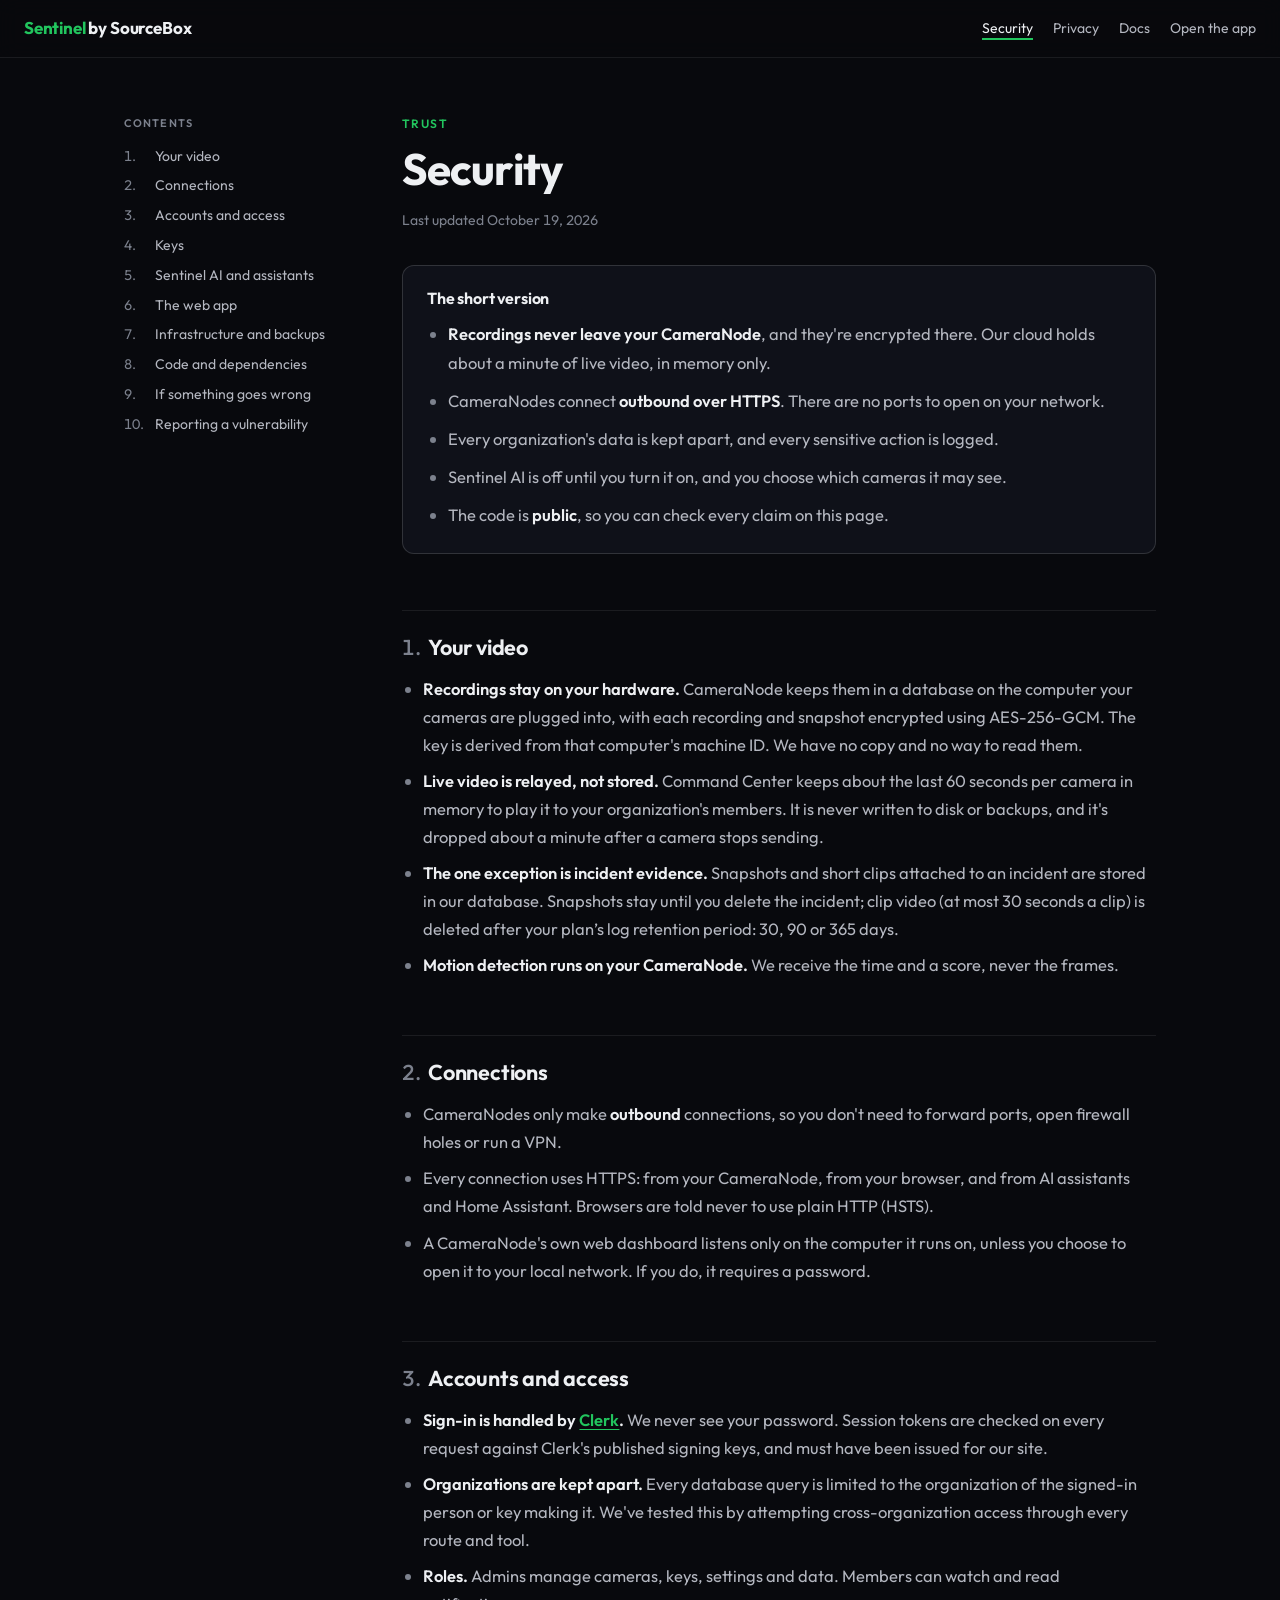
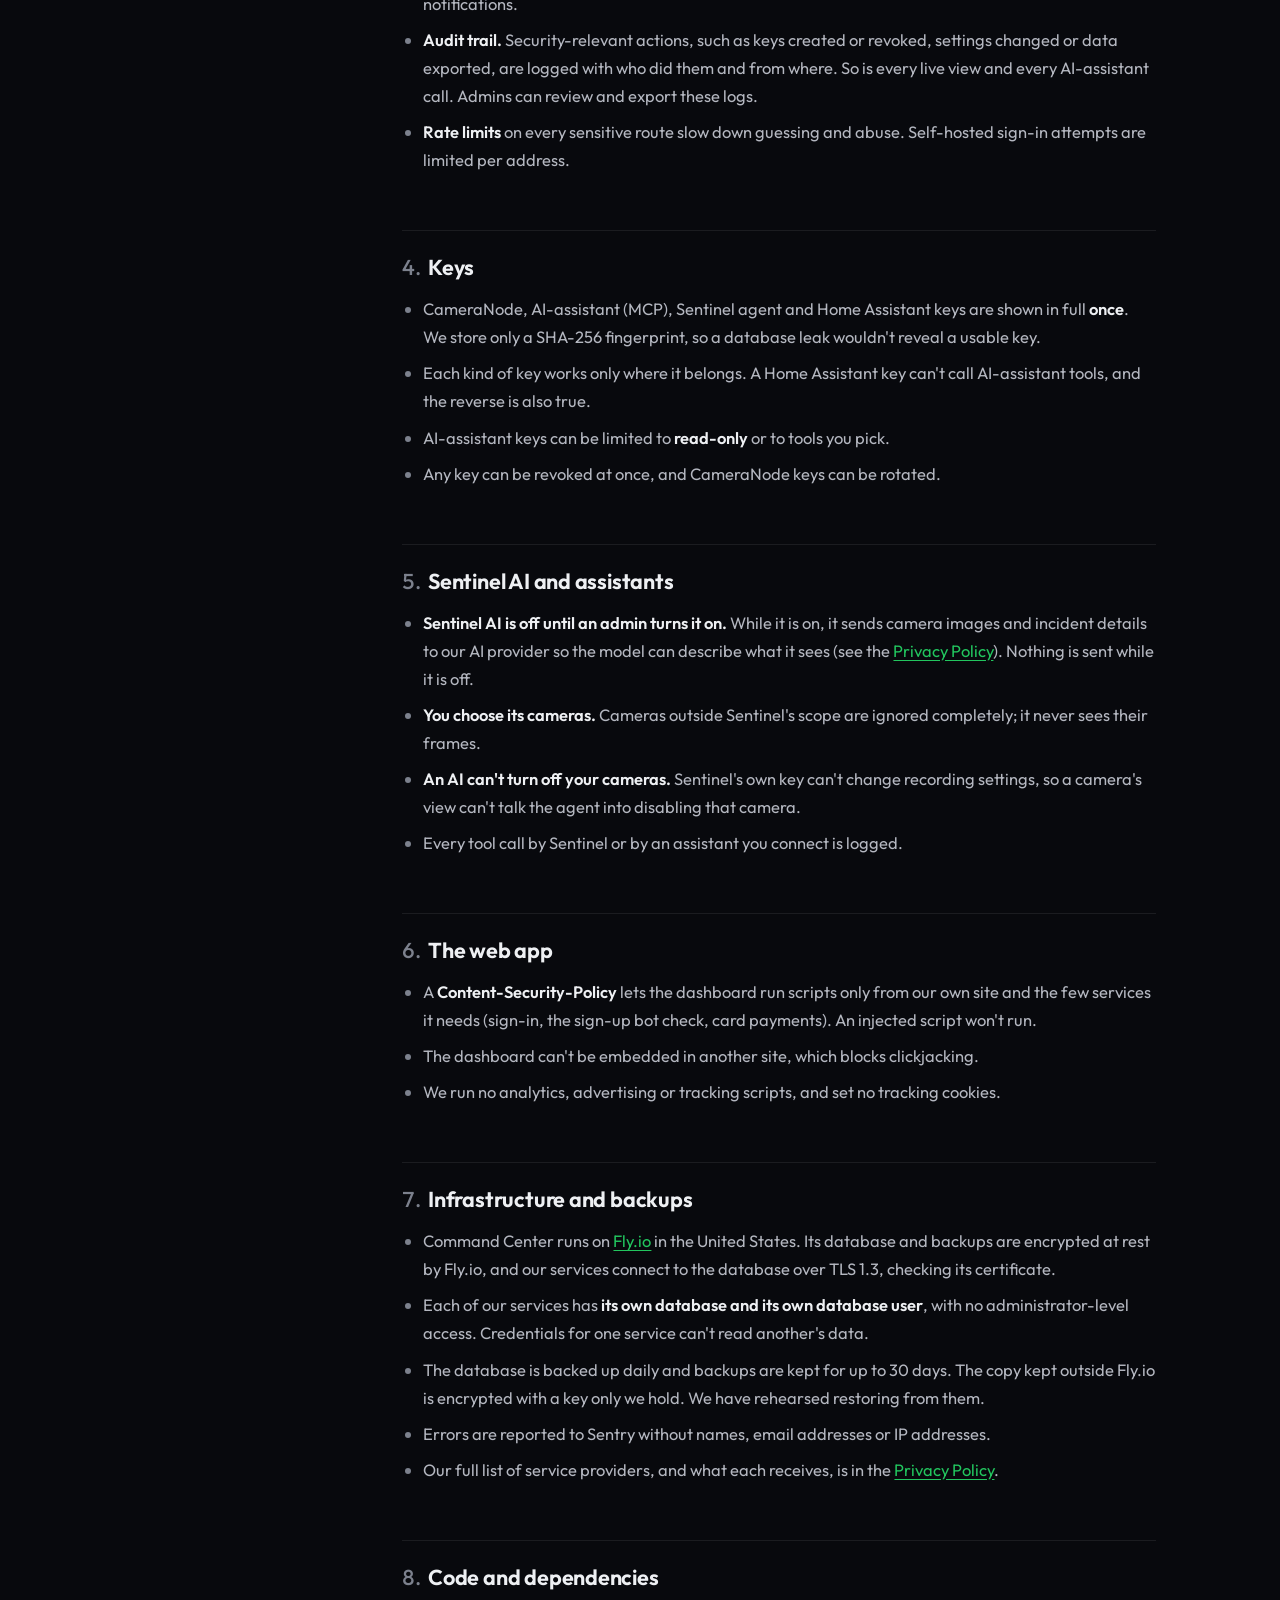
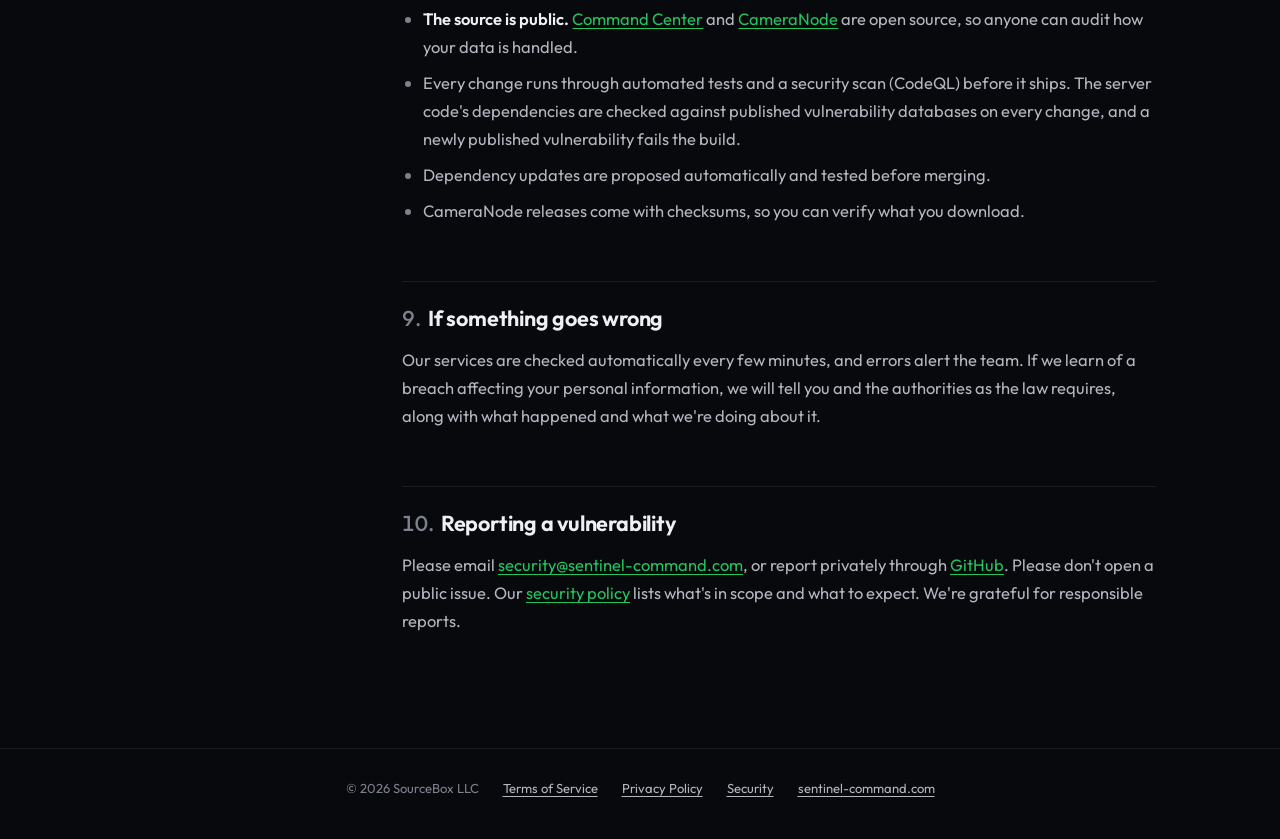
<file: docs/security.html>
<!DOCTYPE html>
<html lang="en">
<head>
  <meta charset="UTF-8">
  <meta name="viewport" content="width=device-width, initial-scale=1.0">
  <title>Security · Sentinel by SourceBox</title>
  <meta name="description" content="How Sentinel by SourceBox protects your cameras, your video and your account, and how to report a vulnerability.">
  <link rel="canonical" href="https://sentinel-command.com/security">
  <link rel="icon" href="data:image/svg+xml,<svg xmlns='http://www.w3.org/2000/svg' viewBox='0 0 100 100'><rect width='100' height='100' rx='22' fill='%230a0a0f'/><text x='50' y='68' font-size='52' font-weight='700' text-anchor='middle' fill='%2322c55e' font-family='sans-serif'>S</text></svg>">
  <link rel="preconnect" href="https://fonts.googleapis.com">
  <link rel="preconnect" href="https://fonts.gstatic.com" crossorigin>
  <link href="https://fonts.googleapis.com/css2?family=Outfit:wght@400;500;600;700&family=JetBrains+Mono:wght@400;500&display=swap" rel="stylesheet">
  <link rel="stylesheet" href="legal/legal.css">
</head>
<body>
  <header class="topbar">
    <a class="brand" href="/"><span>Sentinel</span><span class="by"> by SourceBox</span></a>
    <nav aria-label="Site">
      <a href="security" aria-current="page">Security</a>
      <a href="legal/privacy">Privacy</a>
      <a href="/documentation/">Docs</a>
      <a class="nav-app" href="https://app.sentinel-command.com">Open the app</a>
    </nav>
  </header>

  <div class="page">
    <details class="toc" id="toc">
      <summary>Contents</summary>
      <ol>
        <li><a href="#video">Your video</a></li>
        <li><a href="#connections">Connections</a></li>
        <li><a href="#accounts">Accounts and access</a></li>
        <li><a href="#keys">Keys</a></li>
        <li><a href="#ai">Sentinel AI and assistants</a></li>
        <li><a href="#web">The web app</a></li>
        <li><a href="#infrastructure">Infrastructure and backups</a></li>
        <li><a href="#code">Code and dependencies</a></li>
        <li><a href="#incidents">If something goes wrong</a></li>
        <li><a href="#report">Reporting a vulnerability</a></li>
      </ol>
    </details>

    <article>
      <p class="eyebrow">Trust</p>
      <h1>Security</h1>
      <p class="dates">Last updated October 19, 2026</p>

      <section class="summary" aria-labelledby="summary-heading">
        <h2 id="summary-heading">The short version</h2>
        <ul>
          <li><strong>Recordings never leave your CameraNode</strong>, and they're encrypted there. Our cloud holds about a minute of live video, in memory only.</li>
          <li>CameraNodes connect <strong>outbound over HTTPS</strong>. There are no ports to open on your network.</li>
          <li>Every organization's data is kept apart, and every sensitive action is logged.</li>
          <li>Sentinel AI is off until you turn it on, and you choose which cameras it may see.</li>
          <li>The code is <strong>public</strong>, so you can check every claim on this page.</li>
        </ul>
      </section>

      <h2 id="video"><span class="num">1.</span>Your video</h2>
      <ul>
        <li><strong>Recordings stay on your hardware.</strong> CameraNode keeps them in a database on the computer your cameras are plugged into, with each recording and snapshot encrypted using AES-256-GCM. The key is derived from that computer's machine ID. We have no copy and no way to read them.</li>
        <li><strong>Live video is relayed, not stored.</strong> Command Center keeps about the last 60 seconds per camera in memory to play it to your organization's members. It is never written to disk or backups, and it's dropped about a minute after a camera stops sending.</li>
        <li><strong>The one exception is incident evidence.</strong> Snapshots and short clips attached to an incident are stored in our database. Snapshots stay until you delete the incident; clip video (at most 30 seconds a clip) is deleted after your plan&rsquo;s log retention period: 30, 90 or 365 days.</li>
        <li><strong>Motion detection runs on your CameraNode.</strong> We receive the time and a score, never the frames.</li>
      </ul>

      <h2 id="connections"><span class="num">2.</span>Connections</h2>
      <ul>
        <li>CameraNodes only make <strong>outbound</strong> connections, so you don't need to forward ports, open firewall holes or run a VPN.</li>
        <li>Every connection uses HTTPS: from your CameraNode, from your browser, and from AI assistants and Home Assistant. Browsers are told never to use plain HTTP (HSTS).</li>
        <li>A CameraNode's own web dashboard listens only on the computer it runs on, unless you choose to open it to your local network. If you do, it requires a password.</li>
      </ul>

      <h2 id="accounts"><span class="num">3.</span>Accounts and access</h2>
      <ul>
        <li><strong>Sign-in is handled by <a href="https://clerk.com">Clerk</a>.</strong> We never see your password. Session tokens are checked on every request against Clerk's published signing keys, and must have been issued for our site.</li>
        <li><strong>Organizations are kept apart.</strong> Every database query is limited to the organization of the signed-in person or key making it. We've tested this by attempting cross-organization access through every route and tool.</li>
        <li><strong>Roles.</strong> Admins manage cameras, keys, settings and data. Members can watch and read notifications.</li>
        <li><strong>Audit trail.</strong> Security-relevant actions, such as keys created or revoked, settings changed or data exported, are logged with who did them and from where. So is every live view and every AI-assistant call. Admins can review and export these logs.</li>
        <li><strong>Rate limits</strong> on every sensitive route slow down guessing and abuse. Self-hosted sign-in attempts are limited per address.</li>
      </ul>

      <h2 id="keys"><span class="num">4.</span>Keys</h2>
      <ul>
        <li>CameraNode, AI-assistant (MCP), Sentinel agent and Home Assistant keys are shown in full <strong>once</strong>. We store only a SHA-256 fingerprint, so a database leak wouldn't reveal a usable key.</li>
        <li>Each kind of key works only where it belongs. A Home Assistant key can't call AI-assistant tools, and the reverse is also true.</li>
        <li>AI-assistant keys can be limited to <strong>read-only</strong> or to tools you pick.</li>
        <li>Any key can be revoked at once, and CameraNode keys can be rotated.</li>
      </ul>

      <h2 id="ai"><span class="num">5.</span>Sentinel AI and assistants</h2>
      <ul>
        <li><strong>Sentinel AI is off until an admin turns it on.</strong> While it is on, it sends camera images and incident details to our AI provider so the model can describe what it sees (see the <a href="legal/privacy#sentinel-ai">Privacy Policy</a>). Nothing is sent while it is off.</li>
        <li><strong>You choose its cameras.</strong> Cameras outside Sentinel's scope are ignored completely; it never sees their frames.</li>
        <li><strong>An AI can't turn off your cameras.</strong> Sentinel's own key can't change recording settings, so a camera's view can't talk the agent into disabling that camera.</li>
        <li>Every tool call by Sentinel or by an assistant you connect is logged.</li>
      </ul>

      <h2 id="web"><span class="num">6.</span>The web app</h2>
      <ul>
        <li>A <strong>Content-Security-Policy</strong> lets the dashboard run scripts only from our own site and the few services it needs (sign-in, the sign-up bot check, card payments). An injected script won't run.</li>
        <li>The dashboard can't be embedded in another site, which blocks clickjacking.</li>
        <li>We run no analytics, advertising or tracking scripts, and set no tracking cookies.</li>
      </ul>

      <h2 id="infrastructure"><span class="num">7.</span>Infrastructure and backups</h2>
      <ul>
        <li>Command Center runs on <a href="https://fly.io">Fly.io</a> in the United States. Its database and backups are encrypted at rest by Fly.io, and our services connect to the database over TLS 1.3, checking its certificate.</li>
        <li>Each of our services has <strong>its own database and its own database user</strong>, with no administrator-level access. Credentials for one service can't read another's data.</li>
        <li>The database is backed up daily and backups are kept for up to 30 days. The copy kept outside Fly.io is encrypted with a key only we hold. We have rehearsed restoring from them.</li>
        <li>Errors are reported to Sentry without names, email addresses or IP addresses.</li>
        <li>Our full list of service providers, and what each receives, is in the <a href="legal/privacy#sharing">Privacy Policy</a>.</li>
      </ul>

      <h2 id="code"><span class="num">8.</span>Code and dependencies</h2>
      <ul>
        <li><strong>The source is public.</strong> <a href="https://github.com/SourceBox-LLC/Sentinel-Command">Command Center</a> and <a href="https://github.com/SourceBox-LLC/Sentinel-CameraNode">CameraNode</a> are open source, so anyone can audit how your data is handled.</li>
        <li>Every change runs through automated tests and a security scan (CodeQL) before it ships. The server code's dependencies are checked against published vulnerability databases on every change, and a newly published vulnerability fails the build.</li>
        <li>Dependency updates are proposed automatically and tested before merging.</li>
        <li>CameraNode releases come with checksums, so you can verify what you download.</li>
      </ul>

      <h2 id="incidents"><span class="num">9.</span>If something goes wrong</h2>
      <p>Our services are checked automatically every few minutes, and errors alert the team. If we learn of a breach affecting your personal information, we will tell you and the authorities as the law requires, along with what happened and what we're doing about it.</p>

      <h2 id="report"><span class="num">10.</span>Reporting a vulnerability</h2>
      <p>Please email <a href="mailto:security@sentinel-command.com">security@sentinel-command.com</a>, or report privately through <a href="https://github.com/SourceBox-LLC/Sentinel-Command/security/advisories/new">GitHub</a>. Please don't open a public issue. Our <a href="https://github.com/SourceBox-LLC/Sentinel-Command/blob/master/SECURITY.md">security policy</a> lists what's in scope and what to expect. We're grateful for responsible reports.</p>
    </article>
  </div>

  <footer>
    <span>© 2026 SourceBox LLC</span>
    <a href="legal/terms">Terms of Service</a>
    <a href="legal/privacy">Privacy Policy</a>
    <a href="security">Security</a>
    <a href="/">sentinel-command.com</a>
  </footer>
  <script>
    // Contents start open on wide screens, where they sit in the sidebar.
    if (window.matchMedia("(min-width: 960px)").matches) document.getElementById("toc").open = true
  </script>
</body>
</html>
</file>
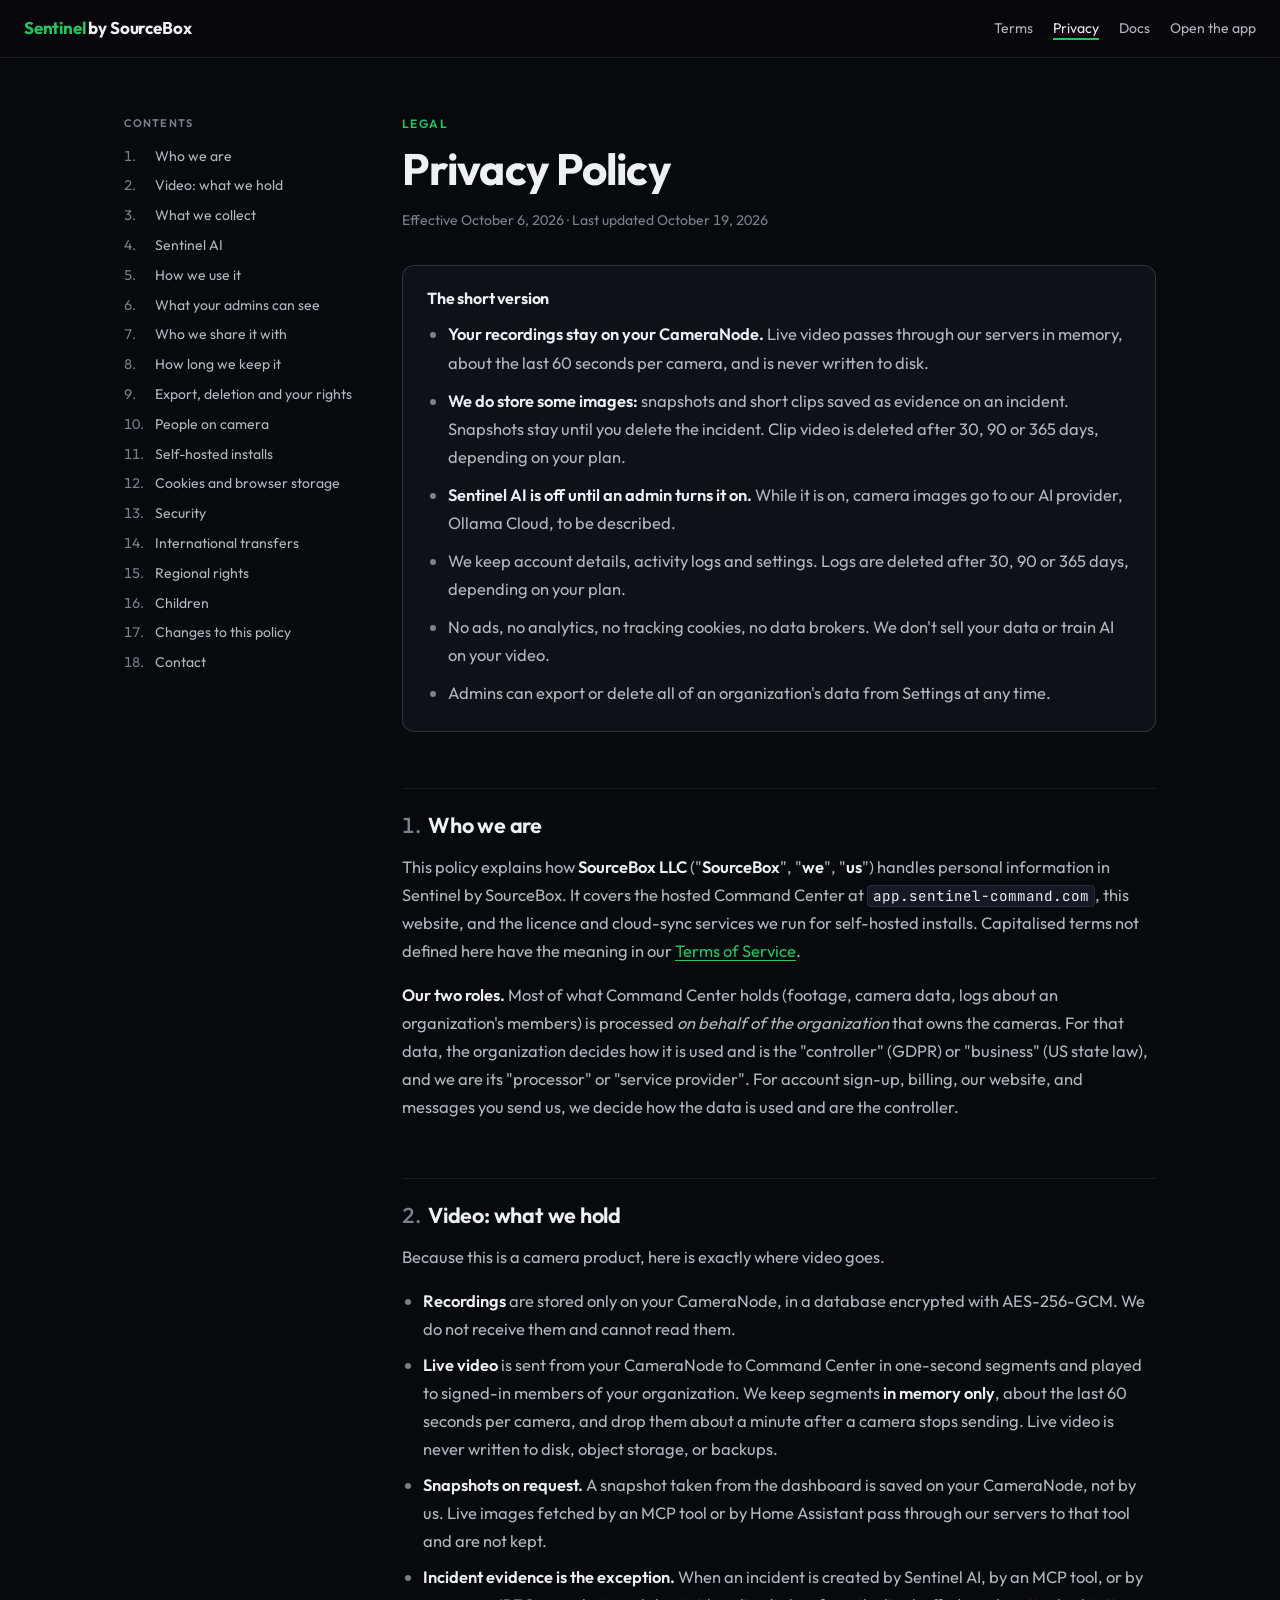
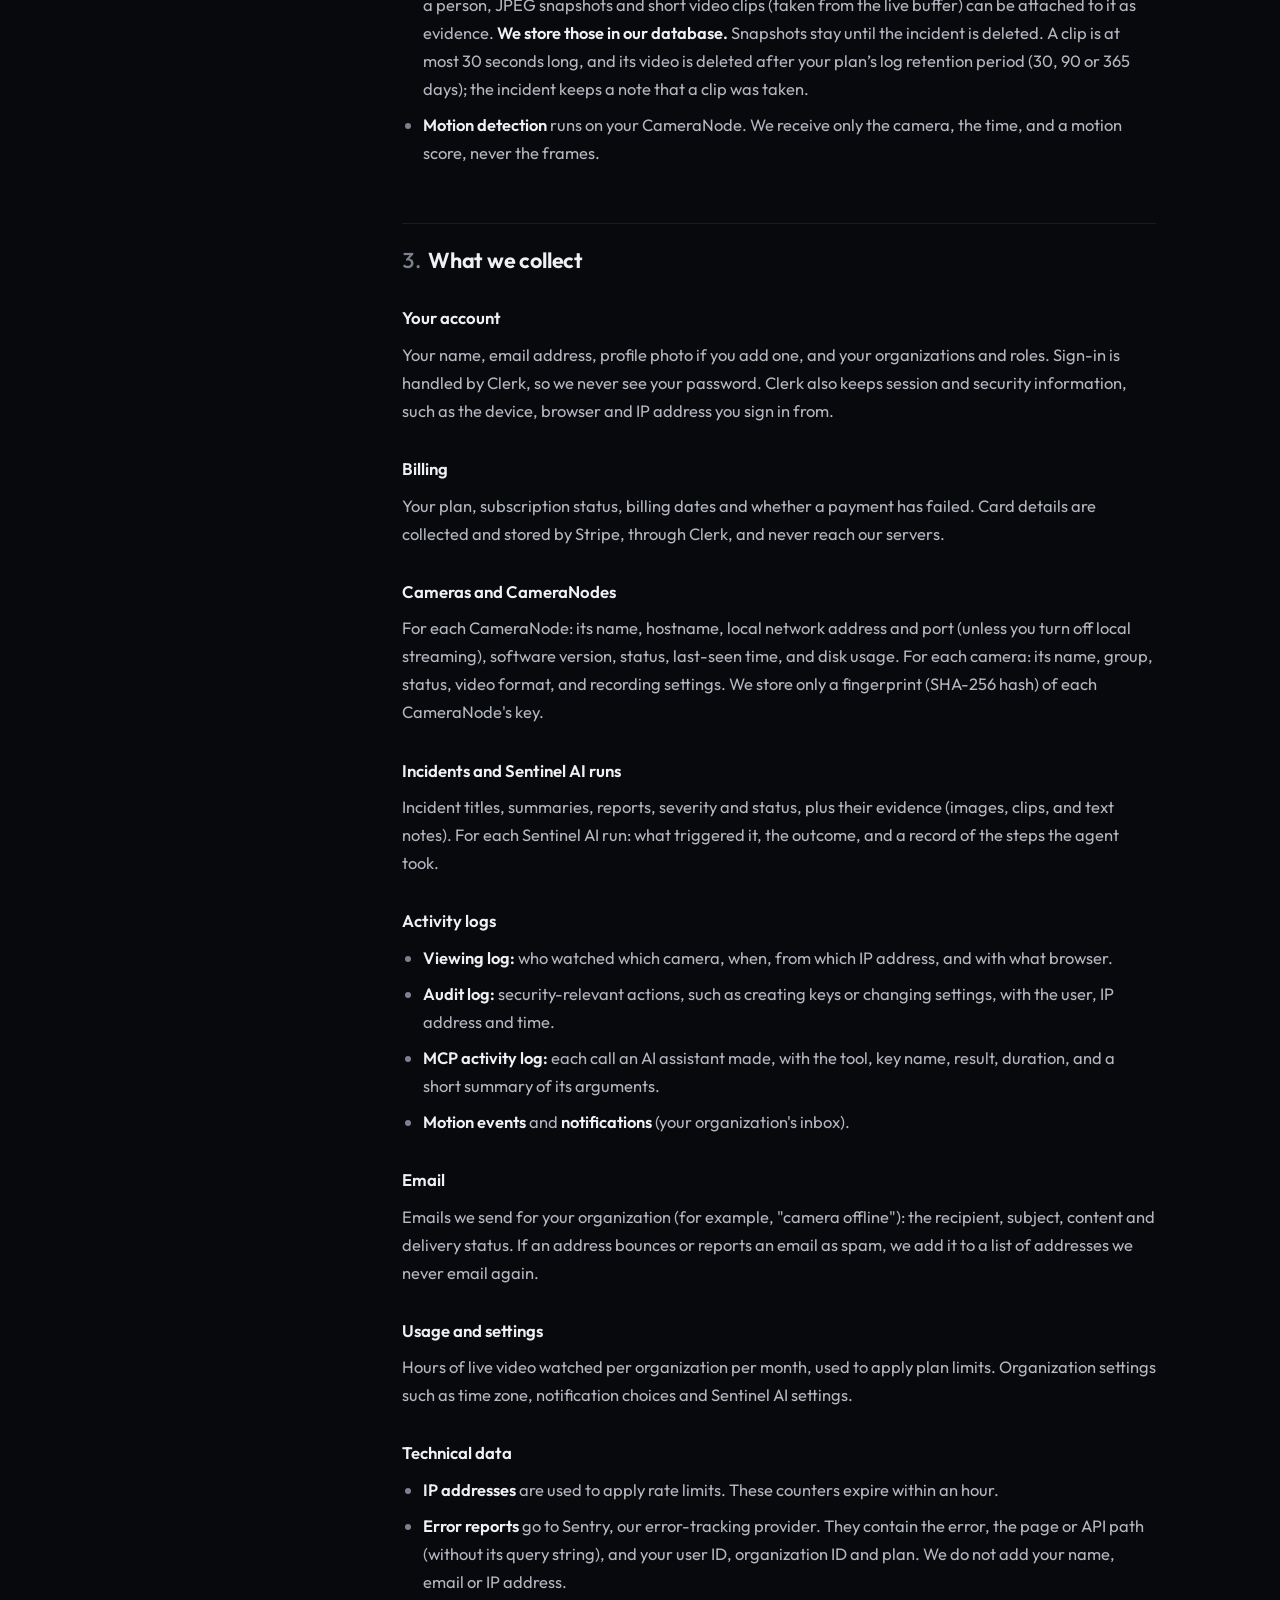
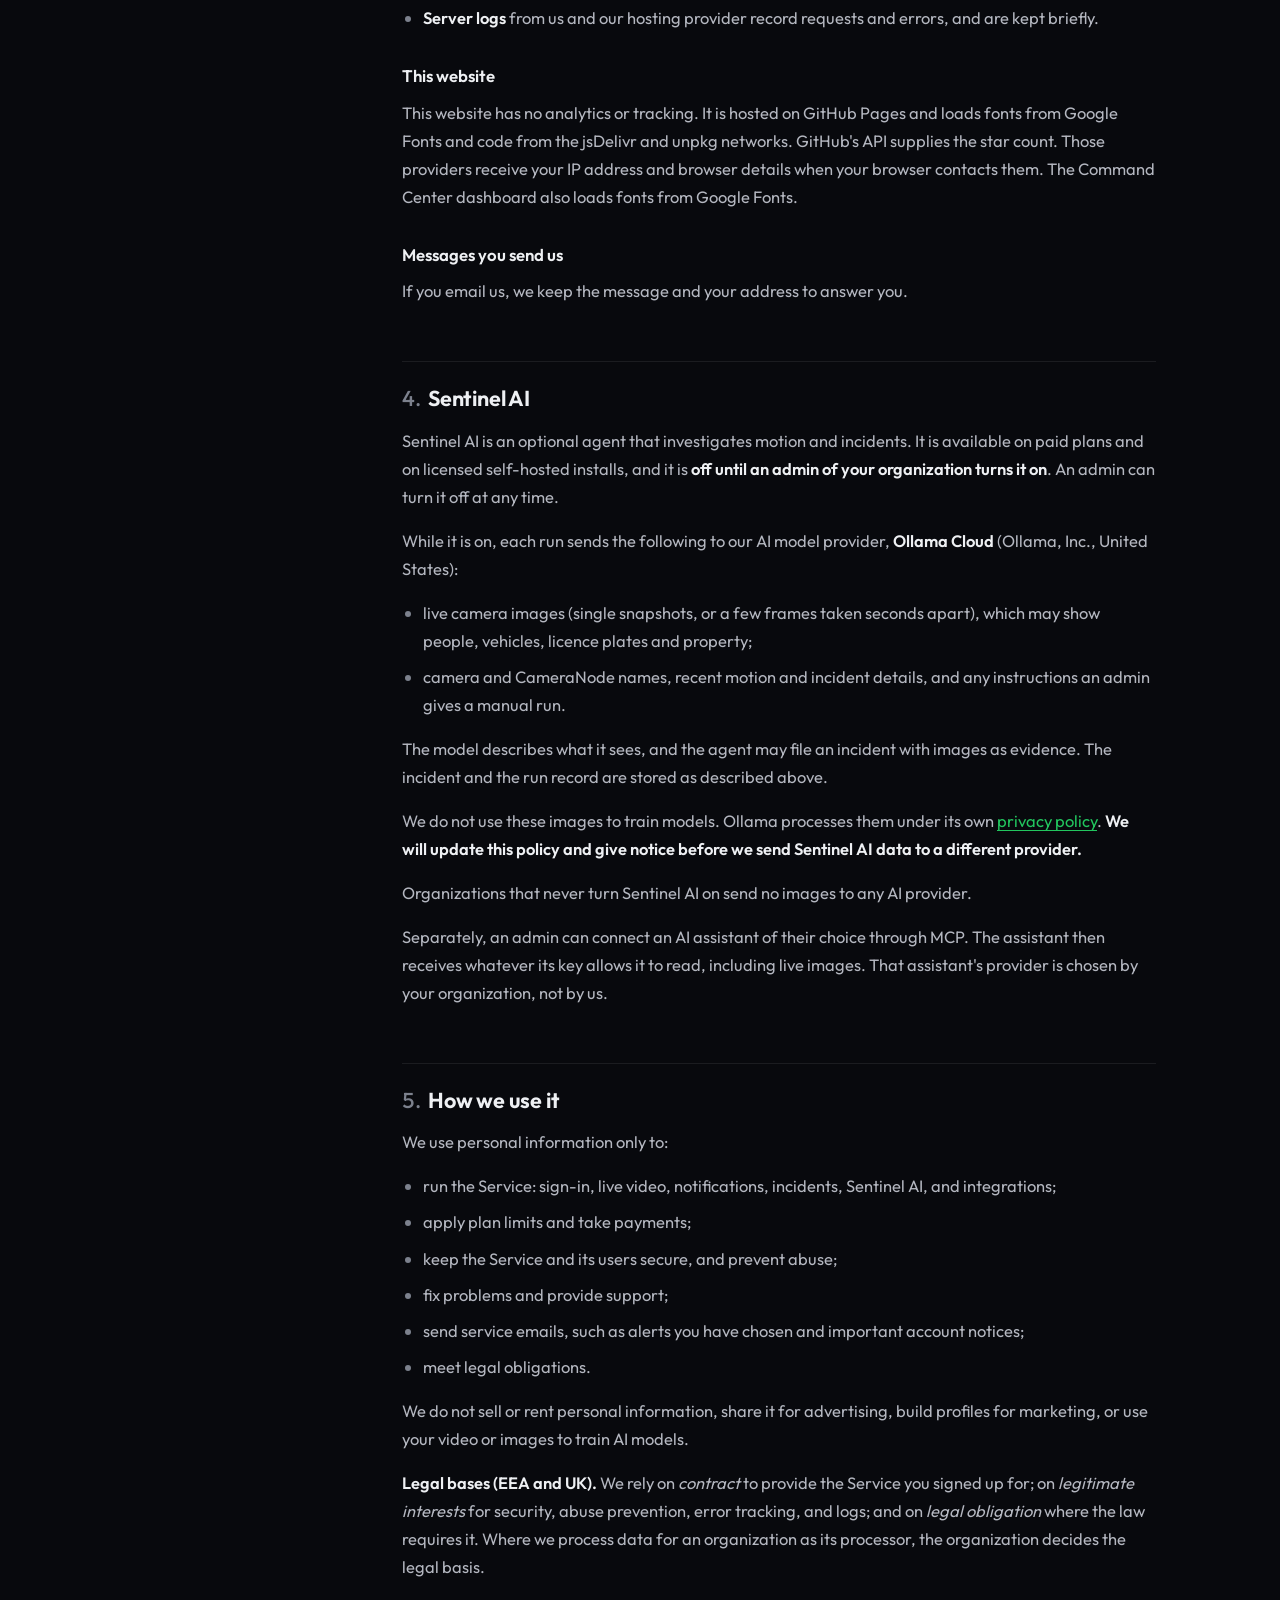
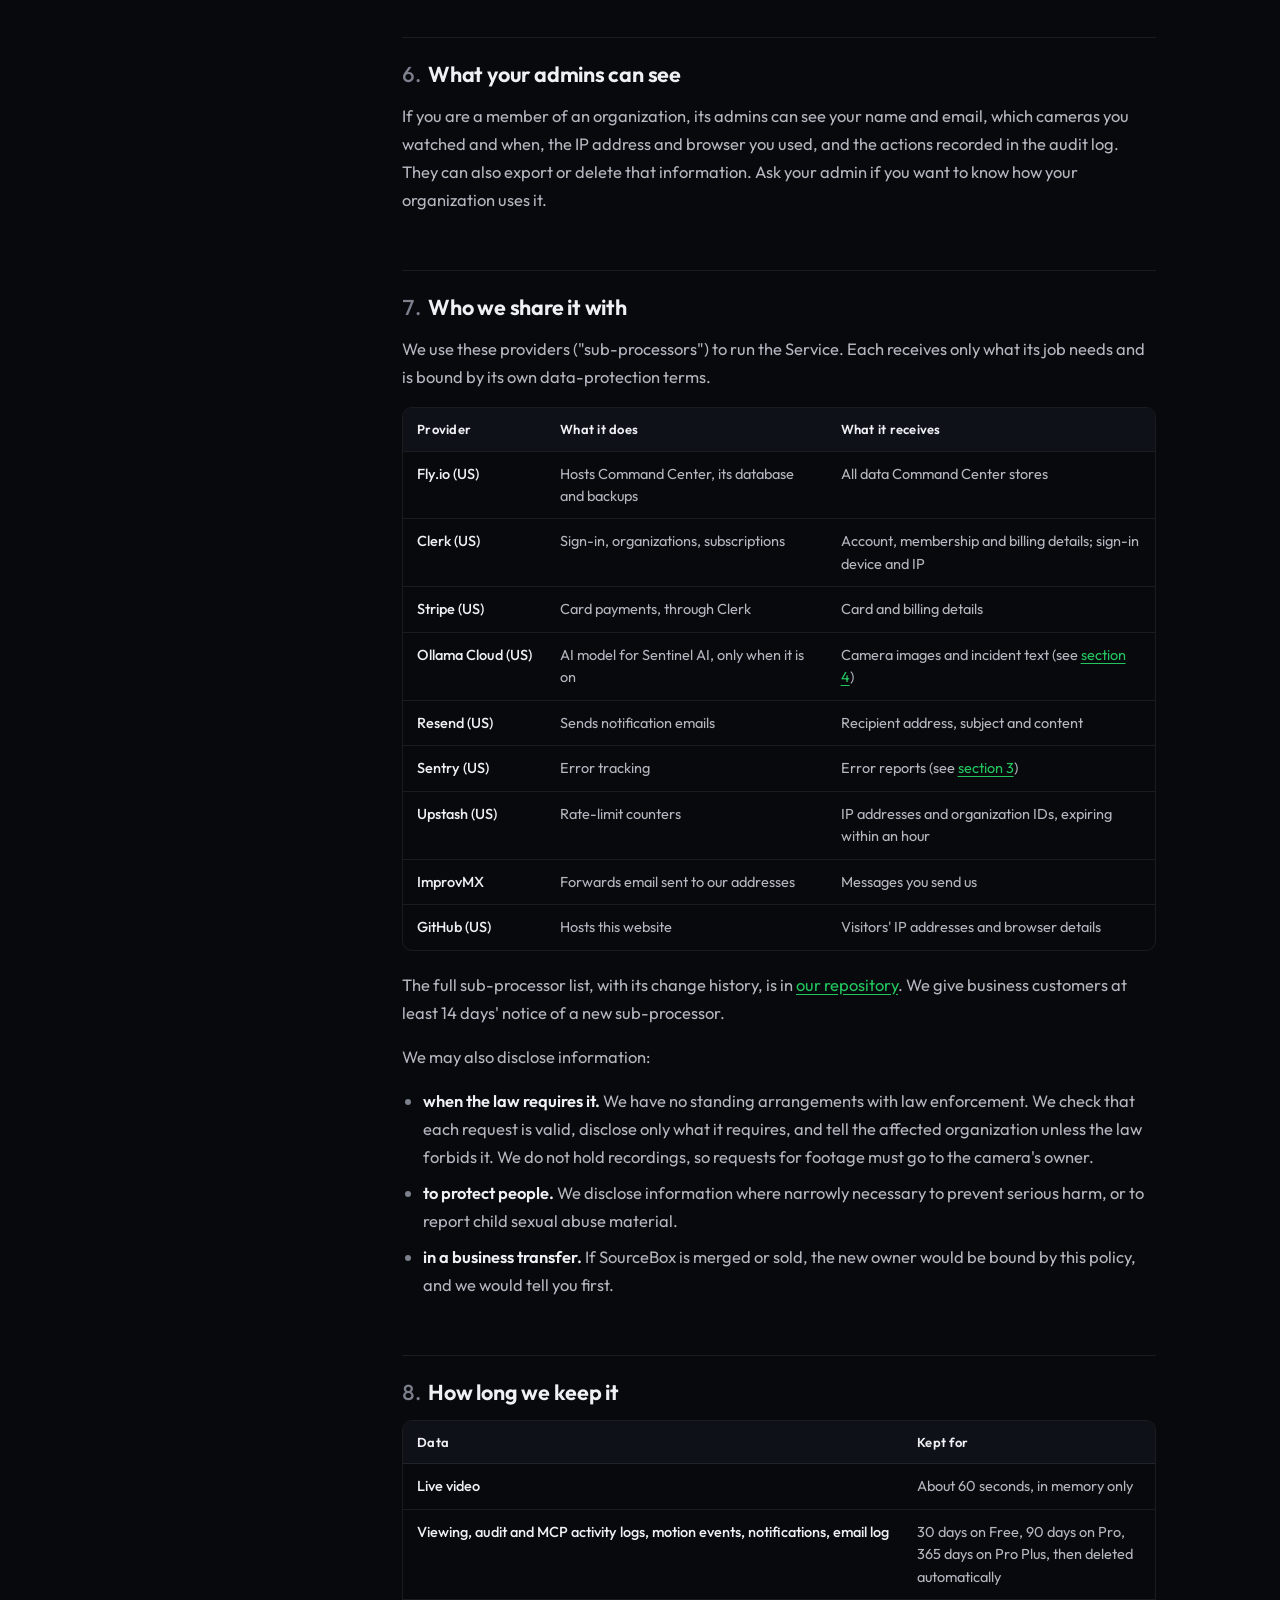
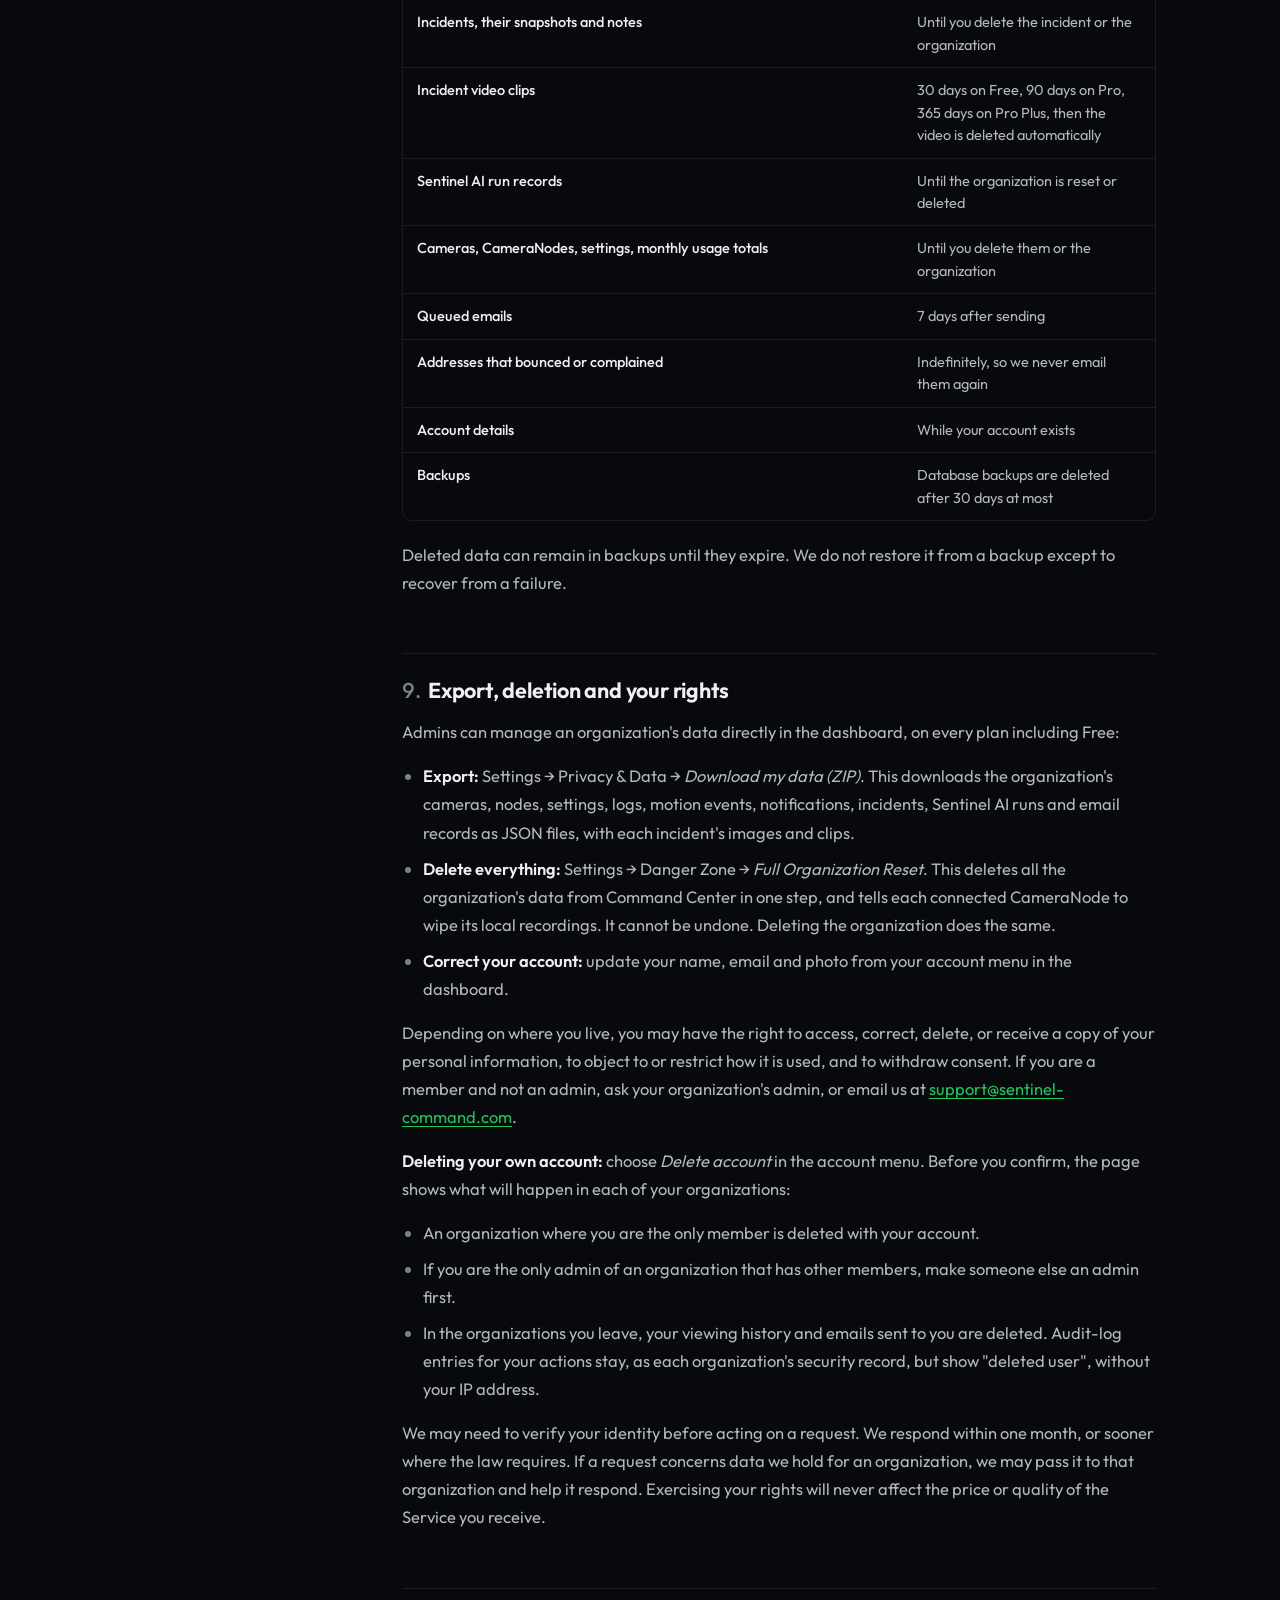
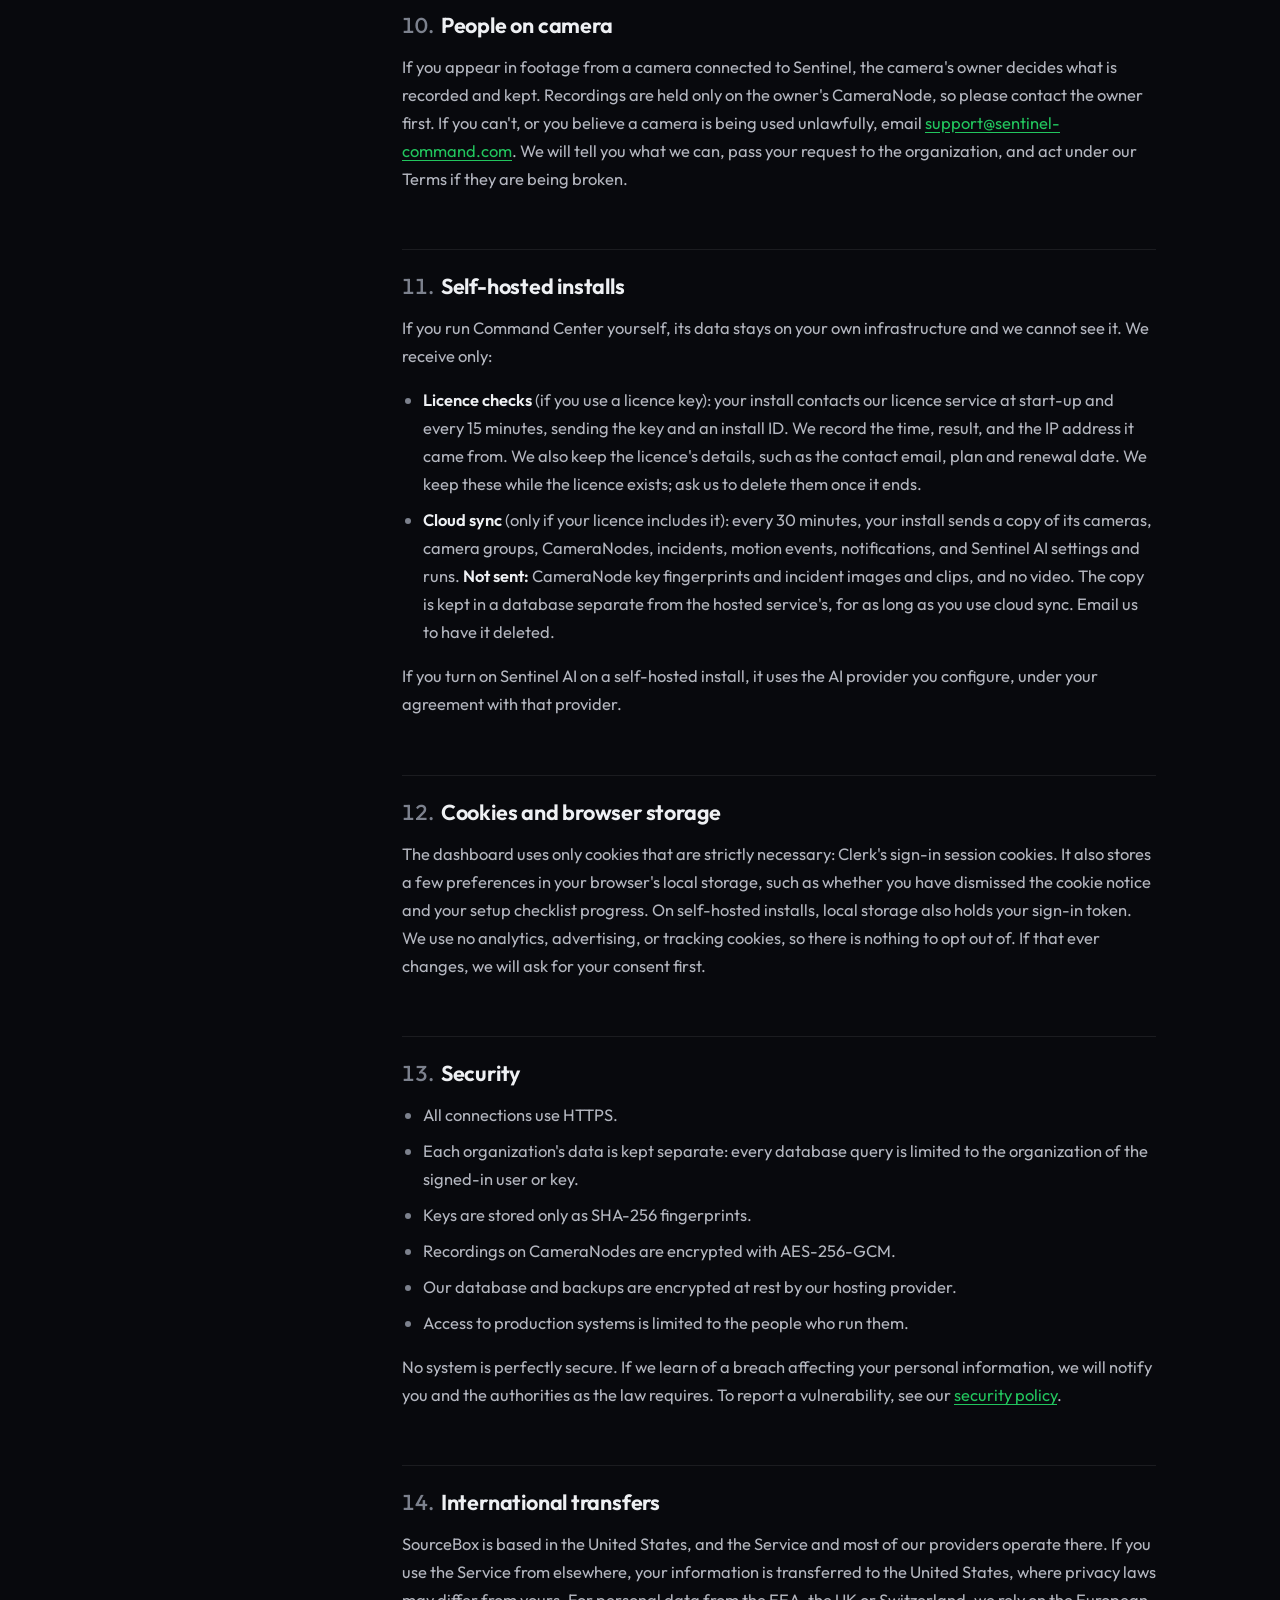
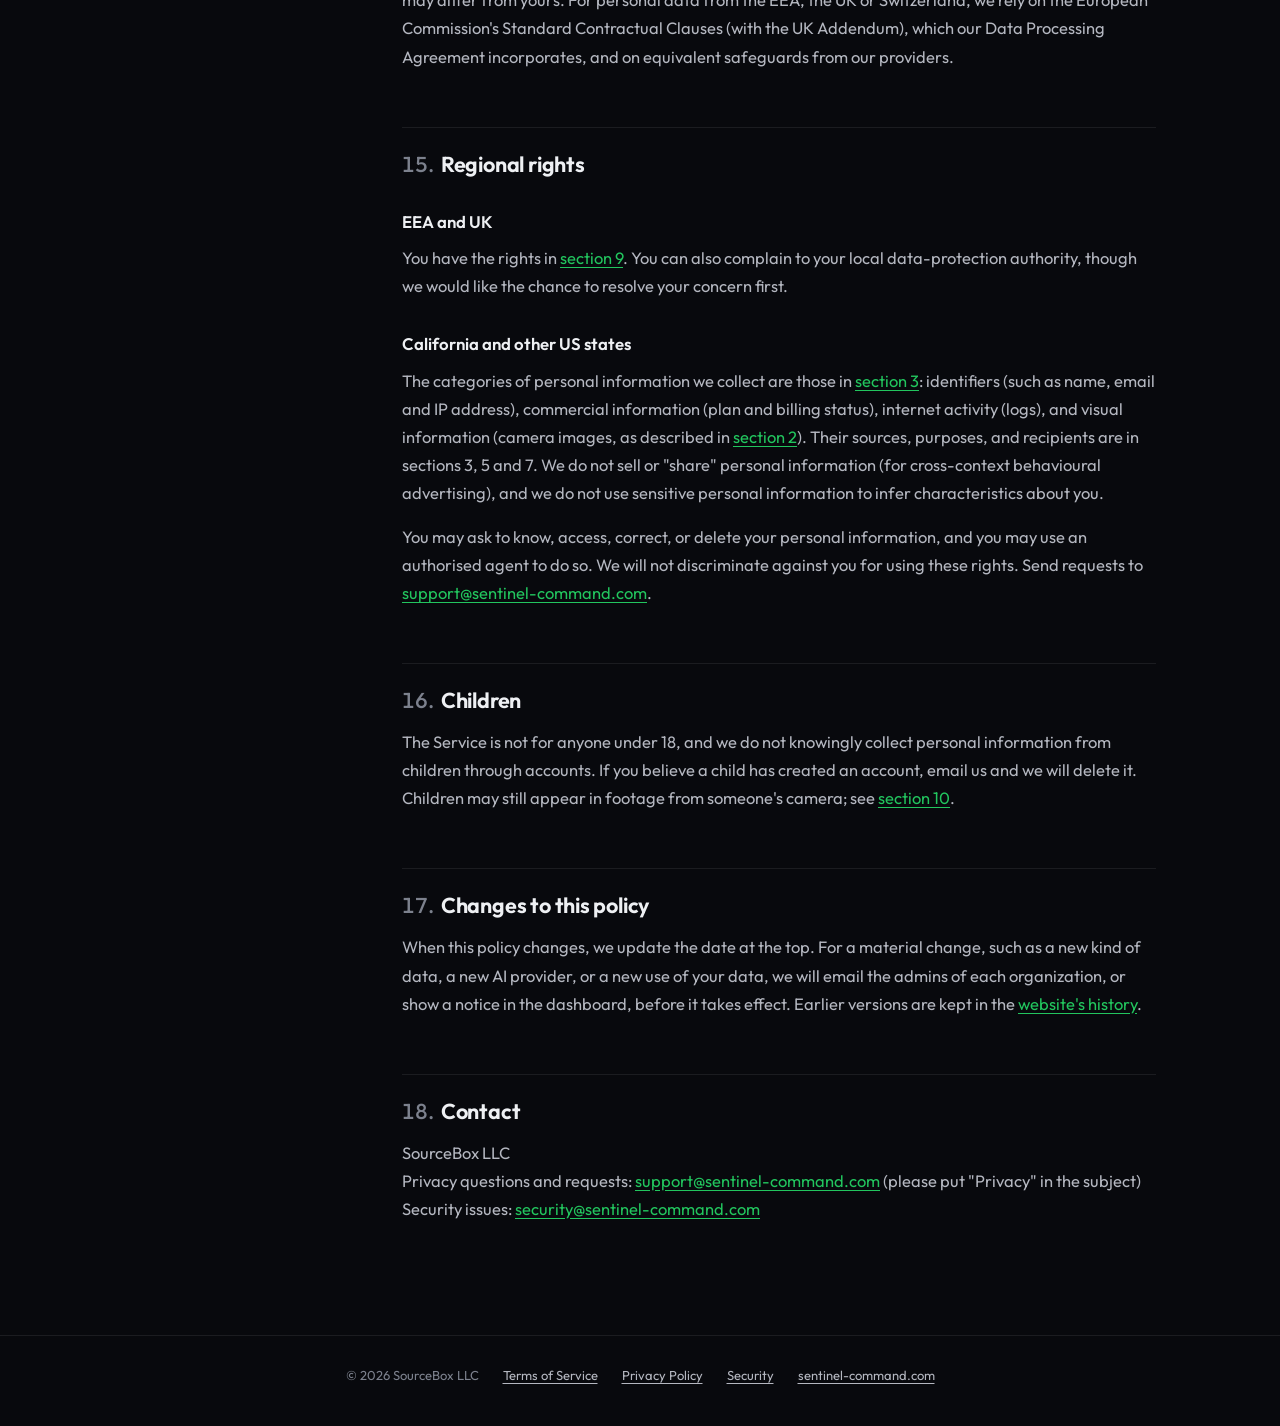
<file: docs/legal/privacy.html>
<!DOCTYPE html>
<html lang="en">
<head>
  <meta charset="UTF-8">
  <meta name="viewport" content="width=device-width, initial-scale=1.0">
  <title>Privacy Policy · Sentinel by SourceBox</title>
  <meta name="description" content="What Sentinel by SourceBox collects, where it goes, how long it is kept, and how to export or delete it.">
  <link rel="canonical" href="https://sentinel-command.com/legal/privacy">
  <link rel="icon" href="data:image/svg+xml,<svg xmlns='http://www.w3.org/2000/svg' viewBox='0 0 100 100'><rect width='100' height='100' rx='22' fill='%230a0a0f'/><text x='50' y='68' font-size='52' font-weight='700' text-anchor='middle' fill='%2322c55e' font-family='sans-serif'>S</text></svg>">
  <link rel="preconnect" href="https://fonts.googleapis.com">
  <link rel="preconnect" href="https://fonts.gstatic.com" crossorigin>
  <link href="https://fonts.googleapis.com/css2?family=Outfit:wght@400;500;600;700&family=JetBrains+Mono:wght@400;500&display=swap" rel="stylesheet">
  <link rel="stylesheet" href="legal.css">
</head>
<body>
  <header class="topbar">
    <a class="brand" href="/"><span>Sentinel</span><span class="by"> by SourceBox</span></a>
    <nav aria-label="Legal">
      <a href="terms">Terms</a>
      <a href="privacy" aria-current="page">Privacy</a>
      <a href="/documentation/">Docs</a>
      <a class="nav-app" href="https://app.sentinel-command.com">Open the app</a>
    </nav>
  </header>

  <div class="page">
    <details class="toc" id="toc">
      <summary>Contents</summary>
      <ol>
        <li><a href="#who">Who we are</a></li>
        <li><a href="#video">Video: what we hold</a></li>
        <li><a href="#collect">What we collect</a></li>
        <li><a href="#sentinel-ai">Sentinel AI</a></li>
        <li><a href="#use">How we use it</a></li>
        <li><a href="#admins">What your admins can see</a></li>
        <li><a href="#sharing">Who we share it with</a></li>
        <li><a href="#retention">How long we keep it</a></li>
        <li><a href="#your-rights">Export, deletion and your rights</a></li>
        <li><a href="#on-camera">People on camera</a></li>
        <li><a href="#self-hosted">Self-hosted installs</a></li>
        <li><a href="#cookies">Cookies and browser storage</a></li>
        <li><a href="#security">Security</a></li>
        <li><a href="#transfers">International transfers</a></li>
        <li><a href="#regional">Regional rights</a></li>
        <li><a href="#children">Children</a></li>
        <li><a href="#changes">Changes to this policy</a></li>
        <li><a href="#contact">Contact</a></li>
      </ol>
    </details>

    <article>
      <p class="eyebrow">Legal</p>
      <h1>Privacy Policy</h1>
      <p class="dates">Effective October 6, 2026 · Last updated October 19, 2026</p>

      <section class="summary" aria-labelledby="summary-heading">
        <h2 id="summary-heading">The short version</h2>
        <ul>
          <li><strong>Your recordings stay on your CameraNode.</strong> Live video passes through our servers in memory, about the last 60 seconds per camera, and is never written to disk.</li>
          <li><strong>We do store some images:</strong> snapshots and short clips saved as evidence on an incident. Snapshots stay until you delete the incident. Clip video is deleted after 30, 90 or 365 days, depending on your plan.</li>
          <li><strong>Sentinel AI is off until an admin turns it on.</strong> While it is on, camera images go to our AI provider, Ollama Cloud, to be described.</li>
          <li>We keep account details, activity logs and settings. Logs are deleted after 30, 90 or 365 days, depending on your plan.</li>
          <li>No ads, no analytics, no tracking cookies, no data brokers. We don't sell your data or train AI on your video.</li>
          <li>Admins can export or delete all of an organization's data from Settings at any time.</li>
        </ul>
      </section>

      <h2 id="who"><span class="num">1.</span>Who we are</h2>
      <p>This policy explains how <strong>SourceBox LLC</strong> ("<strong>SourceBox</strong>", "<strong>we</strong>", "<strong>us</strong>") handles personal information in Sentinel by SourceBox. It covers the hosted Command Center at <code>app.sentinel-command.com</code>, this website, and the licence and cloud-sync services we run for self-hosted installs. Capitalised terms not defined here have the meaning in our <a href="terms">Terms of Service</a>.</p>
      <p><strong>Our two roles.</strong> Most of what Command Center holds (footage, camera data, logs about an organization's members) is processed <em>on behalf of the organization</em> that owns the cameras. For that data, the organization decides how it is used and is the "controller" (GDPR) or "business" (US state law), and we are its "processor" or "service provider". For account sign-up, billing, our website, and messages you send us, we decide how the data is used and are the controller.</p>

      <h2 id="video"><span class="num">2.</span>Video: what we hold</h2>
      <p>Because this is a camera product, here is exactly where video goes.</p>
      <ul>
        <li><strong>Recordings</strong> are stored only on your CameraNode, in a database encrypted with AES-256-GCM. We do not receive them and cannot read them.</li>
        <li><strong>Live video</strong> is sent from your CameraNode to Command Center in one-second segments and played to signed-in members of your organization. We keep segments <strong>in memory only</strong>, about the last 60 seconds per camera, and drop them about a minute after a camera stops sending. Live video is never written to disk, object storage, or backups.</li>
        <li><strong>Snapshots on request.</strong> A snapshot taken from the dashboard is saved on your CameraNode, not by us. Live images fetched by an MCP tool or by Home Assistant pass through our servers to that tool and are not kept.</li>
        <li><strong>Incident evidence is the exception.</strong> When an incident is created by Sentinel AI, by an MCP tool, or by a person, JPEG snapshots and short video clips (taken from the live buffer) can be attached to it as evidence. <strong>We store those in our database.</strong> Snapshots stay until the incident is deleted. A clip is at most 30 seconds long, and its video is deleted after your plan&rsquo;s log retention period (30, 90 or 365 days); the incident keeps a note that a clip was taken.</li>
        <li><strong>Motion detection</strong> runs on your CameraNode. We receive only the camera, the time, and a motion score, never the frames.</li>
      </ul>

      <h2 id="collect"><span class="num">3.</span>What we collect</h2>

      <h3>Your account</h3>
      <p>Your name, email address, profile photo if you add one, and your organizations and roles. Sign-in is handled by Clerk, so we never see your password. Clerk also keeps session and security information, such as the device, browser and IP address you sign in from.</p>

      <h3>Billing</h3>
      <p>Your plan, subscription status, billing dates and whether a payment has failed. Card details are collected and stored by Stripe, through Clerk, and never reach our servers.</p>

      <h3>Cameras and CameraNodes</h3>
      <p>For each CameraNode: its name, hostname, local network address and port (unless you turn off local streaming), software version, status, last-seen time, and disk usage. For each camera: its name, group, status, video format, and recording settings. We store only a fingerprint (SHA-256 hash) of each CameraNode's key.</p>

      <h3>Incidents and Sentinel AI runs</h3>
      <p>Incident titles, summaries, reports, severity and status, plus their evidence (images, clips, and text notes). For each Sentinel AI run: what triggered it, the outcome, and a record of the steps the agent took.</p>

      <h3>Activity logs</h3>
      <ul>
        <li><strong>Viewing log:</strong> who watched which camera, when, from which IP address, and with what browser.</li>
        <li><strong>Audit log:</strong> security-relevant actions, such as creating keys or changing settings, with the user, IP address and time.</li>
        <li><strong>MCP activity log:</strong> each call an AI assistant made, with the tool, key name, result, duration, and a short summary of its arguments.</li>
        <li><strong>Motion events</strong> and <strong>notifications</strong> (your organization's inbox).</li>
      </ul>

      <h3>Email</h3>
      <p>Emails we send for your organization (for example, "camera offline"): the recipient, subject, content and delivery status. If an address bounces or reports an email as spam, we add it to a list of addresses we never email again.</p>

      <h3>Usage and settings</h3>
      <p>Hours of live video watched per organization per month, used to apply plan limits. Organization settings such as time zone, notification choices and Sentinel AI settings.</p>

      <h3>Technical data</h3>
      <ul>
        <li><strong>IP addresses</strong> are used to apply rate limits. These counters expire within an hour.</li>
        <li><strong>Error reports</strong> go to Sentry, our error-tracking provider. They contain the error, the page or API path (without its query string), and your user ID, organization ID and plan. We do not add your name, email or IP address.</li>
        <li><strong>Server logs</strong> from us and our hosting provider record requests and errors, and are kept briefly.</li>
      </ul>

      <h3>This website</h3>
      <p>This website has no analytics or tracking. It is hosted on GitHub Pages and loads fonts from Google Fonts and code from the jsDelivr and unpkg networks. GitHub's API supplies the star count. Those providers receive your IP address and browser details when your browser contacts them. The Command Center dashboard also loads fonts from Google Fonts.</p>

      <h3>Messages you send us</h3>
      <p>If you email us, we keep the message and your address to answer you.</p>

      <h2 id="sentinel-ai"><span class="num">4.</span>Sentinel AI</h2>
      <p>Sentinel AI is an optional agent that investigates motion and incidents. It is available on paid plans and on licensed self-hosted installs, and it is <strong>off until an admin of your organization turns it on</strong>. An admin can turn it off at any time.</p>
      <p>While it is on, each run sends the following to our AI model provider, <strong>Ollama Cloud</strong> (Ollama, Inc., United States):</p>
      <ul>
        <li>live camera images (single snapshots, or a few frames taken seconds apart), which may show people, vehicles, licence plates and property;</li>
        <li>camera and CameraNode names, recent motion and incident details, and any instructions an admin gives a manual run.</li>
      </ul>
      <p>The model describes what it sees, and the agent may file an incident with images as evidence. The incident and the run record are stored as described above.</p>
      <p>We do not use these images to train models. Ollama processes them under its own <a href="https://ollama.com/privacy">privacy policy</a>. <strong>We will update this policy and give notice before we send Sentinel AI data to a different provider.</strong></p>
      <p>Organizations that never turn Sentinel AI on send no images to any AI provider.</p>
      <p>Separately, an admin can connect an AI assistant of their choice through MCP. The assistant then receives whatever its key allows it to read, including live images. That assistant's provider is chosen by your organization, not by us.</p>

      <h2 id="use"><span class="num">5.</span>How we use it</h2>
      <p>We use personal information only to:</p>
      <ul>
        <li>run the Service: sign-in, live video, notifications, incidents, Sentinel AI, and integrations;</li>
        <li>apply plan limits and take payments;</li>
        <li>keep the Service and its users secure, and prevent abuse;</li>
        <li>fix problems and provide support;</li>
        <li>send service emails, such as alerts you have chosen and important account notices;</li>
        <li>meet legal obligations.</li>
      </ul>
      <p>We do not sell or rent personal information, share it for advertising, build profiles for marketing, or use your video or images to train AI models.</p>
      <p><strong>Legal bases (EEA and UK).</strong> We rely on <em>contract</em> to provide the Service you signed up for; on <em>legitimate interests</em> for security, abuse prevention, error tracking, and logs; and on <em>legal obligation</em> where the law requires it. Where we process data for an organization as its processor, the organization decides the legal basis.</p>

      <h2 id="admins"><span class="num">6.</span>What your admins can see</h2>
      <p>If you are a member of an organization, its admins can see your name and email, which cameras you watched and when, the IP address and browser you used, and the actions recorded in the audit log. They can also export or delete that information. Ask your admin if you want to know how your organization uses it.</p>

      <h2 id="sharing"><span class="num">7.</span>Who we share it with</h2>
      <p>We use these providers ("sub-processors") to run the Service. Each receives only what its job needs and is bound by its own data-protection terms.</p>
      <div class="table-wrap">
        <table>
          <thead><tr><th scope="col">Provider</th><th scope="col">What it does</th><th scope="col">What it receives</th></tr></thead>
          <tbody>
            <tr><td>Fly.io (US)</td><td>Hosts Command Center, its database and backups</td><td>All data Command Center stores</td></tr>
            <tr><td>Clerk (US)</td><td>Sign-in, organizations, subscriptions</td><td>Account, membership and billing details; sign-in device and IP</td></tr>
            <tr><td>Stripe (US)</td><td>Card payments, through Clerk</td><td>Card and billing details</td></tr>
            <tr><td>Ollama Cloud (US)</td><td>AI model for Sentinel AI, only when it is on</td><td>Camera images and incident text (see <a href="#sentinel-ai">section 4</a>)</td></tr>
            <tr><td>Resend (US)</td><td>Sends notification emails</td><td>Recipient address, subject and content</td></tr>
            <tr><td>Sentry (US)</td><td>Error tracking</td><td>Error reports (see <a href="#collect">section 3</a>)</td></tr>
            <tr><td>Upstash (US)</td><td>Rate-limit counters</td><td>IP addresses and organization IDs, expiring within an hour</td></tr>
            <tr><td>ImprovMX</td><td>Forwards email sent to our addresses</td><td>Messages you send us</td></tr>
            <tr><td>GitHub (US)</td><td>Hosts this website</td><td>Visitors' IP addresses and browser details</td></tr>
          </tbody>
        </table>
      </div>
      <p>The full sub-processor list, with its change history, is in <a href="https://github.com/SourceBox-LLC/Sentinel-Command/blob/master/docs/legal/SUB_PROCESSORS.md">our repository</a>. We give business customers at least 14 days' notice of a new sub-processor.</p>
      <p>We may also disclose information:</p>
      <ul>
        <li><strong>when the law requires it.</strong> We have no standing arrangements with law enforcement. We check that each request is valid, disclose only what it requires, and tell the affected organization unless the law forbids it. We do not hold recordings, so requests for footage must go to the camera's owner.</li>
        <li><strong>to protect people.</strong> We disclose information where narrowly necessary to prevent serious harm, or to report child sexual abuse material.</li>
        <li><strong>in a business transfer.</strong> If SourceBox is merged or sold, the new owner would be bound by this policy, and we would tell you first.</li>
      </ul>

      <h2 id="retention"><span class="num">8.</span>How long we keep it</h2>
      <div class="table-wrap">
        <table>
          <thead><tr><th scope="col">Data</th><th scope="col">Kept for</th></tr></thead>
          <tbody>
            <tr><td>Live video</td><td>About 60 seconds, in memory only</td></tr>
            <tr><td>Viewing, audit and MCP activity logs, motion events, notifications, email log</td><td>30 days on Free, 90 days on Pro, 365 days on Pro Plus, then deleted automatically</td></tr>
            <tr><td>Incidents, their snapshots and notes</td><td>Until you delete the incident or the organization</td></tr>
            <tr><td>Incident video clips</td><td>30 days on Free, 90 days on Pro, 365 days on Pro Plus, then the video is deleted automatically</td></tr>
            <tr><td>Sentinel AI run records</td><td>Until the organization is reset or deleted</td></tr>
            <tr><td>Cameras, CameraNodes, settings, monthly usage totals</td><td>Until you delete them or the organization</td></tr>
            <tr><td>Queued emails</td><td>7 days after sending</td></tr>
            <tr><td>Addresses that bounced or complained</td><td>Indefinitely, so we never email them again</td></tr>
            <tr><td>Account details</td><td>While your account exists</td></tr>
            <tr><td>Backups</td><td>Database backups are deleted after 30 days at most</td></tr>
          </tbody>
        </table>
      </div>
      <p>Deleted data can remain in backups until they expire. We do not restore it from a backup except to recover from a failure.</p>

      <h2 id="your-rights"><span class="num">9.</span>Export, deletion and your rights</h2>
      <p>Admins can manage an organization's data directly in the dashboard, on every plan including Free:</p>
      <ul>
        <li><strong>Export:</strong> Settings → Privacy &amp; Data → <em>Download my data (ZIP)</em>. This downloads the organization's cameras, nodes, settings, logs, motion events, notifications, incidents, Sentinel AI runs and email records as JSON files, with each incident's images and clips.</li>
        <li><strong>Delete everything:</strong> Settings → Danger Zone → <em>Full Organization Reset</em>. This deletes all the organization's data from Command Center in one step, and tells each connected CameraNode to wipe its local recordings. It cannot be undone. Deleting the organization does the same.</li>
        <li><strong>Correct your account:</strong> update your name, email and photo from your account menu in the dashboard.</li>
      </ul>
      <p>Depending on where you live, you may have the right to access, correct, delete, or receive a copy of your personal information, to object to or restrict how it is used, and to withdraw consent. If you are a member and not an admin, ask your organization's admin, or email us at <a href="mailto:support@sentinel-command.com">support@sentinel-command.com</a>.</p>
      <p><strong>Deleting your own account:</strong> choose <em>Delete account</em> in the account menu. Before you confirm, the page shows what will happen in each of your organizations:</p>
      <ul>
        <li>An organization where you are the only member is deleted with your account.</li>
        <li>If you are the only admin of an organization that has other members, make someone else an admin first.</li>
        <li>In the organizations you leave, your viewing history and emails sent to you are deleted. Audit-log entries for your actions stay, as each organization's security record, but show "deleted user", without your IP address.</li>
      </ul>
      <p>We may need to verify your identity before acting on a request. We respond within one month, or sooner where the law requires. If a request concerns data we hold for an organization, we may pass it to that organization and help it respond. Exercising your rights will never affect the price or quality of the Service you receive.</p>

      <h2 id="on-camera"><span class="num">10.</span>People on camera</h2>
      <p>If you appear in footage from a camera connected to Sentinel, the camera's owner decides what is recorded and kept. Recordings are held only on the owner's CameraNode, so please contact the owner first. If you can't, or you believe a camera is being used unlawfully, email <a href="mailto:support@sentinel-command.com">support@sentinel-command.com</a>. We will tell you what we can, pass your request to the organization, and act under our Terms if they are being broken.</p>

      <h2 id="self-hosted"><span class="num">11.</span>Self-hosted installs</h2>
      <p>If you run Command Center yourself, its data stays on your own infrastructure and we cannot see it. We receive only:</p>
      <ul>
        <li><strong>Licence checks</strong> (if you use a licence key): your install contacts our licence service at start-up and every 15 minutes, sending the key and an install ID. We record the time, result, and the IP address it came from. We also keep the licence's details, such as the contact email, plan and renewal date. We keep these while the licence exists; ask us to delete them once it ends.</li>
        <li><strong>Cloud sync</strong> (only if your licence includes it): every 30 minutes, your install sends a copy of its cameras, camera groups, CameraNodes, incidents, motion events, notifications, and Sentinel AI settings and runs. <strong>Not sent:</strong> CameraNode key fingerprints and incident images and clips, and no video. The copy is kept in a database separate from the hosted service's, for as long as you use cloud sync. Email us to have it deleted.</li>
      </ul>
      <p>If you turn on Sentinel AI on a self-hosted install, it uses the AI provider you configure, under your agreement with that provider.</p>

      <h2 id="cookies"><span class="num">12.</span>Cookies and browser storage</h2>
      <p>The dashboard uses only cookies that are strictly necessary: Clerk's sign-in session cookies. It also stores a few preferences in your browser's local storage, such as whether you have dismissed the cookie notice and your setup checklist progress. On self-hosted installs, local storage also holds your sign-in token. We use no analytics, advertising, or tracking cookies, so there is nothing to opt out of. If that ever changes, we will ask for your consent first.</p>

      <h2 id="security"><span class="num">13.</span>Security</h2>
      <ul>
        <li>All connections use HTTPS.</li>
        <li>Each organization's data is kept separate: every database query is limited to the organization of the signed-in user or key.</li>
        <li>Keys are stored only as SHA-256 fingerprints.</li>
        <li>Recordings on CameraNodes are encrypted with AES-256-GCM.</li>
        <li>Our database and backups are encrypted at rest by our hosting provider.</li>
        <li>Access to production systems is limited to the people who run them.</li>
      </ul>
      <p>No system is perfectly secure. If we learn of a breach affecting your personal information, we will notify you and the authorities as the law requires. To report a vulnerability, see our <a href="https://github.com/SourceBox-LLC/Sentinel-Command/blob/master/SECURITY.md">security policy</a>.</p>

      <h2 id="transfers"><span class="num">14.</span>International transfers</h2>
      <p>SourceBox is based in the United States, and the Service and most of our providers operate there. If you use the Service from elsewhere, your information is transferred to the United States, where privacy laws may differ from yours. For personal data from the EEA, the UK or Switzerland, we rely on the European Commission's Standard Contractual Clauses (with the UK Addendum), which our Data Processing Agreement incorporates, and on equivalent safeguards from our providers.</p>

      <h2 id="regional"><span class="num">15.</span>Regional rights</h2>
      <h3>EEA and UK</h3>
      <p>You have the rights in <a href="#your-rights">section 9</a>. You can also complain to your local data-protection authority, though we would like the chance to resolve your concern first.</p>
      <h3>California and other US states</h3>
      <p>The categories of personal information we collect are those in <a href="#collect">section 3</a>: identifiers (such as name, email and IP address), commercial information (plan and billing status), internet activity (logs), and visual information (camera images, as described in <a href="#video">section 2</a>). Their sources, purposes, and recipients are in sections 3, 5 and 7. We do not sell or "share" personal information (for cross-context behavioural advertising), and we do not use sensitive personal information to infer characteristics about you.</p>
      <p>You may ask to know, access, correct, or delete your personal information, and you may use an authorised agent to do so. We will not discriminate against you for using these rights. Send requests to <a href="mailto:support@sentinel-command.com">support@sentinel-command.com</a>.</p>

      <h2 id="children"><span class="num">16.</span>Children</h2>
      <p>The Service is not for anyone under 18, and we do not knowingly collect personal information from children through accounts. If you believe a child has created an account, email us and we will delete it. Children may still appear in footage from someone's camera; see <a href="#on-camera">section 10</a>.</p>

      <h2 id="changes"><span class="num">17.</span>Changes to this policy</h2>
      <p>When this policy changes, we update the date at the top. For a material change, such as a new kind of data, a new AI provider, or a new use of your data, we will email the admins of each organization, or show a notice in the dashboard, before it takes effect. Earlier versions are kept in the <a href="https://github.com/SourceBox-LLC/sentinel-website/commits/master/docs/legal/privacy.html">website's history</a>.</p>

      <h2 id="contact"><span class="num">18.</span>Contact</h2>
      <p>SourceBox LLC<br>
      Privacy questions and requests: <a href="mailto:support@sentinel-command.com">support@sentinel-command.com</a> (please put "Privacy" in the subject)<br>
      Security issues: <a href="mailto:security@sentinel-command.com">security@sentinel-command.com</a></p>
    </article>
  </div>

  <footer>
    <span>© 2026 SourceBox LLC</span>
    <a href="terms">Terms of Service</a>
    <a href="privacy">Privacy Policy</a>
    <a href="/security">Security</a>
    <a href="/">sentinel-command.com</a>
  </footer>
  <script>
    // Contents start open on wide screens, where they sit in the sidebar.
    if (window.matchMedia("(min-width: 960px)").matches) document.getElementById("toc").open = true
  </script>
</body>
</html>
</file>
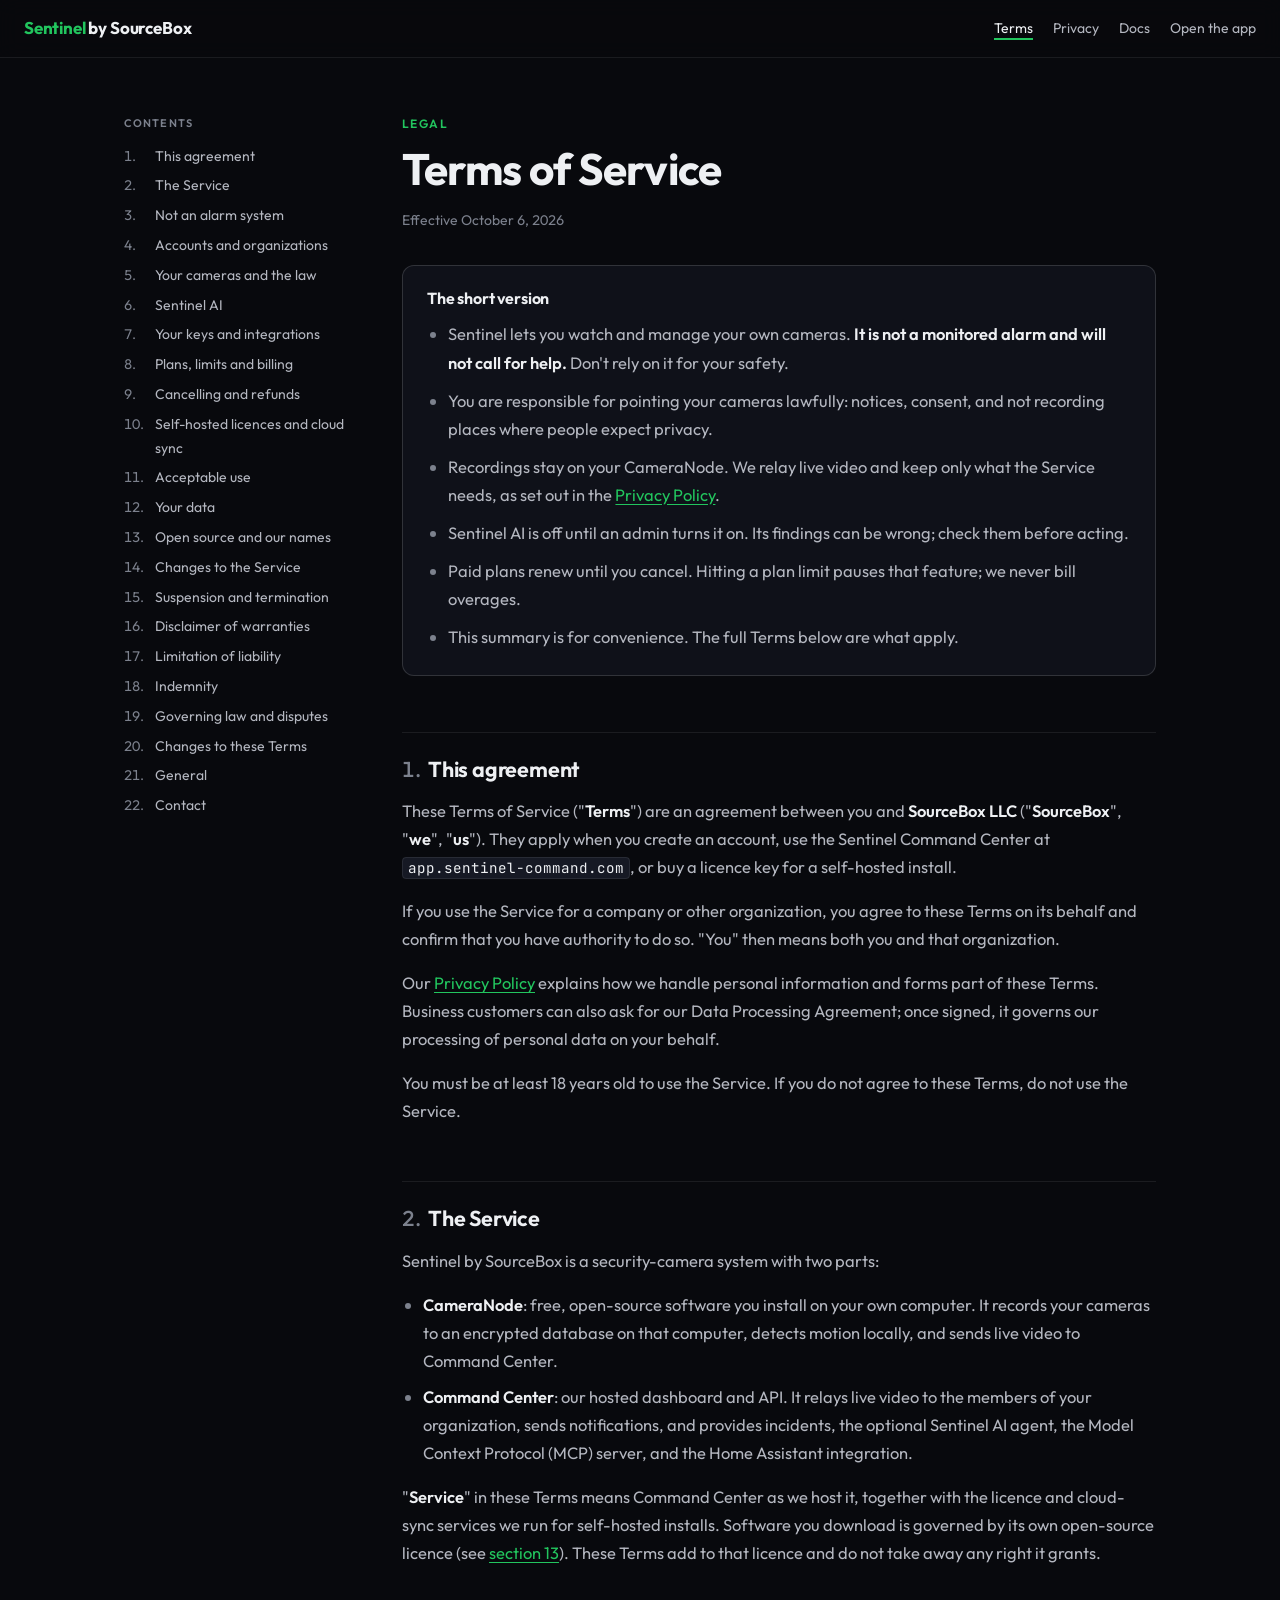
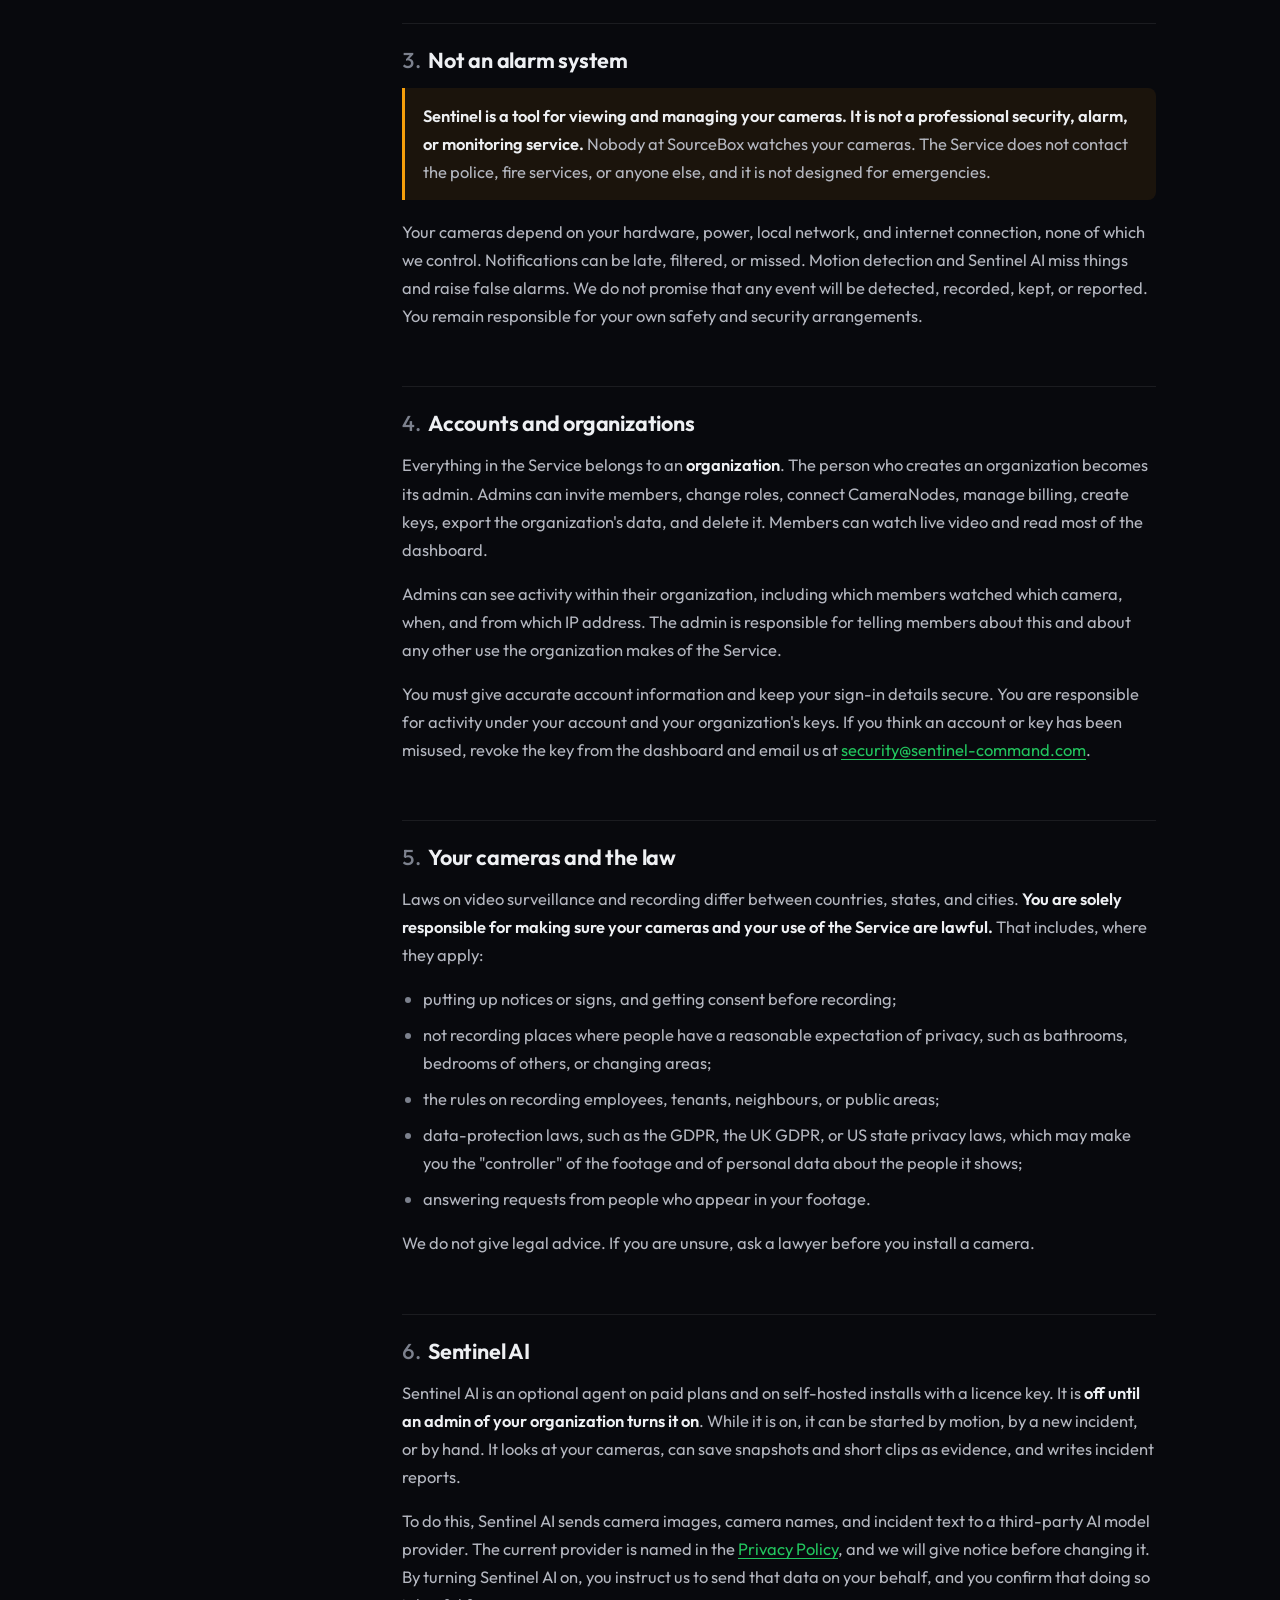
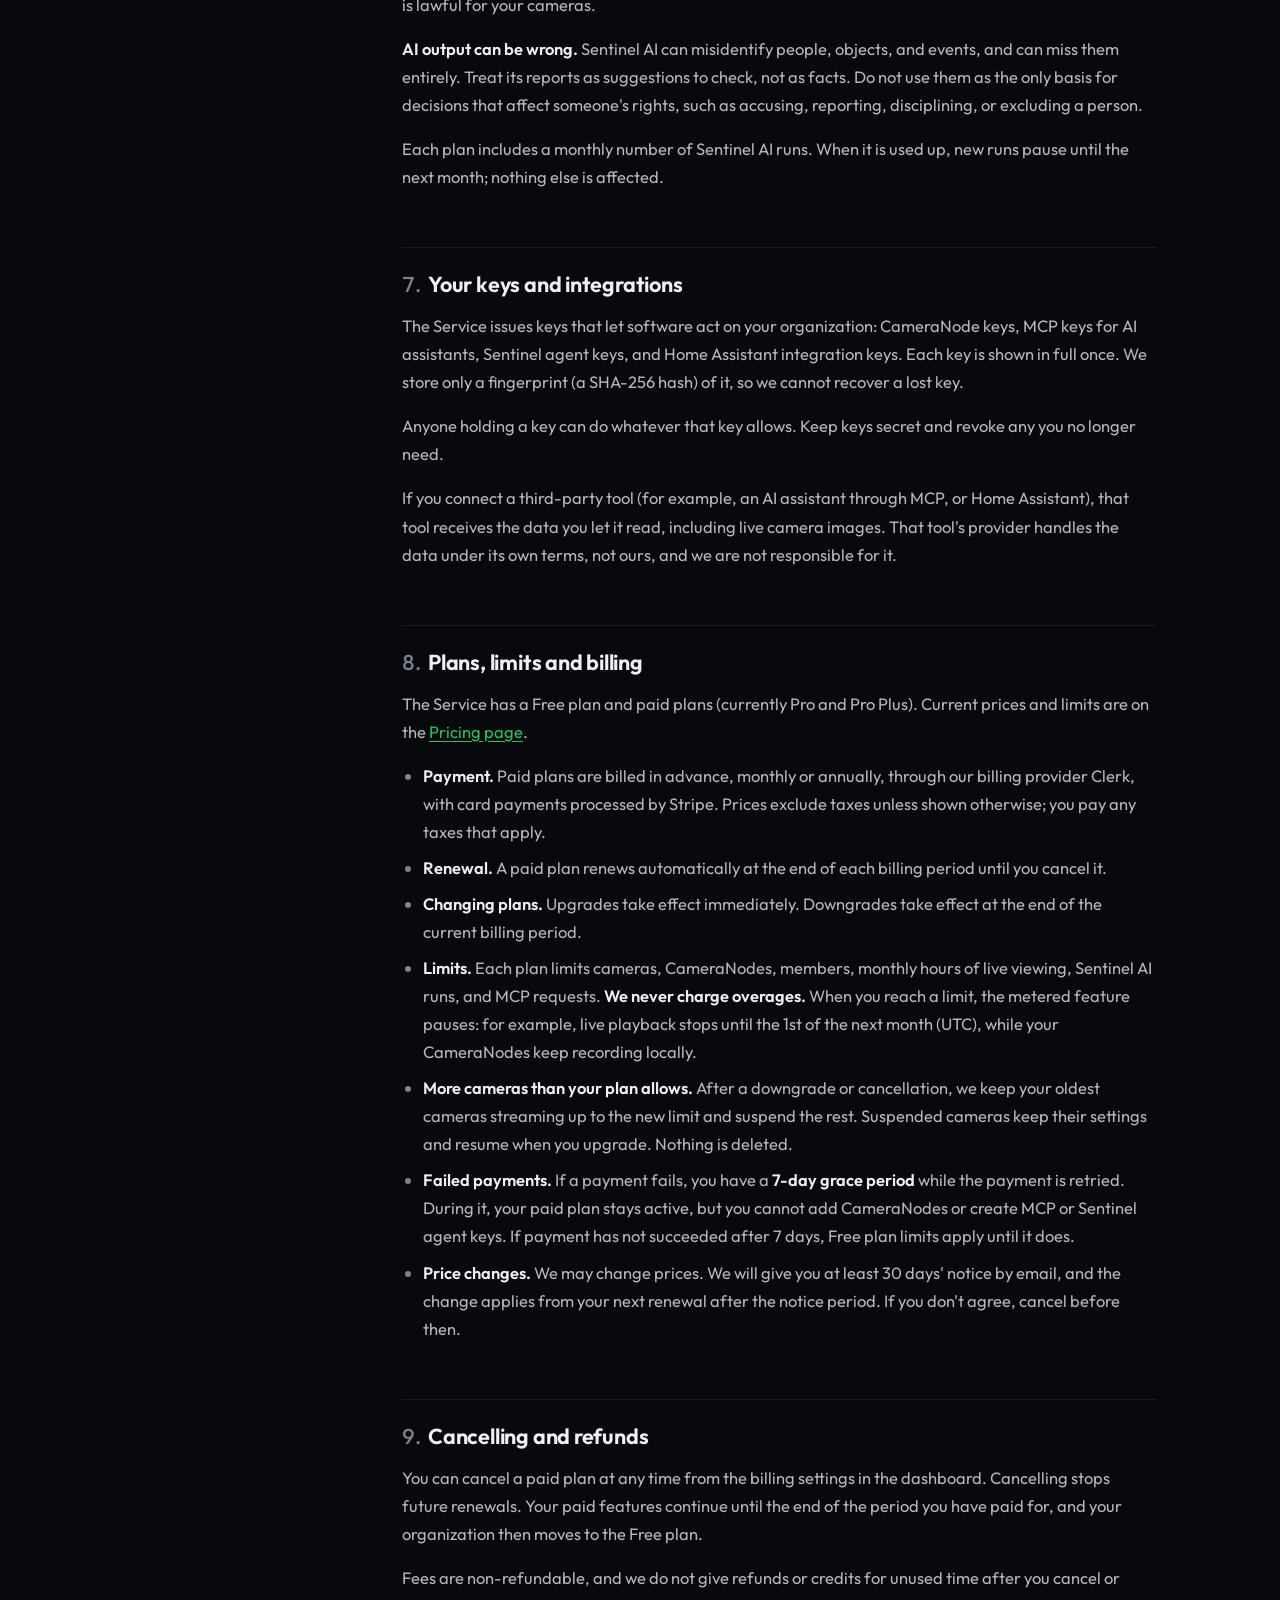
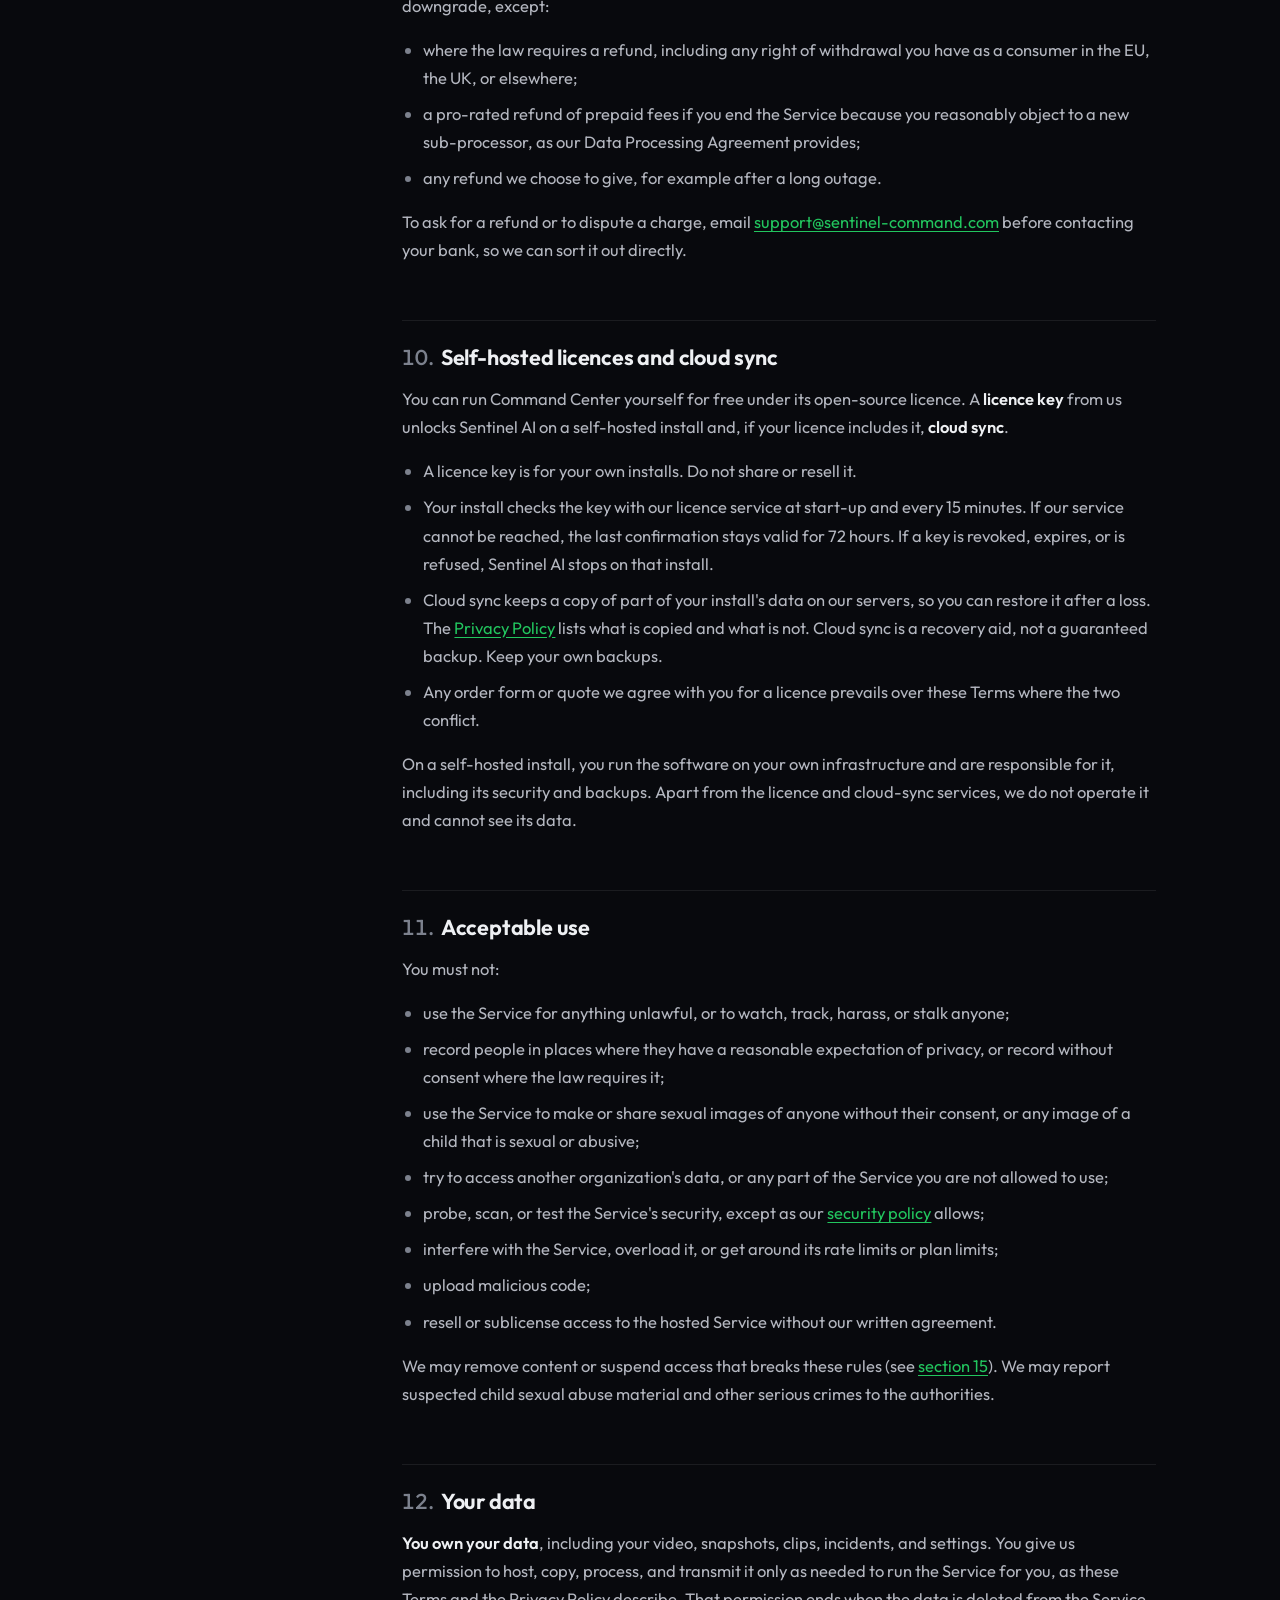
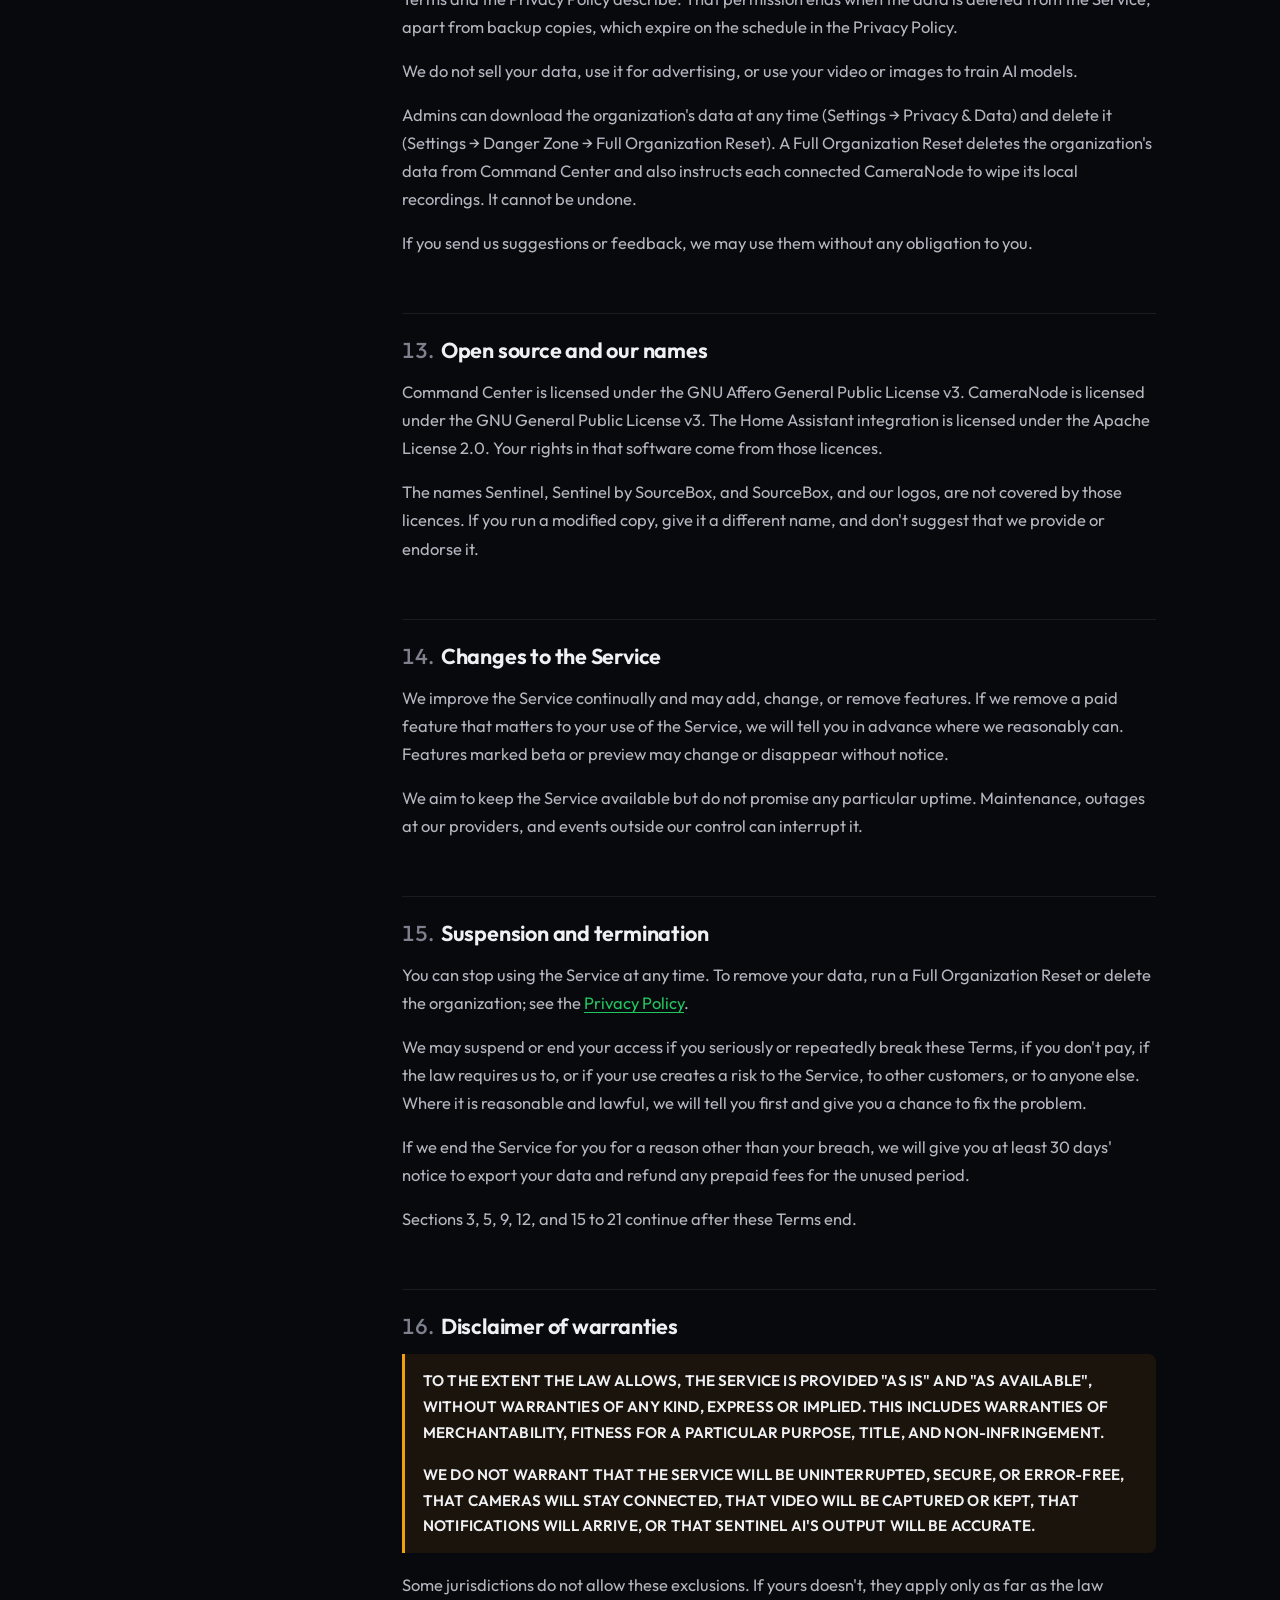
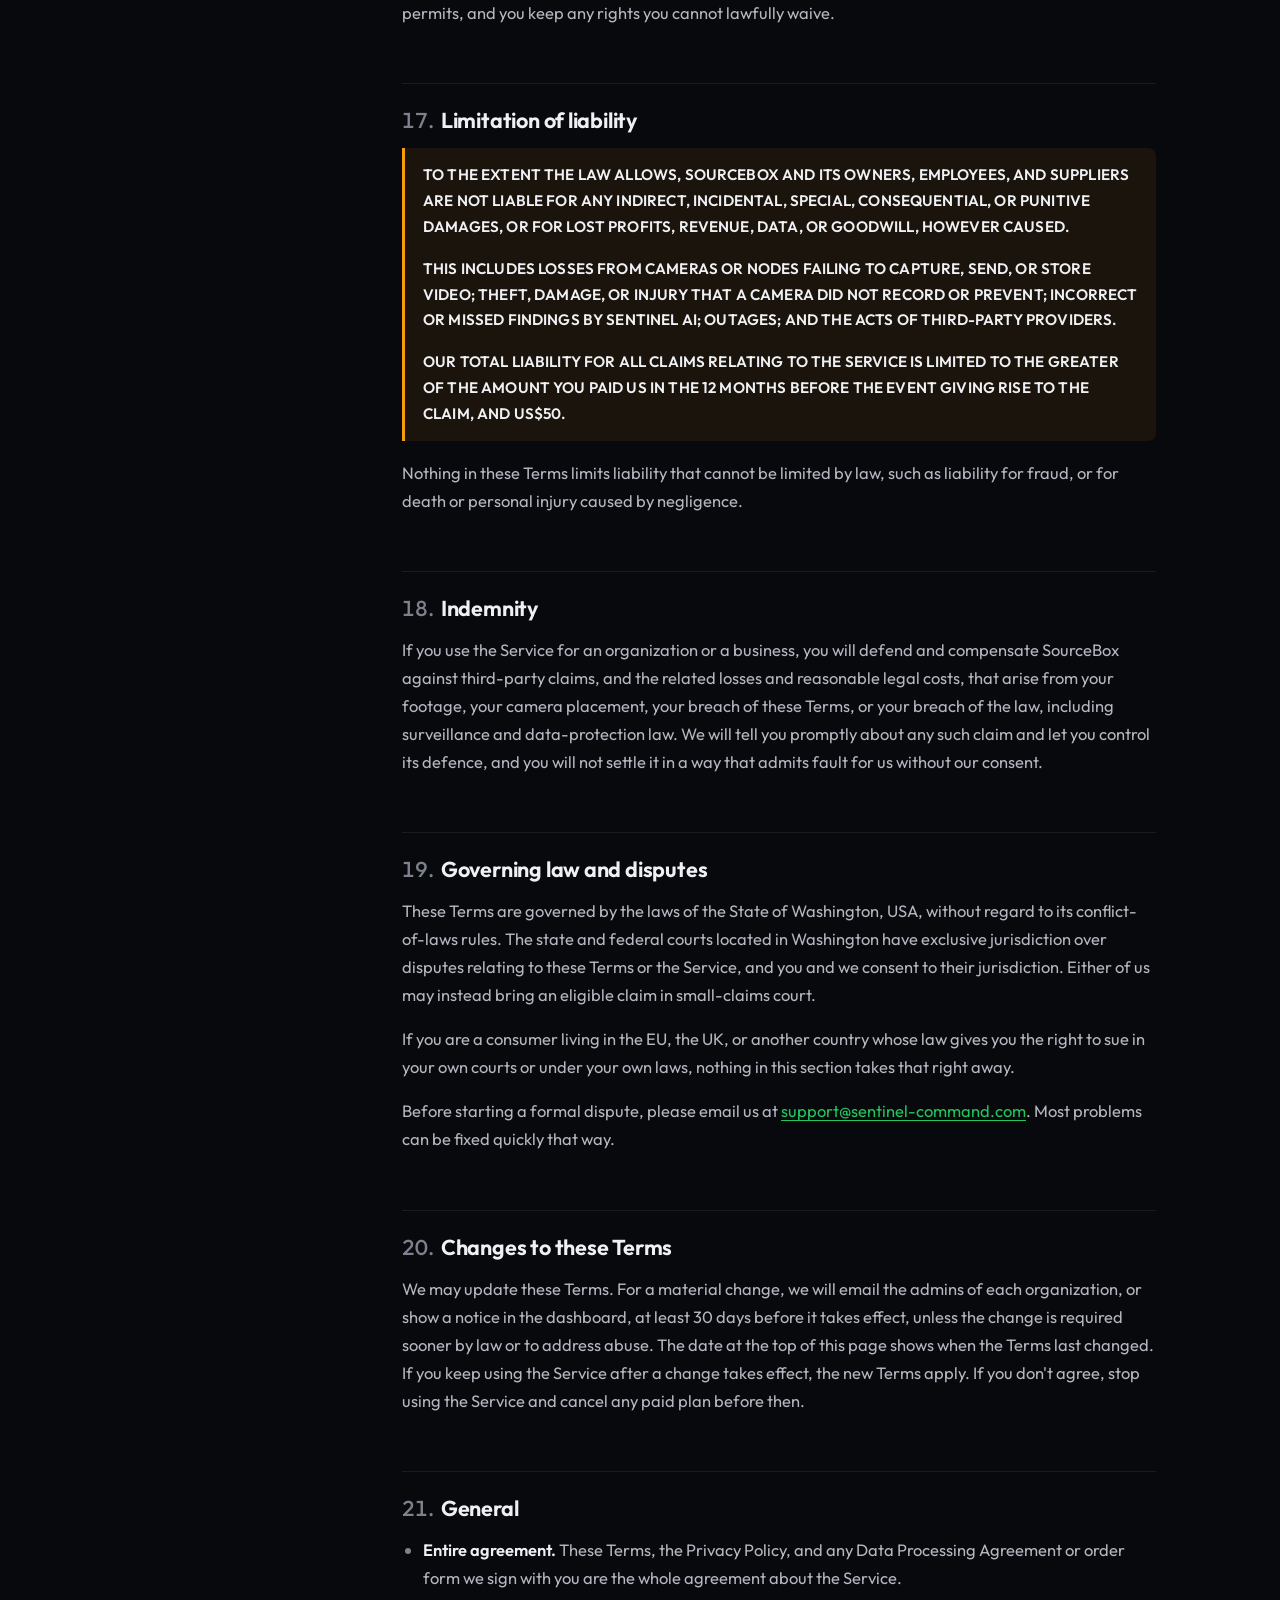
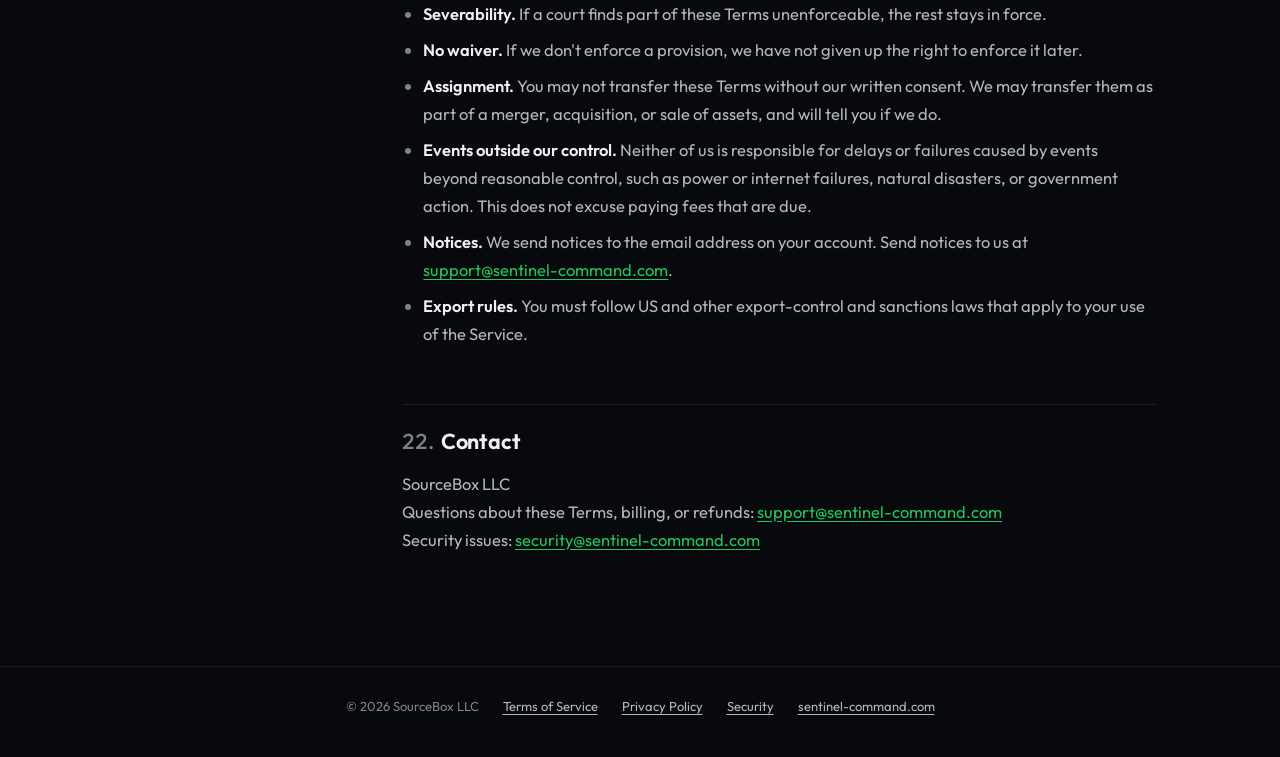
<file: docs/legal/terms.html>
<!DOCTYPE html>
<html lang="en">
<head>
  <meta charset="UTF-8">
  <meta name="viewport" content="width=device-width, initial-scale=1.0">
  <title>Terms of Service · Sentinel by SourceBox</title>
  <meta name="description" content="The terms that apply when you use Sentinel by SourceBox: the hosted Command Center, Sentinel AI, and self-hosted licences.">
  <link rel="canonical" href="https://sentinel-command.com/legal/terms">
  <link rel="icon" href="data:image/svg+xml,<svg xmlns='http://www.w3.org/2000/svg' viewBox='0 0 100 100'><rect width='100' height='100' rx='22' fill='%230a0a0f'/><text x='50' y='68' font-size='52' font-weight='700' text-anchor='middle' fill='%2322c55e' font-family='sans-serif'>S</text></svg>">
  <link rel="preconnect" href="https://fonts.googleapis.com">
  <link rel="preconnect" href="https://fonts.gstatic.com" crossorigin>
  <link href="https://fonts.googleapis.com/css2?family=Outfit:wght@400;500;600;700&family=JetBrains+Mono:wght@400;500&display=swap" rel="stylesheet">
  <link rel="stylesheet" href="legal.css">
</head>
<body>
  <header class="topbar">
    <a class="brand" href="/"><span>Sentinel</span><span class="by"> by SourceBox</span></a>
    <nav aria-label="Legal">
      <a href="terms" aria-current="page">Terms</a>
      <a href="privacy">Privacy</a>
      <a href="/documentation/">Docs</a>
      <a class="nav-app" href="https://app.sentinel-command.com">Open the app</a>
    </nav>
  </header>

  <div class="page">
    <details class="toc" id="toc">
      <summary>Contents</summary>
      <ol>
        <li><a href="#agreement">This agreement</a></li>
        <li><a href="#service">The Service</a></li>
        <li><a href="#not-an-alarm">Not an alarm system</a></li>
        <li><a href="#accounts">Accounts and organizations</a></li>
        <li><a href="#cameras-and-law">Your cameras and the law</a></li>
        <li><a href="#sentinel-ai">Sentinel AI</a></li>
        <li><a href="#integrations">Your keys and integrations</a></li>
        <li><a href="#plans">Plans, limits and billing</a></li>
        <li><a href="#cancel">Cancelling and refunds</a></li>
        <li><a href="#self-hosted">Self-hosted licences and cloud sync</a></li>
        <li><a href="#acceptable-use">Acceptable use</a></li>
        <li><a href="#your-data">Your data</a></li>
        <li><a href="#open-source">Open source and our names</a></li>
        <li><a href="#changes-service">Changes to the Service</a></li>
        <li><a href="#termination">Suspension and termination</a></li>
        <li><a href="#warranties">Disclaimer of warranties</a></li>
        <li><a href="#liability">Limitation of liability</a></li>
        <li><a href="#indemnity">Indemnity</a></li>
        <li><a href="#law">Governing law and disputes</a></li>
        <li><a href="#changes-terms">Changes to these Terms</a></li>
        <li><a href="#general">General</a></li>
        <li><a href="#contact">Contact</a></li>
      </ol>
    </details>

    <article>
      <p class="eyebrow">Legal</p>
      <h1>Terms of Service</h1>
      <p class="dates">Effective October 6, 2026</p>

      <section class="summary" aria-labelledby="summary-heading">
        <h2 id="summary-heading">The short version</h2>
        <ul>
          <li>Sentinel lets you watch and manage your own cameras. <strong>It is not a monitored alarm and will not call for help.</strong> Don't rely on it for your safety.</li>
          <li>You are responsible for pointing your cameras lawfully: notices, consent, and not recording places where people expect privacy.</li>
          <li>Recordings stay on your CameraNode. We relay live video and keep only what the Service needs, as set out in the <a href="privacy">Privacy Policy</a>.</li>
          <li>Sentinel AI is off until an admin turns it on. Its findings can be wrong; check them before acting.</li>
          <li>Paid plans renew until you cancel. Hitting a plan limit pauses that feature; we never bill overages.</li>
          <li>This summary is for convenience. The full Terms below are what apply.</li>
        </ul>
      </section>

      <h2 id="agreement"><span class="num">1.</span>This agreement</h2>
      <p>These Terms of Service ("<strong>Terms</strong>") are an agreement between you and <strong>SourceBox LLC</strong> ("<strong>SourceBox</strong>", "<strong>we</strong>", "<strong>us</strong>"). They apply when you create an account, use the Sentinel Command Center at <code>app.sentinel-command.com</code>, or buy a licence key for a self-hosted install.</p>
      <p>If you use the Service for a company or other organization, you agree to these Terms on its behalf and confirm that you have authority to do so. "You" then means both you and that organization.</p>
      <p>Our <a href="privacy">Privacy Policy</a> explains how we handle personal information and forms part of these Terms. Business customers can also ask for our Data Processing Agreement; once signed, it governs our processing of personal data on your behalf.</p>
      <p>You must be at least 18 years old to use the Service. If you do not agree to these Terms, do not use the Service.</p>

      <h2 id="service"><span class="num">2.</span>The Service</h2>
      <p>Sentinel by SourceBox is a security-camera system with two parts:</p>
      <ul>
        <li><strong>CameraNode</strong>: free, open-source software you install on your own computer. It records your cameras to an encrypted database on that computer, detects motion locally, and sends live video to Command Center.</li>
        <li><strong>Command Center</strong>: our hosted dashboard and API. It relays live video to the members of your organization, sends notifications, and provides incidents, the optional Sentinel AI agent, the Model Context Protocol (MCP) server, and the Home Assistant integration.</li>
      </ul>
      <p>"<strong>Service</strong>" in these Terms means Command Center as we host it, together with the licence and cloud-sync services we run for self-hosted installs. Software you download is governed by its own open-source licence (see <a href="#open-source">section 13</a>). These Terms add to that licence and do not take away any right it grants.</p>

      <h2 id="not-an-alarm"><span class="num">3.</span>Not an alarm system</h2>
      <div class="callout">
        <p><strong>Sentinel is a tool for viewing and managing your cameras. It is not a professional security, alarm, or monitoring service.</strong> Nobody at SourceBox watches your cameras. The Service does not contact the police, fire services, or anyone else, and it is not designed for emergencies.</p>
      </div>
      <p>Your cameras depend on your hardware, power, local network, and internet connection, none of which we control. Notifications can be late, filtered, or missed. Motion detection and Sentinel AI miss things and raise false alarms. We do not promise that any event will be detected, recorded, kept, or reported. You remain responsible for your own safety and security arrangements.</p>

      <h2 id="accounts"><span class="num">4.</span>Accounts and organizations</h2>
      <p>Everything in the Service belongs to an <strong>organization</strong>. The person who creates an organization becomes its admin. Admins can invite members, change roles, connect CameraNodes, manage billing, create keys, export the organization's data, and delete it. Members can watch live video and read most of the dashboard.</p>
      <p>Admins can see activity within their organization, including which members watched which camera, when, and from which IP address. The admin is responsible for telling members about this and about any other use the organization makes of the Service.</p>
      <p>You must give accurate account information and keep your sign-in details secure. You are responsible for activity under your account and your organization's keys. If you think an account or key has been misused, revoke the key from the dashboard and email us at <a href="mailto:security@sentinel-command.com">security@sentinel-command.com</a>.</p>

      <h2 id="cameras-and-law"><span class="num">5.</span>Your cameras and the law</h2>
      <p>Laws on video surveillance and recording differ between countries, states, and cities. <strong>You are solely responsible for making sure your cameras and your use of the Service are lawful.</strong> That includes, where they apply:</p>
      <ul>
        <li>putting up notices or signs, and getting consent before recording;</li>
        <li>not recording places where people have a reasonable expectation of privacy, such as bathrooms, bedrooms of others, or changing areas;</li>
        <li>the rules on recording employees, tenants, neighbours, or public areas;</li>
        <li>data-protection laws, such as the GDPR, the UK GDPR, or US state privacy laws, which may make you the "controller" of the footage and of personal data about the people it shows;</li>
        <li>answering requests from people who appear in your footage.</li>
      </ul>
      <p>We do not give legal advice. If you are unsure, ask a lawyer before you install a camera.</p>

      <h2 id="sentinel-ai"><span class="num">6.</span>Sentinel AI</h2>
      <p>Sentinel AI is an optional agent on paid plans and on self-hosted installs with a licence key. It is <strong>off until an admin of your organization turns it on</strong>. While it is on, it can be started by motion, by a new incident, or by hand. It looks at your cameras, can save snapshots and short clips as evidence, and writes incident reports.</p>
      <p>To do this, Sentinel AI sends camera images, camera names, and incident text to a third-party AI model provider. The current provider is named in the <a href="privacy#sentinel-ai">Privacy Policy</a>, and we will give notice before changing it. By turning Sentinel AI on, you instruct us to send that data on your behalf, and you confirm that doing so is lawful for your cameras.</p>
      <p><strong>AI output can be wrong.</strong> Sentinel AI can misidentify people, objects, and events, and can miss them entirely. Treat its reports as suggestions to check, not as facts. Do not use them as the only basis for decisions that affect someone's rights, such as accusing, reporting, disciplining, or excluding a person.</p>
      <p>Each plan includes a monthly number of Sentinel AI runs. When it is used up, new runs pause until the next month; nothing else is affected.</p>

      <h2 id="integrations"><span class="num">7.</span>Your keys and integrations</h2>
      <p>The Service issues keys that let software act on your organization: CameraNode keys, MCP keys for AI assistants, Sentinel agent keys, and Home Assistant integration keys. Each key is shown in full once. We store only a fingerprint (a SHA-256 hash) of it, so we cannot recover a lost key.</p>
      <p>Anyone holding a key can do whatever that key allows. Keep keys secret and revoke any you no longer need.</p>
      <p>If you connect a third-party tool (for example, an AI assistant through MCP, or Home Assistant), that tool receives the data you let it read, including live camera images. That tool's provider handles the data under its own terms, not ours, and we are not responsible for it.</p>

      <h2 id="plans"><span class="num">8.</span>Plans, limits and billing</h2>
      <p>The Service has a Free plan and paid plans (currently Pro and Pro Plus). Current prices and limits are on the <a href="https://app.sentinel-command.com/pricing">Pricing page</a>.</p>
      <ul>
        <li><strong>Payment.</strong> Paid plans are billed in advance, monthly or annually, through our billing provider Clerk, with card payments processed by Stripe. Prices exclude taxes unless shown otherwise; you pay any taxes that apply.</li>
        <li><strong>Renewal.</strong> A paid plan renews automatically at the end of each billing period until you cancel it.</li>
        <li><strong>Changing plans.</strong> Upgrades take effect immediately. Downgrades take effect at the end of the current billing period.</li>
        <li><strong>Limits.</strong> Each plan limits cameras, CameraNodes, members, monthly hours of live viewing, Sentinel AI runs, and MCP requests. <strong>We never charge overages.</strong> When you reach a limit, the metered feature pauses: for example, live playback stops until the 1st of the next month (UTC), while your CameraNodes keep recording locally.</li>
        <li><strong>More cameras than your plan allows.</strong> After a downgrade or cancellation, we keep your oldest cameras streaming up to the new limit and suspend the rest. Suspended cameras keep their settings and resume when you upgrade. Nothing is deleted.</li>
        <li><strong>Failed payments.</strong> If a payment fails, you have a <strong>7-day grace period</strong> while the payment is retried. During it, your paid plan stays active, but you cannot add CameraNodes or create MCP or Sentinel agent keys. If payment has not succeeded after 7 days, Free plan limits apply until it does.</li>
        <li><strong>Price changes.</strong> We may change prices. We will give you at least 30 days' notice by email, and the change applies from your next renewal after the notice period. If you don't agree, cancel before then.</li>
      </ul>

      <h2 id="cancel"><span class="num">9.</span>Cancelling and refunds</h2>
      <p>You can cancel a paid plan at any time from the billing settings in the dashboard. Cancelling stops future renewals. Your paid features continue until the end of the period you have paid for, and your organization then moves to the Free plan.</p>
      <p>Fees are non-refundable, and we do not give refunds or credits for unused time after you cancel or downgrade, except:</p>
      <ul>
        <li>where the law requires a refund, including any right of withdrawal you have as a consumer in the EU, the UK, or elsewhere;</li>
        <li>a pro-rated refund of prepaid fees if you end the Service because you reasonably object to a new sub-processor, as our Data Processing Agreement provides;</li>
        <li>any refund we choose to give, for example after a long outage.</li>
      </ul>
      <p>To ask for a refund or to dispute a charge, email <a href="mailto:support@sentinel-command.com">support@sentinel-command.com</a> before contacting your bank, so we can sort it out directly.</p>

      <h2 id="self-hosted"><span class="num">10.</span>Self-hosted licences and cloud sync</h2>
      <p>You can run Command Center yourself for free under its open-source licence. A <strong>licence key</strong> from us unlocks Sentinel AI on a self-hosted install and, if your licence includes it, <strong>cloud sync</strong>.</p>
      <ul>
        <li>A licence key is for your own installs. Do not share or resell it.</li>
        <li>Your install checks the key with our licence service at start-up and every 15 minutes. If our service cannot be reached, the last confirmation stays valid for 72 hours. If a key is revoked, expires, or is refused, Sentinel AI stops on that install.</li>
        <li>Cloud sync keeps a copy of part of your install's data on our servers, so you can restore it after a loss. The <a href="privacy#self-hosted">Privacy Policy</a> lists what is copied and what is not. Cloud sync is a recovery aid, not a guaranteed backup. Keep your own backups.</li>
        <li>Any order form or quote we agree with you for a licence prevails over these Terms where the two conflict.</li>
      </ul>
      <p>On a self-hosted install, you run the software on your own infrastructure and are responsible for it, including its security and backups. Apart from the licence and cloud-sync services, we do not operate it and cannot see its data.</p>

      <h2 id="acceptable-use"><span class="num">11.</span>Acceptable use</h2>
      <p>You must not:</p>
      <ul>
        <li>use the Service for anything unlawful, or to watch, track, harass, or stalk anyone;</li>
        <li>record people in places where they have a reasonable expectation of privacy, or record without consent where the law requires it;</li>
        <li>use the Service to make or share sexual images of anyone without their consent, or any image of a child that is sexual or abusive;</li>
        <li>try to access another organization's data, or any part of the Service you are not allowed to use;</li>
        <li>probe, scan, or test the Service's security, except as our <a href="https://github.com/SourceBox-LLC/Sentinel-Command/blob/master/SECURITY.md">security policy</a> allows;</li>
        <li>interfere with the Service, overload it, or get around its rate limits or plan limits;</li>
        <li>upload malicious code;</li>
        <li>resell or sublicense access to the hosted Service without our written agreement.</li>
      </ul>
      <p>We may remove content or suspend access that breaks these rules (see <a href="#termination">section 15</a>). We may report suspected child sexual abuse material and other serious crimes to the authorities.</p>

      <h2 id="your-data"><span class="num">12.</span>Your data</h2>
      <p><strong>You own your data</strong>, including your video, snapshots, clips, incidents, and settings. You give us permission to host, copy, process, and transmit it only as needed to run the Service for you, as these Terms and the Privacy Policy describe. That permission ends when the data is deleted from the Service, apart from backup copies, which expire on the schedule in the Privacy Policy.</p>
      <p>We do not sell your data, use it for advertising, or use your video or images to train AI models.</p>
      <p>Admins can download the organization's data at any time (Settings → Privacy &amp; Data) and delete it (Settings → Danger Zone → Full Organization Reset). A Full Organization Reset deletes the organization's data from Command Center and also instructs each connected CameraNode to wipe its local recordings. It cannot be undone.</p>
      <p>If you send us suggestions or feedback, we may use them without any obligation to you.</p>

      <h2 id="open-source"><span class="num">13.</span>Open source and our names</h2>
      <p>Command Center is licensed under the GNU Affero General Public License v3. CameraNode is licensed under the GNU General Public License v3. The Home Assistant integration is licensed under the Apache License 2.0. Your rights in that software come from those licences.</p>
      <p>The names Sentinel, Sentinel by SourceBox, and SourceBox, and our logos, are not covered by those licences. If you run a modified copy, give it a different name, and don't suggest that we provide or endorse it.</p>

      <h2 id="changes-service"><span class="num">14.</span>Changes to the Service</h2>
      <p>We improve the Service continually and may add, change, or remove features. If we remove a paid feature that matters to your use of the Service, we will tell you in advance where we reasonably can. Features marked beta or preview may change or disappear without notice.</p>
      <p>We aim to keep the Service available but do not promise any particular uptime. Maintenance, outages at our providers, and events outside our control can interrupt it.</p>

      <h2 id="termination"><span class="num">15.</span>Suspension and termination</h2>
      <p>You can stop using the Service at any time. To remove your data, run a Full Organization Reset or delete the organization; see the <a href="privacy#your-rights">Privacy Policy</a>.</p>
      <p>We may suspend or end your access if you seriously or repeatedly break these Terms, if you don't pay, if the law requires us to, or if your use creates a risk to the Service, to other customers, or to anyone else. Where it is reasonable and lawful, we will tell you first and give you a chance to fix the problem.</p>
      <p>If we end the Service for you for a reason other than your breach, we will give you at least 30 days' notice to export your data and refund any prepaid fees for the unused period.</p>
      <p>Sections 3, 5, 9, 12, and 15 to 21 continue after these Terms end.</p>

      <h2 id="warranties"><span class="num">16.</span>Disclaimer of warranties</h2>
      <div class="callout">
        <p class="caps"><strong>To the extent the law allows, the Service is provided "as is" and "as available", without warranties of any kind, express or implied. This includes warranties of merchantability, fitness for a particular purpose, title, and non-infringement.</strong></p>
        <p class="caps"><strong>We do not warrant that the Service will be uninterrupted, secure, or error-free, that cameras will stay connected, that video will be captured or kept, that notifications will arrive, or that Sentinel AI's output will be accurate.</strong></p>
      </div>
      <p>Some jurisdictions do not allow these exclusions. If yours doesn't, they apply only as far as the law permits, and you keep any rights you cannot lawfully waive.</p>

      <h2 id="liability"><span class="num">17.</span>Limitation of liability</h2>
      <div class="callout">
        <p class="caps"><strong>To the extent the law allows, SourceBox and its owners, employees, and suppliers are not liable for any indirect, incidental, special, consequential, or punitive damages, or for lost profits, revenue, data, or goodwill, however caused.</strong></p>
        <p class="caps"><strong>This includes losses from cameras or nodes failing to capture, send, or store video; theft, damage, or injury that a camera did not record or prevent; incorrect or missed findings by Sentinel AI; outages; and the acts of third-party providers.</strong></p>
        <p class="caps"><strong>Our total liability for all claims relating to the Service is limited to the greater of the amount you paid us in the 12 months before the event giving rise to the claim, and US$50.</strong></p>
      </div>
      <p>Nothing in these Terms limits liability that cannot be limited by law, such as liability for fraud, or for death or personal injury caused by negligence.</p>

      <h2 id="indemnity"><span class="num">18.</span>Indemnity</h2>
      <p>If you use the Service for an organization or a business, you will defend and compensate SourceBox against third-party claims, and the related losses and reasonable legal costs, that arise from your footage, your camera placement, your breach of these Terms, or your breach of the law, including surveillance and data-protection law. We will tell you promptly about any such claim and let you control its defence, and you will not settle it in a way that admits fault for us without our consent.</p>

      <h2 id="law"><span class="num">19.</span>Governing law and disputes</h2>
      <p>These Terms are governed by the laws of the State of Washington, USA, without regard to its conflict-of-laws rules. The state and federal courts located in Washington have exclusive jurisdiction over disputes relating to these Terms or the Service, and you and we consent to their jurisdiction. Either of us may instead bring an eligible claim in small-claims court.</p>
      <p>If you are a consumer living in the EU, the UK, or another country whose law gives you the right to sue in your own courts or under your own laws, nothing in this section takes that right away.</p>
      <p>Before starting a formal dispute, please email us at <a href="mailto:support@sentinel-command.com">support@sentinel-command.com</a>. Most problems can be fixed quickly that way.</p>

      <h2 id="changes-terms"><span class="num">20.</span>Changes to these Terms</h2>
      <p>We may update these Terms. For a material change, we will email the admins of each organization, or show a notice in the dashboard, at least 30 days before it takes effect, unless the change is required sooner by law or to address abuse. The date at the top of this page shows when the Terms last changed. If you keep using the Service after a change takes effect, the new Terms apply. If you don't agree, stop using the Service and cancel any paid plan before then.</p>

      <h2 id="general"><span class="num">21.</span>General</h2>
      <ul>
        <li><strong>Entire agreement.</strong> These Terms, the Privacy Policy, and any Data Processing Agreement or order form we sign with you are the whole agreement about the Service.</li>
        <li><strong>Severability.</strong> If a court finds part of these Terms unenforceable, the rest stays in force.</li>
        <li><strong>No waiver.</strong> If we don't enforce a provision, we have not given up the right to enforce it later.</li>
        <li><strong>Assignment.</strong> You may not transfer these Terms without our written consent. We may transfer them as part of a merger, acquisition, or sale of assets, and will tell you if we do.</li>
        <li><strong>Events outside our control.</strong> Neither of us is responsible for delays or failures caused by events beyond reasonable control, such as power or internet failures, natural disasters, or government action. This does not excuse paying fees that are due.</li>
        <li><strong>Notices.</strong> We send notices to the email address on your account. Send notices to us at <a href="mailto:support@sentinel-command.com">support@sentinel-command.com</a>.</li>
        <li><strong>Export rules.</strong> You must follow US and other export-control and sanctions laws that apply to your use of the Service.</li>
      </ul>

      <h2 id="contact"><span class="num">22.</span>Contact</h2>
      <p>SourceBox LLC<br>
      Questions about these Terms, billing, or refunds: <a href="mailto:support@sentinel-command.com">support@sentinel-command.com</a><br>
      Security issues: <a href="mailto:security@sentinel-command.com">security@sentinel-command.com</a></p>
    </article>
  </div>

  <footer>
    <span>© 2026 SourceBox LLC</span>
    <a href="terms">Terms of Service</a>
    <a href="privacy">Privacy Policy</a>
    <a href="/security">Security</a>
    <a href="/">sentinel-command.com</a>
  </footer>
  <script>
    // Contents start open on wide screens, where they sit in the sidebar.
    if (window.matchMedia("(min-width: 960px)").matches) document.getElementById("toc").open = true
  </script>
</body>
</html>
</file>
<file: docs/legal/legal.css>
/* Shared styles for /legal/terms and /legal/privacy.
   Dark, to match the rest of sentinel-command.com; prints light. */

:root {
  --bg: #08090d;
  --bg-1: #0f1119;
  --bg-2: #161924;
  --border: rgba(255, 255, 255, 0.08);
  --border-2: rgba(255, 255, 255, 0.14);
  --green: #22c55e;
  --green-dim: rgba(34, 197, 94, 0.1);
  --amber: #f59e0b;
  --amber-dim: rgba(245, 158, 11, 0.08);
  --text: #eef0f3;
  --text-2: #b4b7c0;
  --text-3: #7c818d;
  --font: 'Outfit', system-ui, -apple-system, 'Segoe UI', sans-serif;
  --mono: 'JetBrains Mono', ui-monospace, SFMono-Regular, Menlo, monospace;
  --measure: 70ch;
}

*, *::before, *::after { box-sizing: border-box; }
html { scroll-behavior: smooth; scroll-padding-top: 80px; }
@media (prefers-reduced-motion: reduce) { html { scroll-behavior: auto; } }

body {
  margin: 0;
  font-family: var(--font);
  font-size: 16.5px;
  line-height: 1.7;
  background: var(--bg);
  color: var(--text-2);
  -webkit-font-smoothing: antialiased;
}

a { color: var(--green); text-underline-offset: 3px; }
a:hover { text-decoration: underline; }
a:focus-visible, summary:focus-visible { outline: 2px solid var(--green); outline-offset: 3px; border-radius: 3px; }
::selection { background: var(--green-dim); color: var(--text); }

/* ── Top bar ── */
.topbar {
  position: sticky; top: 0; z-index: 10;
  display: flex; align-items: center; justify-content: space-between; gap: 16px;
  padding: 14px 24px;
  background: rgba(8, 9, 13, 0.88);
  backdrop-filter: blur(10px);
  border-bottom: 1px solid var(--border);
}
.brand { font-weight: 700; font-size: 17px; color: var(--text); text-decoration: none; letter-spacing: -0.01em; }
.brand span { color: var(--green); }
.brand .by { color: var(--text); }
.brand:hover { text-decoration: none; }
.topbar nav { display: flex; gap: 20px; flex-wrap: wrap; font-size: 14px; }
.topbar nav a { color: var(--text-2); text-decoration: none; }
.topbar nav a:hover, .topbar nav a[aria-current="page"] { color: var(--text); }
.topbar nav a[aria-current="page"] { box-shadow: inset 0 -2px 0 var(--green); }

/* ── Layout ── */
.page {
  display: grid;
  grid-template-columns: minmax(0, 1fr);
  gap: 48px;
  max-width: 1080px;
  margin: 0 auto;
  padding: 56px 24px 96px;
}
@media (min-width: 960px) {
  .page { grid-template-columns: 230px minmax(0, 1fr); }
}

.toc { font-size: 14px; }
@media (min-width: 960px) {
  .toc summary { pointer-events: none; }
  .page .toc[open] summary::after { content: none; }
  .toc { position: sticky; top: 88px; align-self: start; max-height: calc(100vh - 110px); overflow-y: auto; }
}
.toc summary { font-size: 11px; letter-spacing: 0.1em; text-transform: uppercase; color: var(--text-3); margin: 0 0 12px; font-weight: 600; cursor: pointer; list-style: none; }
.toc summary::-webkit-details-marker { display: none; }
.toc summary::after { content: " +"; }
.toc[open] summary::after { content: " −"; }
.toc ol { list-style: none; margin: 0; padding: 0; counter-reset: toc; }
.toc li { counter-increment: toc; margin: 0 0 6px; }
.toc a { color: var(--text-2); text-decoration: none; display: grid; grid-template-columns: 2.2em 1fr; }
.toc a::before { content: counter(toc) "."; color: var(--text-3); font-variant-numeric: tabular-nums; }
.toc a:hover { color: var(--text); }
@media (max-width: 959px) {
  .toc { order: 1; border: 1px solid var(--border); border-radius: 10px; padding: 14px 18px 4px; background: var(--bg-1); }
  .toc:not([open]) { padding-bottom: 2px; }
  article { order: 2; }
  .toc ol { columns: 2 220px; column-gap: 24px; }
  .toc li { break-inside: avoid; }
}

article { max-width: var(--measure); min-width: 0; }

.eyebrow { font-size: 12px; letter-spacing: 0.12em; text-transform: uppercase; color: var(--green); font-weight: 600; margin: 0 0 10px; }
h1 { font-size: clamp(2rem, 4.5vw, 2.75rem); line-height: 1.15; color: var(--text); margin: 0 0 14px; letter-spacing: -0.02em; text-wrap: balance; font-weight: 700; }
.dates { font-size: 14px; color: var(--text-3); margin: 0 0 32px; font-variant-numeric: tabular-nums; }

h2 {
  font-size: 1.35rem; line-height: 1.3; color: var(--text);
  margin: 56px 0 14px; padding-top: 22px; border-top: 1px solid var(--border);
  letter-spacing: -0.01em; text-wrap: balance; font-weight: 650;
}
h2 .num { color: var(--text-3); font-variant-numeric: tabular-nums; margin-right: 0.35em; font-weight: 500; }
h3 { font-size: 1.05rem; color: var(--text); margin: 30px 0 8px; font-weight: 600; }
p, ul, ol { margin: 0 0 16px; }
ul, ol { padding-left: 1.3em; }
li { margin: 0 0 8px; }
li::marker { color: var(--text-3); }
strong { color: var(--text); font-weight: 600; }
code { font-family: var(--mono); font-size: 0.86em; background: var(--bg-2); border: 1px solid var(--border); border-radius: 4px; padding: 1px 5px; color: var(--text); }

/* The plain-language summary at the top of each document. */
.summary {
  background: var(--bg-1);
  border: 1px solid var(--border-2);
  border-radius: 12px;
  padding: 22px 24px 8px;
  margin: 0 0 8px;
}
.summary h2 { margin: 0 0 12px; padding: 0; border: 0; font-size: 1rem; }
.summary li { margin-bottom: 10px; }

/* Clauses that must stand out (warranty disclaimers, the alarm caveat). */
.callout {
  border-left: 3px solid var(--amber);
  background: var(--amber-dim);
  padding: 14px 18px;
  border-radius: 0 8px 8px 0;
  margin: 0 0 18px;
}
.callout p:last-child { margin-bottom: 0; }

.caps { text-transform: uppercase; font-size: 0.92em; letter-spacing: 0.01em; }

/* Tables (sub-processors, retention). */
.table-wrap { overflow-x: auto; margin: 0 0 20px; border: 1px solid var(--border); border-radius: 10px; }
table { border-collapse: collapse; width: 100%; font-size: 14.5px; line-height: 1.55; }
th, td { text-align: left; vertical-align: top; padding: 11px 14px; border-bottom: 1px solid var(--border); }
th { color: var(--text); font-weight: 600; background: var(--bg-1); font-size: 13px; letter-spacing: 0.02em; }
tr:last-child td { border-bottom: 0; }
td:first-child { color: var(--text); font-weight: 500; white-space: nowrap; }
@media (max-width: 600px) { td:first-child { white-space: normal; } }

footer {
  border-top: 1px solid var(--border);
  padding: 28px 24px 40px;
  font-size: 13px; color: var(--text-3);
  display: flex; flex-wrap: wrap; gap: 8px 24px; justify-content: center;
}
footer a { color: var(--text-2); }

@media (max-width: 600px) {
  body { font-size: 16px; }
  .topbar { padding: 12px 16px; }
  .brand .by, .topbar .nav-app { display: none; }
  .topbar nav { gap: 16px; }
  .page { padding: 36px 16px 72px; }
}

@media print {
  :root { --bg: #fff; --bg-1: #f6f6f6; --bg-2: #f0f0f0; --text: #000; --text-2: #222; --text-3: #555; --border: #ddd; --border-2: #ccc; --green: #0a6b32; --amber-dim: #fff8e6; }
  .topbar, .toc, footer { display: none; }
  .page { display: block; padding: 0; }
  article { max-width: none; }
  a { color: inherit; }
  h2 { break-after: avoid; }
}
</file>
